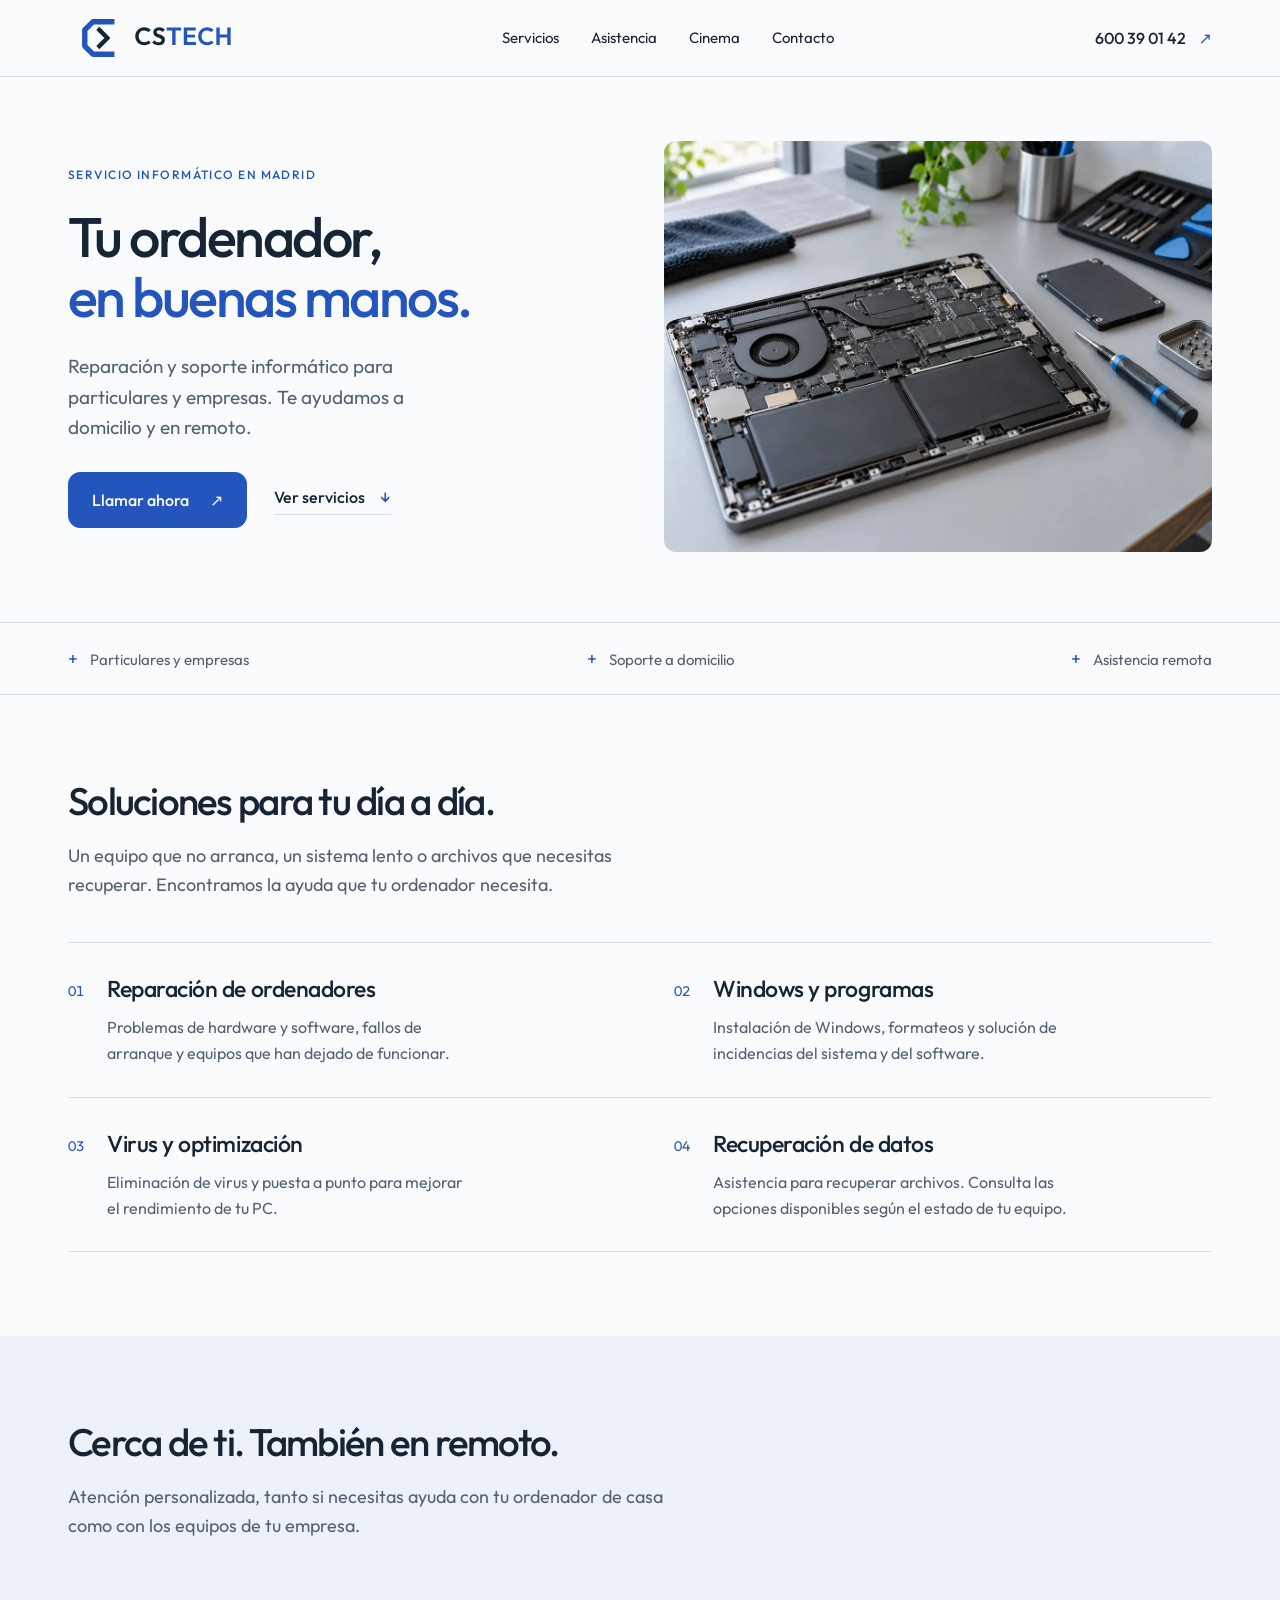
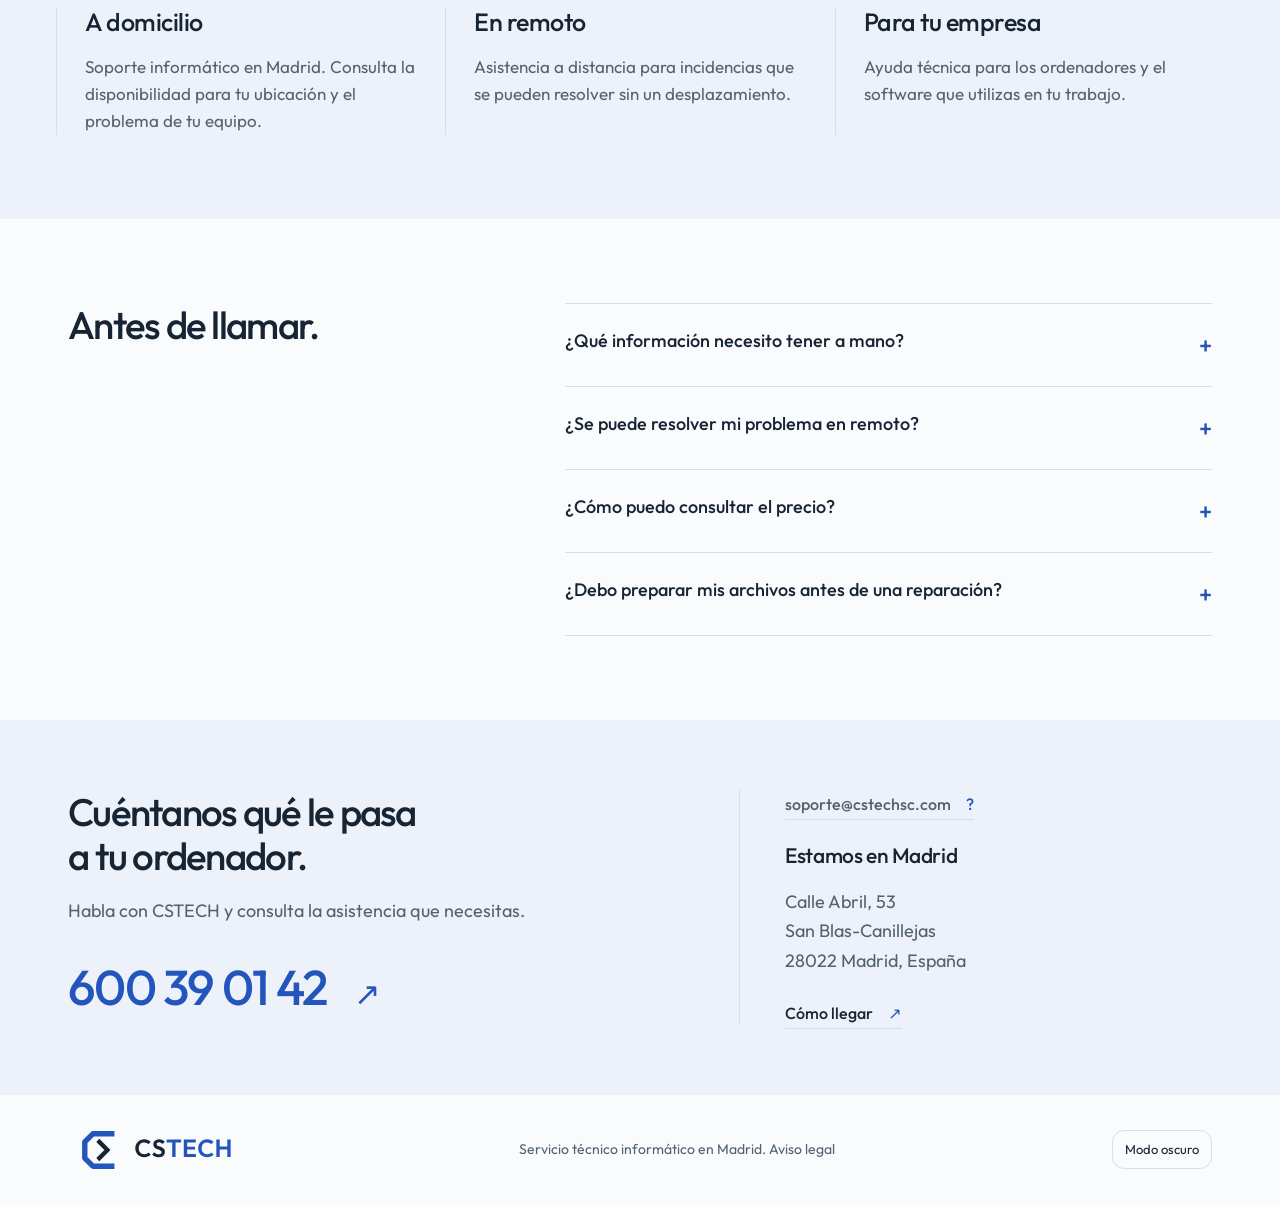
<file: index.html>
<!doctype html>
<html lang="es">
<head>
  <meta charset="UTF-8">
  <meta name="viewport" content="width=device-width, initial-scale=1">
  <title>CSTECH | Reparación de ordenadores y soporte informático en Madrid</title>
  <meta name="description" content="Servicio técnico informático en Madrid. Reparación de ordenadores, asistencia a domicilio y remota, instalación de Windows y recuperación de datos. Llama al 600 39 01 42.">
  <meta name="theme-color" content="#2355bc">
  <link rel="canonical" href="https://cstechsc.com/">
  <meta property="og:title" content="CSTECH | Tu ordenador, en buenas manos">
  <meta property="og:description" content="Reparación de ordenadores y soporte informático en Madrid. A domicilio y en remoto, para particulares y empresas.">
  <meta property="og:type" content="website">
  <meta property="og:url" content="https://cstechsc.com/">
  <meta property="og:image" content="https://cstechsc.com/images/reparacion.webp">
  <link rel="preload" as="image" href="/images/reparacion.webp" fetchpriority="high">
  <script type="application/ld+json">{"@context":"https://schema.org","@type":"LocalBusiness","name":"CSTECH","logo":"https://cstechsc.com/marca/logo-principal.png","url":"https://cstechsc.com/","telephone":"+34600390142","address":{"@type":"PostalAddress","streetAddress":"Calle Abril, 53","addressLocality":"Madrid","addressRegion":"Madrid","postalCode":"28022","addressCountry":"ES"},"areaServed":"Madrid","hasMap":"https://www.google.com/maps?cid=15562600973157201004","description":"Servicio técnico informático: reparación de ordenadores, soporte a domicilio y asistencia remota para particulares y empresas."}</script>
<link rel="icon" href="/favicon.svg" type="image/svg+xml"><link rel="apple-touch-icon" href="/apple-touch-icon.png">  <script type="module" crossorigin src="/assets/main-BhO9W3ni.js"></script>
  <link rel="stylesheet" crossorigin href="/assets/main-9bM_xtZb.css">
</head>
<body>
  <a class="skip-link" href="#contenido">Ir al contenido</a>
  <header class="site-header">
    <nav class="container nav-shell" aria-label="Navegación principal">
      <a class="wordmark" href="#" aria-label="CSTECH, inicio"><img class="brand-logo brand-logo-light" src="/marca/logo-principal.svg" alt="CSTECH" width="174" height="54"><img class="brand-logo brand-logo-dark" src="/marca/logo-inverso.svg" alt="CSTECH" width="174" height="54"></a>
      <button class="menu-toggle" type="button" aria-expanded="false" aria-controls="nav-links">Menú</button>
      <div id="nav-links" class="nav-links">
        <a href="#servicios">Servicios</a><a href="#asistencia">Asistencia</a><a href="/cinema/">Cinema</a><a href="#contacto">Contacto</a>
      </div>
      <a class="nav-phone" href="tel:+34600390142" aria-label="Llamar al 600 39 01 42">600 39 01 42 <span aria-hidden="true">↗</span></a>
    </nav>
  </header>
  <main id="contenido">
    <section class="hero container">
      <div class="row align-items-center g-5">
        <div class="col-md-6 hero-copy">
          <p class="eyebrow">Servicio informático en Madrid</p>
          <h1>Tu ordenador,<br><span>en buenas manos.</span></h1>
          <p class="hero-description">Reparación y soporte informático para particulares y empresas. Te ayudamos a domicilio y en remoto.</p>
          <div class="hero-actions"><a class="btn btn-primary" href="tel:+34600390142">Llamar ahora <span aria-hidden="true">↗</span></a><a class="text-link" href="#servicios">Ver servicios <span aria-hidden="true">↓</span></a></div>
        </div>
        <div class="col-md-6"><img class="hero-image" src="/images/reparacion.webp" alt="Imagen ilustrativa de un ordenador abierto sobre una mesa de reparación" width="1200" height="900" fetchpriority="high"></div>
      </div>
    </section>
    <div class="service-strip"><div class="container strip-content"><span>Particulares y empresas</span><span>Soporte a domicilio</span><span>Asistencia remota</span></div></div>
    <section id="servicios" class="section container">
      <h2>Soluciones para tu día a día.</h2>
      <p class="section-intro">Un equipo que no arranca, un sistema lento o archivos que necesitas recuperar. Encontramos la ayuda que tu ordenador necesita.</p>
      <div class="row g-0 services-grid">
        <article class="col-md-6 service-item"><span class="service-number" aria-hidden="true">01</span><div><h3>Reparación de ordenadores</h3><p>Problemas de hardware y software, fallos de arranque y equipos que han dejado de funcionar.</p></div></article>
        <article class="col-md-6 service-item"><span class="service-number" aria-hidden="true">02</span><div><h3>Windows y programas</h3><p>Instalación de Windows, formateos y solución de incidencias del sistema y del software.</p></div></article>
        <article class="col-md-6 service-item"><span class="service-number" aria-hidden="true">03</span><div><h3>Virus y optimización</h3><p>Eliminación de virus y puesta a punto para mejorar el rendimiento de tu PC.</p></div></article>
        <article class="col-md-6 service-item"><span class="service-number" aria-hidden="true">04</span><div><h3>Recuperación de datos</h3><p>Asistencia para recuperar archivos. Consulta las opciones disponibles según el estado de tu equipo.</p></div></article>
      </div>
    </section>
    <section id="asistencia" class="section assistance-section">
      <div class="container">
        <h2>Cerca de ti. También en remoto.</h2>
        <p class="section-intro">Atención personalizada, tanto si necesitas ayuda con tu ordenador de casa como con los equipos de tu empresa.</p>
        <div class="row g-4 assistance-options">
          <article class="col-md-4"><h3>A domicilio</h3><p>Soporte informático en Madrid. Consulta la disponibilidad para tu ubicación y el problema de tu equipo.</p></article>
          <article class="col-md-4"><h3>En remoto</h3><p>Asistencia a distancia para incidencias que se pueden resolver sin un desplazamiento.</p></article>
          <article class="col-md-4"><h3>Para tu empresa</h3><p>Ayuda técnica para los ordenadores y el software que utilizas en tu trabajo.</p></article>
        </div>
      </div>
    </section>
    <section class="section container faq-section">
      <h2>Antes de llamar.</h2>
      <div class="faq-list">
        <details><summary>¿Qué información necesito tener a mano?</summary><p>El modelo de tu ordenador y una descripción del fallo: qué ocurre, desde cuándo y si aparece algún mensaje de error.</p></details>
        <details><summary>¿Se puede resolver mi problema en remoto?</summary><p>Depende de la incidencia y de que el equipo pueda conectarse a Internet. Llámanos para consultar la modalidad de asistencia adecuada.</p></details>
        <details><summary>¿Cómo puedo consultar el precio?</summary><p>Contacta por teléfono y explica lo que necesitas. Consulta el precio y el alcance del servicio antes de solicitar la intervención.</p></details>
        <details><summary>¿Debo preparar mis archivos antes de una reparación?</summary><p>Si puedes acceder al equipo, guarda una copia de los archivos importantes. Si no puedes, indícalo al contactar y evita realizar cambios que puedan sobrescribirlos.</p></details>
      </div>
    </section>
    <section id="contacto" class="contact-section">
      <div class="container row-wrapper">
        <div class="row g-5 align-items-center">
          <div class="col-md-7"><h2>Cuéntanos qué le pasa<br>a tu ordenador.</h2><p>Habla con CSTECH y consulta la asistencia que necesitas.</p><a class="contact-number" href="tel:+34600390142" aria-label="Llamar al 600 39 01 42">600 39 01 42 <span aria-hidden="true">↗</span></a></div>
          <div class="col-md-5 contact-address"><p><a class="text-link" href="mailto:soporte@cstechsc.com">soporte@cstechsc.com <span aria-hidden="true">?</span></a></p><h3>Estamos en Madrid</h3><address>Calle Abril, 53<br>San Blas-Canillejas<br>28022 Madrid, España</address><a class="text-link" href="https://www.google.com/maps?cid=15562600973157201004" target="_blank" rel="noopener noreferrer">Cómo llegar <span aria-hidden="true">↗</span></a></div>
        </div>
      </div>
    </section>
  </main>
  <footer class="container site-footer"><a class="wordmark" href="#"><img class="brand-logo brand-logo-light" src="/marca/logo-principal.svg" alt="CSTECH" width="174" height="54"><img class="brand-logo brand-logo-dark" src="/marca/logo-inverso.svg" alt="CSTECH" width="174" height="54"></a><p>Servicio técnico informático en Madrid. <a href="/aviso-legal.html">Aviso legal</a></p><button id="theme-toggle" type="button" aria-pressed="false">Modo oscuro</button></footer>
</body>
</html>
</file>
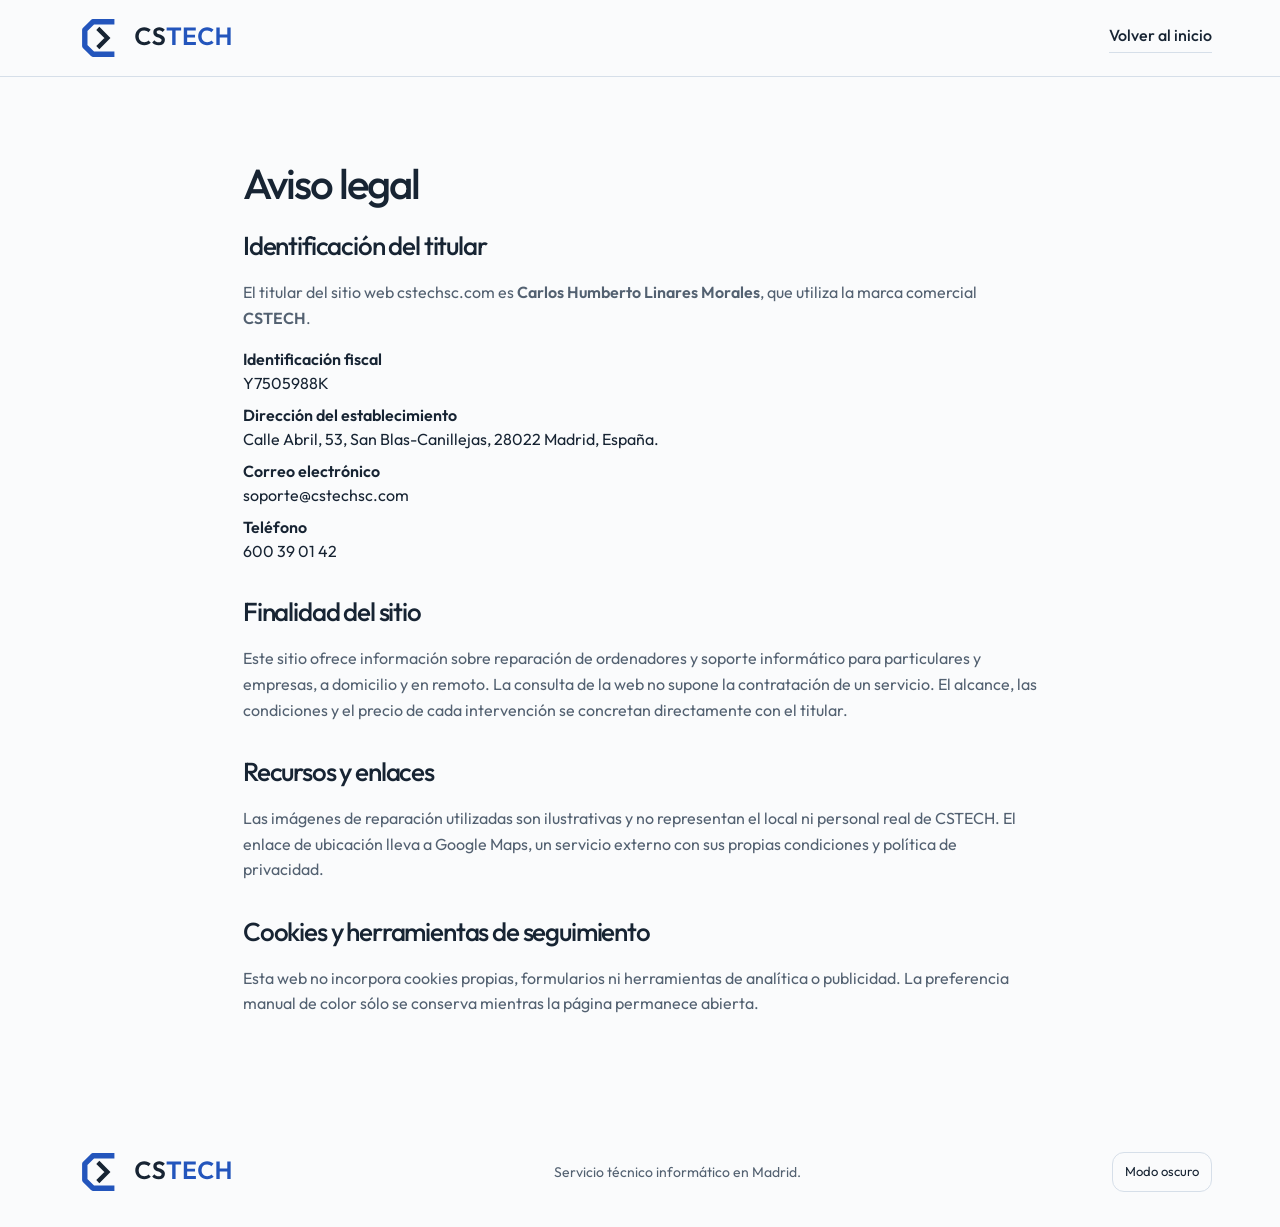
<file: aviso-legal.html>
<!doctype html>
<html lang="es"><head><meta charset="UTF-8"><meta name="viewport" content="width=device-width, initial-scale=1"><title>Aviso legal | CSTECH</title><meta name="robots" content="noindex,follow"><link rel="canonical" href="https://cstechsc.com/aviso-legal.html"><link rel="icon" href="/favicon.svg" type="image/svg+xml"><link rel="apple-touch-icon" href="/apple-touch-icon.png">  <script type="module" crossorigin src="/assets/main-BhO9W3ni.js"></script>
  <link rel="stylesheet" crossorigin href="/assets/main-9bM_xtZb.css">
</head>
<body><a class="skip-link" href="#contenido">Ir al contenido</a><header class="site-header"><nav class="container nav-shell" aria-label="Navegación principal"><a class="wordmark" href="/" aria-label="CSTECH, inicio"><img class="brand-logo brand-logo-light" src="/marca/logo-principal.svg" alt="CSTECH" width="174" height="54"><img class="brand-logo brand-logo-dark" src="/marca/logo-inverso.svg" alt="CSTECH" width="174" height="54"></a><a class="text-link" href="/">Volver al inicio</a></nav></header>
<main id="contenido" class="container section" style="max-width:850px"><h1 style="font-size:42px">Aviso legal</h1><h2 style="font-size:26px">Identificación del titular</h2><p>El titular del sitio web cstechsc.com es <strong>Carlos Humberto Linares Morales</strong>, que utiliza la marca comercial <strong>CSTECH</strong>.</p><dl><dt>Identificación fiscal</dt><dd>Y7505988K</dd><dt>Dirección del establecimiento</dt><dd>Calle Abril, 53, San Blas-Canillejas, 28022 Madrid, España.</dd><dt>Correo electrónico</dt><dd><a href="mailto:soporte@cstechsc.com">soporte@cstechsc.com</a></dd><dt>Teléfono</dt><dd><a href="tel:+34600390142">600 39 01 42</a></dd></dl>
<h2 style="font-size:26px;margin-top:34px">Finalidad del sitio</h2><p>Este sitio ofrece información sobre reparación de ordenadores y soporte informático para particulares y empresas, a domicilio y en remoto. La consulta de la web no supone la contratación de un servicio. El alcance, las condiciones y el precio de cada intervención se concretan directamente con el titular.</p><h2 style="font-size:26px;margin-top:34px">Recursos y enlaces</h2><p>Las imágenes de reparación utilizadas son ilustrativas y no representan el local ni personal real de CSTECH. El enlace de ubicación lleva a Google Maps, un servicio externo con sus propias condiciones y política de privacidad.</p><h2 style="font-size:26px;margin-top:34px">Cookies y herramientas de seguimiento</h2><p>Esta web no incorpora cookies propias, formularios ni herramientas de analítica o publicidad. La preferencia manual de color sólo se conserva mientras la página permanece abierta.</p></main>
<footer class="container site-footer"><a class="wordmark" href="/"><img class="brand-logo brand-logo-light" src="/marca/logo-principal.svg" alt="CSTECH" width="174" height="54"><img class="brand-logo brand-logo-dark" src="/marca/logo-inverso.svg" alt="CSTECH" width="174" height="54"></a><p>Servicio técnico informático en Madrid.</p><button id="theme-toggle" type="button" aria-pressed="false">Modo oscuro</button></footer></body></html>
</file>
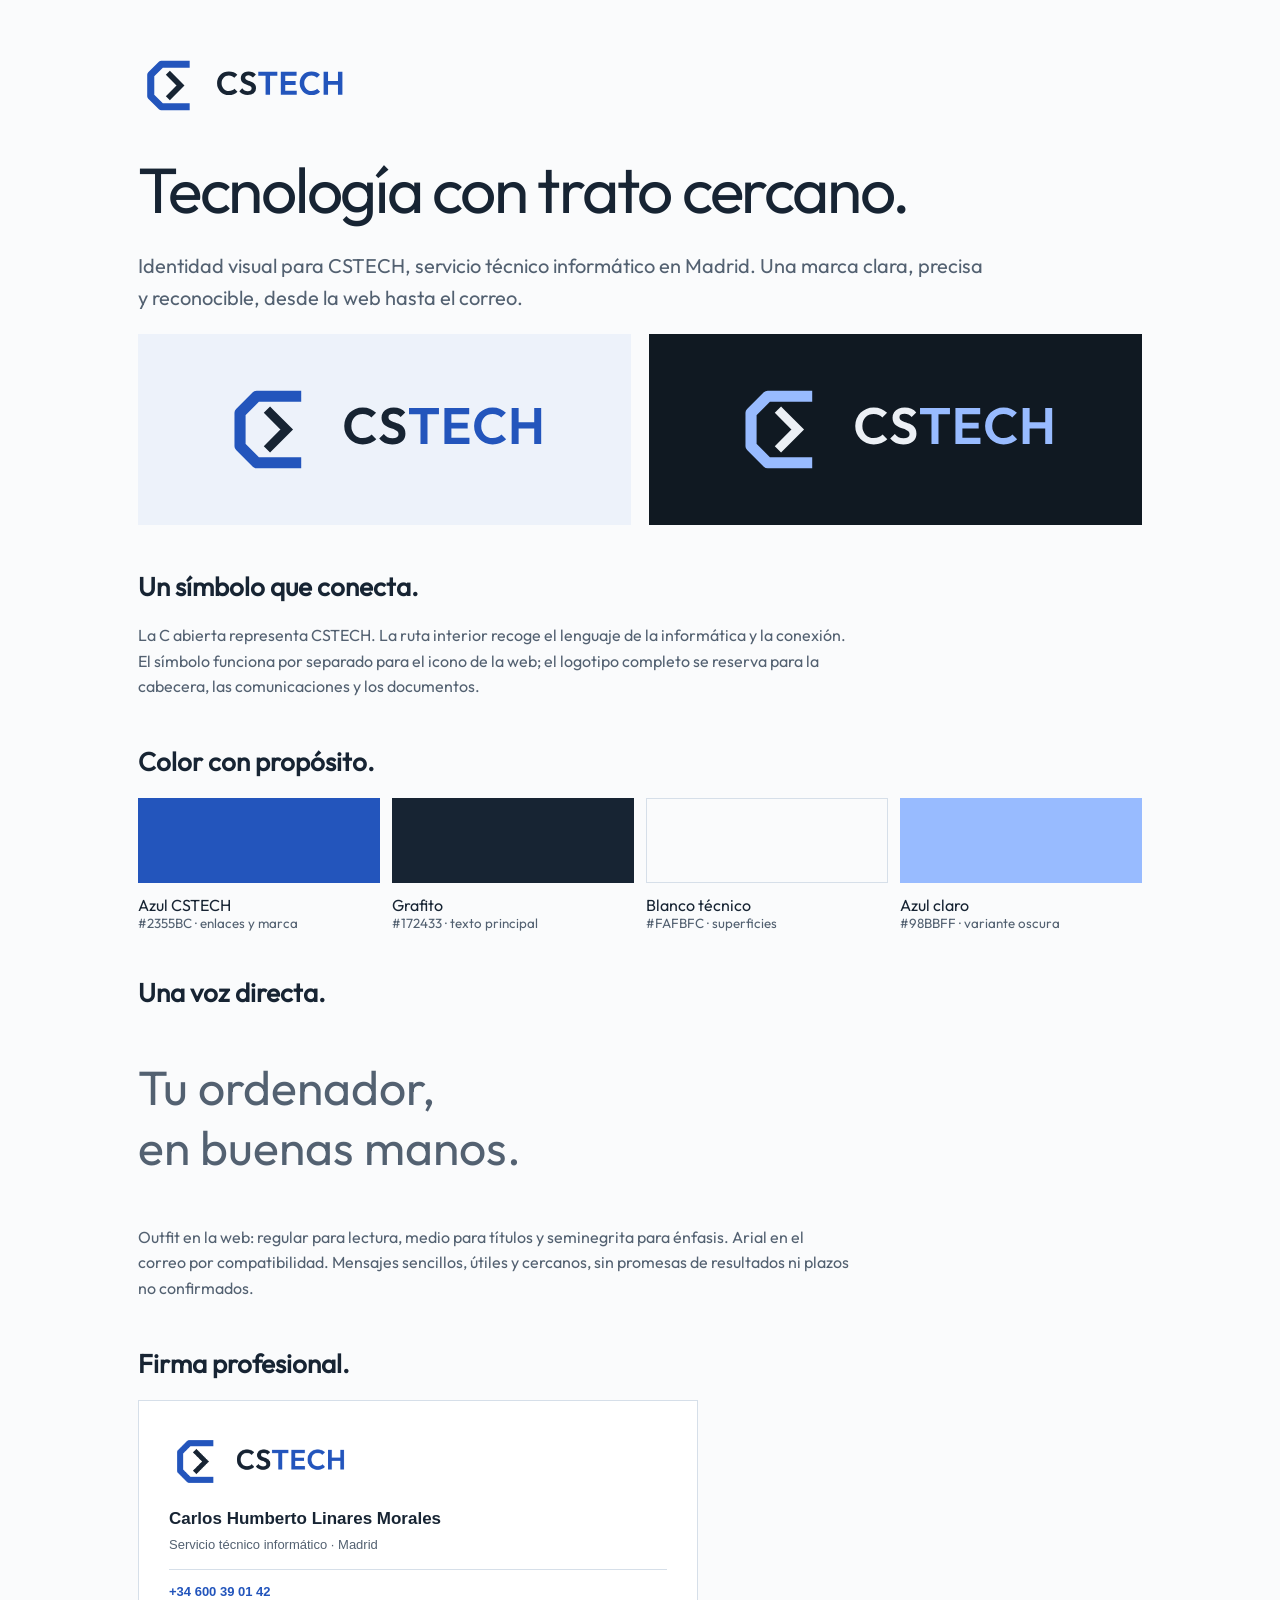
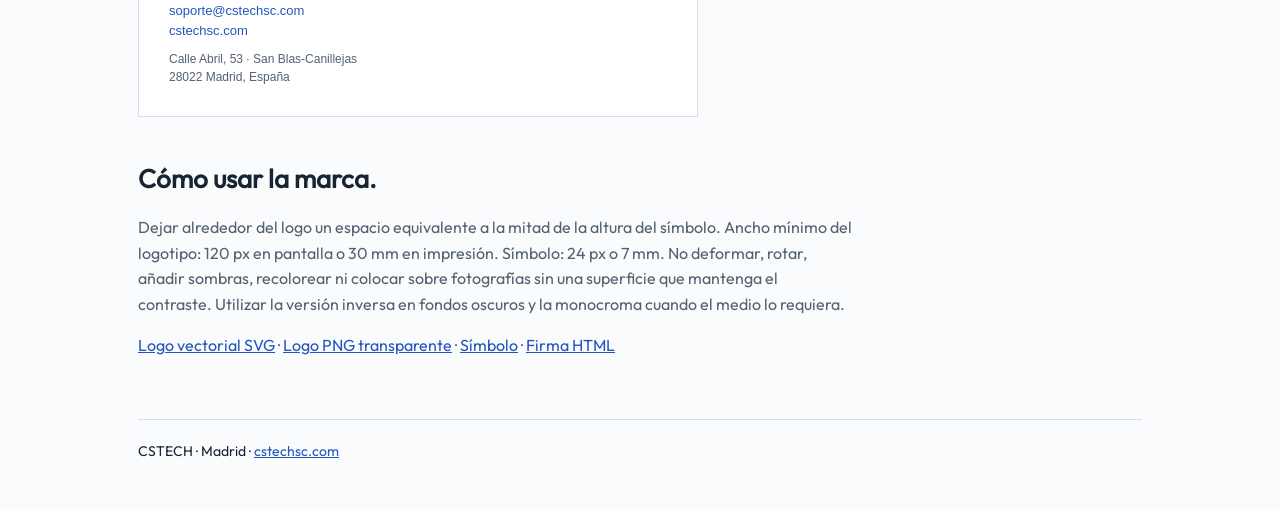
<file: marca/guia.html>
<!doctype html><html lang="es"><head><meta charset="utf-8"><meta name="viewport" content="width=device-width,initial-scale=1"><title>Identidad visual · CSTECH</title><style>@font-face{font-family:Outfit;src:url('outfit-regular.woff2')}*{box-sizing:border-box}body{margin:0;background:#fafbfc;color:#172433;font-family:Outfit,Arial,sans-serif}main{max-width:1060px;margin:auto;padding:50px 28px}h1{font-size:clamp(36px,6vw,64px);font-weight:500;letter-spacing:-.035em;margin:24px 0 14px}h2{font-size:26px;margin:45px 0 20px}p{color:#536171;line-height:1.6;max-width:65ch}a{color:#2355bc}.lead{font-size:20px}.logos{display:grid;grid-template-columns:1fr 1fr;gap:18px}.logo-box{padding:40px 24px;min-height:190px;display:flex;align-items:center;justify-content:center;background:#edf2fa}.logo-box.dark{background:#101922}.logo-box img{width:85%;max-width:330px}.palette{display:grid;grid-template-columns:repeat(4,1fr);gap:12px}.swatch{height:85px;margin-bottom:12px}.palette small{display:block;color:#536171}.specimen{font-size:clamp(26px,5vw,48px);line-height:1.25}.signature{background:#fff;padding:30px;max-width:560px;border:1px solid #d6dfe9}.footer{margin-top:60px;border-top:1px solid #d6dfe9;padding-top:22px;font-size:14px}@media(max-width:600px){main{padding:28px 20px}.logos{grid-template-columns:1fr}.palette{grid-template-columns:1fr 1fr}.signature{padding:20px}}</style></head><body><main><img src="logo-principal.svg" alt="CSTECH" width="210"><h1>Tecnología con trato cercano.</h1><p class="lead">Identidad visual para CSTECH, servicio técnico informático en Madrid. Una marca clara, precisa y reconocible, desde la web hasta el correo.</p><div class="logos"><div class="logo-box"><img src="logo-principal.svg" alt="Logotipo principal"></div><div class="logo-box dark"><img src="logo-inverso.svg" alt="Logotipo sobre fondo oscuro"></div></div><h2>Un símbolo que conecta.</h2><p>La C abierta representa CSTECH. La ruta interior recoge el lenguaje de la informática y la conexión. El símbolo funciona por separado para el icono de la web; el logotipo completo se reserva para la cabecera, las comunicaciones y los documentos.</p><h2>Color con propósito.</h2><div class="palette"><div><div class="swatch" style="background:#2355bc"></div>Azul CSTECH<small>#2355BC · enlaces y marca</small></div><div><div class="swatch" style="background:#172433"></div>Grafito<small>#172433 · texto principal</small></div><div><div class="swatch" style="background:#fafbfc;border:1px solid #d6dfe9"></div>Blanco técnico<small>#FAFBFC · superficies</small></div><div><div class="swatch" style="background:#98bbff"></div>Azul claro<small>#98BBFF · variante oscura</small></div></div><h2>Una voz directa.</h2><p class="specimen">Tu ordenador,<br>en buenas manos.</p><p>Outfit en la web: regular para lectura, medio para títulos y seminegrita para énfasis. Arial en el correo por compatibilidad. Mensajes sencillos, útiles y cercanos, sin promesas de resultados ni plazos no confirmados.</p><h2>Firma profesional.</h2><div class="signature"><table role="presentation" cellpadding="0" cellspacing="0" border="0" style="width:100%;max-width:500px;font-family:Arial,Helvetica,sans-serif;color:#172433;font-size:13px;line-height:1.5"><tr><td style="padding:0 0 14px"><a href="https://cstechsc.com" style="text-decoration:none"><img src="logo-correo.png" width="180" height="61" alt="CSTECH" style="display:block;width:180px;height:61px;border:0"></a></td></tr><tr><td style="padding:0 0 4px;font-size:17px;font-weight:bold;color:#172433">Carlos Humberto Linares Morales</td></tr><tr><td style="padding:0 0 14px;color:#536171;font-size:13px">Servicio técnico informático · Madrid</td></tr><tr><td style="border-top:1px solid #d6dfe9;padding:12px 0 0"><a href="tel:+34600390142" style="color:#2355bc;text-decoration:none;font-weight:bold">+34 600 39 01 42</a><br><a href="mailto:soporte@cstechsc.com" style="color:#2355bc;text-decoration:none">soporte@cstechsc.com</a><br><a href="https://cstechsc.com" style="color:#2355bc;text-decoration:none">cstechsc.com</a></td></tr><tr><td style="padding-top:10px;color:#536171;font-size:12px">Calle Abril, 53 · San Blas-Canillejas<br>28022 Madrid, España</td></tr></table></div><h2>Cómo usar la marca.</h2><p>Dejar alrededor del logo un espacio equivalente a la mitad de la altura del símbolo. Ancho mínimo del logotipo: 120 px en pantalla o 30 mm en impresión. Símbolo: 24 px o 7 mm. No deformar, rotar, añadir sombras, recolorear ni colocar sobre fotografías sin una superficie que mantenga el contraste. Utilizar la versión inversa en fondos oscuros y la monocroma cuando el medio lo requiera.</p><p><a href="logo-principal.svg" download>Logo vectorial SVG</a> · <a href="logo-principal.png" download>Logo PNG transparente</a> · <a href="simbolo-principal.png" download>Símbolo</a> · <a href="firma-correo.html" download>Firma HTML</a></p><div class="footer">CSTECH · Madrid · <a href="https://cstechsc.com">cstechsc.com</a></div></main></body></html>
</file>
<file: assets/main-9bM_xtZb.css>
@charset "UTF-8";:root,[data-bs-theme=light]{--bs-blue:#0d6efd;--bs-indigo:#6610f2;--bs-purple:#6f42c1;--bs-pink:#d63384;--bs-red:#dc3545;--bs-orange:#fd7e14;--bs-yellow:#ffc107;--bs-green:#198754;--bs-teal:#20c997;--bs-cyan:#0dcaf0;--bs-black:#000;--bs-white:#fff;--bs-gray:#6c757d;--bs-gray-dark:#343a40;--bs-gray-100:#f8f9fa;--bs-gray-200:#e9ecef;--bs-gray-300:#dee2e6;--bs-gray-400:#ced4da;--bs-gray-500:#adb5bd;--bs-gray-600:#6c757d;--bs-gray-700:#495057;--bs-gray-800:#343a40;--bs-gray-900:#212529;--bs-primary:#0d6efd;--bs-secondary:#6c757d;--bs-success:#198754;--bs-info:#0dcaf0;--bs-warning:#ffc107;--bs-danger:#dc3545;--bs-light:#f8f9fa;--bs-dark:#212529;--bs-primary-rgb:13,110,253;--bs-secondary-rgb:108,117,125;--bs-success-rgb:25,135,84;--bs-info-rgb:13,202,240;--bs-warning-rgb:255,193,7;--bs-danger-rgb:220,53,69;--bs-light-rgb:248,249,250;--bs-dark-rgb:33,37,41;--bs-primary-text-emphasis:#052c65;--bs-secondary-text-emphasis:#2b2f32;--bs-success-text-emphasis:#0a3622;--bs-info-text-emphasis:#055160;--bs-warning-text-emphasis:#664d03;--bs-danger-text-emphasis:#58151c;--bs-light-text-emphasis:#495057;--bs-dark-text-emphasis:#495057;--bs-primary-bg-subtle:#cfe2ff;--bs-secondary-bg-subtle:#e2e3e5;--bs-success-bg-subtle:#d1e7dd;--bs-info-bg-subtle:#cff4fc;--bs-warning-bg-subtle:#fff3cd;--bs-danger-bg-subtle:#f8d7da;--bs-light-bg-subtle:#fcfcfd;--bs-dark-bg-subtle:#ced4da;--bs-primary-border-subtle:#9ec5fe;--bs-secondary-border-subtle:#c4c8cb;--bs-success-border-subtle:#a3cfbb;--bs-info-border-subtle:#9eeaf9;--bs-warning-border-subtle:#ffe69c;--bs-danger-border-subtle:#f1aeb5;--bs-light-border-subtle:#e9ecef;--bs-dark-border-subtle:#adb5bd;--bs-white-rgb:255,255,255;--bs-black-rgb:0,0,0;--bs-font-sans-serif:system-ui,-apple-system,"Segoe UI",Roboto,"Helvetica Neue","Noto Sans","Liberation Sans",Arial,sans-serif,"Apple Color Emoji","Segoe UI Emoji","Segoe UI Symbol","Noto Color Emoji";--bs-font-monospace:SFMono-Regular,Menlo,Monaco,Consolas,"Liberation Mono","Courier New",monospace;--bs-gradient:linear-gradient(180deg, rgba(255, 255, 255, .15), rgba(255, 255, 255, 0));--bs-body-font-family:var(--bs-font-sans-serif);--bs-body-font-size:1rem;--bs-body-font-weight:400;--bs-body-line-height:1.5;--bs-body-color:#212529;--bs-body-color-rgb:33,37,41;--bs-body-bg:#fff;--bs-body-bg-rgb:255,255,255;--bs-emphasis-color:#000;--bs-emphasis-color-rgb:0,0,0;--bs-secondary-color:rgba(33, 37, 41, .75);--bs-secondary-color-rgb:33,37,41;--bs-secondary-bg:#e9ecef;--bs-secondary-bg-rgb:233,236,239;--bs-tertiary-color:rgba(33, 37, 41, .5);--bs-tertiary-color-rgb:33,37,41;--bs-tertiary-bg:#f8f9fa;--bs-tertiary-bg-rgb:248,249,250;--bs-heading-color:inherit;--bs-link-color:#0d6efd;--bs-link-color-rgb:13,110,253;--bs-link-decoration:underline;--bs-link-hover-color:#0a58ca;--bs-link-hover-color-rgb:10,88,202;--bs-code-color:#d63384;--bs-highlight-color:#212529;--bs-highlight-bg:#fff3cd;--bs-border-width:1px;--bs-border-style:solid;--bs-border-color:#dee2e6;--bs-border-color-translucent:rgba(0, 0, 0, .175);--bs-border-radius:.375rem;--bs-border-radius-sm:.25rem;--bs-border-radius-lg:.5rem;--bs-border-radius-xl:1rem;--bs-border-radius-xxl:2rem;--bs-border-radius-2xl:var(--bs-border-radius-xxl);--bs-border-radius-pill:50rem;--bs-box-shadow:0 .5rem 1rem rgba(0, 0, 0, .15);--bs-box-shadow-sm:0 .125rem .25rem rgba(0, 0, 0, .075);--bs-box-shadow-lg:0 1rem 3rem rgba(0, 0, 0, .175);--bs-box-shadow-inset:inset 0 1px 2px rgba(0, 0, 0, .075);--bs-focus-ring-width:.25rem;--bs-focus-ring-opacity:.25;--bs-focus-ring-color:rgba(13, 110, 253, .25);--bs-form-valid-color:#198754;--bs-form-valid-border-color:#198754;--bs-form-invalid-color:#dc3545;--bs-form-invalid-border-color:#dc3545}[data-bs-theme=dark]{color-scheme:dark;--bs-body-color:#dee2e6;--bs-body-color-rgb:222,226,230;--bs-body-bg:#212529;--bs-body-bg-rgb:33,37,41;--bs-emphasis-color:#fff;--bs-emphasis-color-rgb:255,255,255;--bs-secondary-color:rgba(222, 226, 230, .75);--bs-secondary-color-rgb:222,226,230;--bs-secondary-bg:#343a40;--bs-secondary-bg-rgb:52,58,64;--bs-tertiary-color:rgba(222, 226, 230, .5);--bs-tertiary-color-rgb:222,226,230;--bs-tertiary-bg:#2b3035;--bs-tertiary-bg-rgb:43,48,53;--bs-primary-text-emphasis:#6ea8fe;--bs-secondary-text-emphasis:#a7acb1;--bs-success-text-emphasis:#75b798;--bs-info-text-emphasis:#6edff6;--bs-warning-text-emphasis:#ffda6a;--bs-danger-text-emphasis:#ea868f;--bs-light-text-emphasis:#f8f9fa;--bs-dark-text-emphasis:#dee2e6;--bs-primary-bg-subtle:#031633;--bs-secondary-bg-subtle:#161719;--bs-success-bg-subtle:#051b11;--bs-info-bg-subtle:#032830;--bs-warning-bg-subtle:#332701;--bs-danger-bg-subtle:#2c0b0e;--bs-light-bg-subtle:#343a40;--bs-dark-bg-subtle:#1a1d20;--bs-primary-border-subtle:#084298;--bs-secondary-border-subtle:#41464b;--bs-success-border-subtle:#0f5132;--bs-info-border-subtle:#087990;--bs-warning-border-subtle:#997404;--bs-danger-border-subtle:#842029;--bs-light-border-subtle:#495057;--bs-dark-border-subtle:#343a40;--bs-heading-color:inherit;--bs-link-color:#6ea8fe;--bs-link-hover-color:#8bb9fe;--bs-link-color-rgb:110,168,254;--bs-link-hover-color-rgb:139,185,254;--bs-code-color:#e685b5;--bs-highlight-color:#dee2e6;--bs-highlight-bg:#664d03;--bs-border-color:#495057;--bs-border-color-translucent:rgba(255, 255, 255, .15);--bs-form-valid-color:#75b798;--bs-form-valid-border-color:#75b798;--bs-form-invalid-color:#ea868f;--bs-form-invalid-border-color:#ea868f}*,:after,:before{box-sizing:border-box}@media(prefers-reduced-motion:no-preference){:root{scroll-behavior:smooth}}body{margin:0;font-family:var(--bs-body-font-family);font-size:var(--bs-body-font-size);font-weight:var(--bs-body-font-weight);line-height:var(--bs-body-line-height);color:var(--bs-body-color);text-align:var(--bs-body-text-align);background-color:var(--bs-body-bg);-webkit-text-size-adjust:100%;-webkit-tap-highlight-color:transparent}hr{margin:1rem 0;color:inherit;border:0;border-top:var(--bs-border-width) solid;opacity:.25}.h1,.h2,.h3,.h4,.h5,.h6,h1,h2,h3,h4,h5,h6{margin-top:0;margin-bottom:.5rem;font-weight:500;line-height:1.2;color:var(--bs-heading-color)}.h1,h1{font-size:calc(1.375rem + 1.5vw)}@media(min-width:1200px){.h1,h1{font-size:2.5rem}}.h2,h2{font-size:calc(1.325rem + .9vw)}@media(min-width:1200px){.h2,h2{font-size:2rem}}.h3,h3{font-size:calc(1.3rem + .6vw)}@media(min-width:1200px){.h3,h3{font-size:1.75rem}}.h4,h4{font-size:calc(1.275rem + .3vw)}@media(min-width:1200px){.h4,h4{font-size:1.5rem}}.h5,h5{font-size:1.25rem}.h6,h6{font-size:1rem}p{margin-top:0;margin-bottom:1rem}abbr[title]{-webkit-text-decoration:underline dotted;text-decoration:underline dotted;cursor:help;-webkit-text-decoration-skip-ink:none;text-decoration-skip-ink:none}address{margin-bottom:1rem;font-style:normal;line-height:inherit}ol,ul{padding-left:2rem}dl,ol,ul{margin-top:0;margin-bottom:1rem}ol ol,ol ul,ul ol,ul ul{margin-bottom:0}dt{font-weight:700}dd{margin-bottom:.5rem;margin-left:0}blockquote{margin:0 0 1rem}b,strong{font-weight:bolder}.small,small{font-size:.875em}.mark,mark{padding:.1875em;color:var(--bs-highlight-color);background-color:var(--bs-highlight-bg)}sub,sup{position:relative;font-size:.75em;line-height:0;vertical-align:baseline}sub{bottom:-.25em}sup{top:-.5em}a{color:rgba(var(--bs-link-color-rgb),var(--bs-link-opacity,1));text-decoration:underline}a:hover{--bs-link-color-rgb:var(--bs-link-hover-color-rgb)}a:not([href]):not([class]),a:not([href]):not([class]):hover{color:inherit;text-decoration:none}code,kbd,pre,samp{font-family:var(--bs-font-monospace);font-size:1em}pre{display:block;margin-top:0;margin-bottom:1rem;overflow:auto;font-size:.875em}pre code{font-size:inherit;color:inherit;word-break:normal}code{font-size:.875em;color:var(--bs-code-color);word-wrap:break-word}a>code{color:inherit}kbd{padding:.1875rem .375rem;font-size:.875em;color:var(--bs-body-bg);background-color:var(--bs-body-color);border-radius:.25rem}kbd kbd{padding:0;font-size:1em}figure{margin:0 0 1rem}img,svg{vertical-align:middle}table{caption-side:bottom;border-collapse:collapse}caption{padding-top:.5rem;padding-bottom:.5rem;color:var(--bs-secondary-color);text-align:left}th{text-align:inherit;text-align:-webkit-match-parent}tbody,td,tfoot,th,thead,tr{border-color:inherit;border-style:solid;border-width:0}label{display:inline-block}button{border-radius:0}button:focus:not(:focus-visible){outline:0}button,input,optgroup,select,textarea{margin:0;font-family:inherit;font-size:inherit;line-height:inherit}button,select{text-transform:none}[role=button]{cursor:pointer}select{word-wrap:normal}select:disabled{opacity:1}[list]:not([type=date]):not([type=datetime-local]):not([type=month]):not([type=week]):not([type=time])::-webkit-calendar-picker-indicator{display:none!important}[type=button],[type=reset],[type=submit],button{-webkit-appearance:button}[type=button]:not(:disabled),[type=reset]:not(:disabled),[type=submit]:not(:disabled),button:not(:disabled){cursor:pointer}::-moz-focus-inner{padding:0;border-style:none}textarea{resize:vertical}fieldset{min-width:0;padding:0;margin:0;border:0}legend{float:left;width:100%;padding:0;margin-bottom:.5rem;line-height:inherit;font-size:calc(1.275rem + .3vw)}@media(min-width:1200px){legend{font-size:1.5rem}}legend+*{clear:left}::-webkit-datetime-edit-day-field,::-webkit-datetime-edit-fields-wrapper,::-webkit-datetime-edit-hour-field,::-webkit-datetime-edit-minute,::-webkit-datetime-edit-month-field,::-webkit-datetime-edit-text,::-webkit-datetime-edit-year-field{padding:0}::-webkit-inner-spin-button{height:auto}[type=search]{-webkit-appearance:textfield;outline-offset:-2px}[type=search]::-webkit-search-cancel-button{cursor:pointer;filter:grayscale(1)}::-webkit-search-decoration{-webkit-appearance:none}::-webkit-color-swatch-wrapper{padding:0}::-webkit-file-upload-button{font:inherit;-webkit-appearance:button}::file-selector-button{font:inherit;-webkit-appearance:button}output{display:inline-block}iframe{border:0}summary{display:list-item;cursor:pointer}progress{vertical-align:baseline}[hidden]{display:none!important}.lead{font-size:1.25rem;font-weight:300}.display-1{font-weight:300;line-height:1.2;font-size:calc(1.625rem + 4.5vw)}@media(min-width:1200px){.display-1{font-size:5rem}}.display-2{font-weight:300;line-height:1.2;font-size:calc(1.575rem + 3.9vw)}@media(min-width:1200px){.display-2{font-size:4.5rem}}.display-3{font-weight:300;line-height:1.2;font-size:calc(1.525rem + 3.3vw)}@media(min-width:1200px){.display-3{font-size:4rem}}.display-4{font-weight:300;line-height:1.2;font-size:calc(1.475rem + 2.7vw)}@media(min-width:1200px){.display-4{font-size:3.5rem}}.display-5{font-weight:300;line-height:1.2;font-size:calc(1.425rem + 2.1vw)}@media(min-width:1200px){.display-5{font-size:3rem}}.display-6{font-weight:300;line-height:1.2;font-size:calc(1.375rem + 1.5vw)}@media(min-width:1200px){.display-6{font-size:2.5rem}}.list-unstyled,.list-inline{padding-left:0;list-style:none}.list-inline-item{display:inline-block}.list-inline-item:not(:last-child){margin-right:.5rem}.initialism{font-size:.875em;text-transform:uppercase}.blockquote{margin-bottom:1rem;font-size:1.25rem}.blockquote>:last-child{margin-bottom:0}.blockquote-footer{margin-top:-1rem;margin-bottom:1rem;font-size:.875em;color:#6c757d}.blockquote-footer:before{content:"— "}.img-fluid{max-width:100%;height:auto}.img-thumbnail{padding:.25rem;background-color:var(--bs-body-bg);border:var(--bs-border-width) solid var(--bs-border-color);border-radius:var(--bs-border-radius);max-width:100%;height:auto}.figure{display:inline-block}.figure-img{margin-bottom:.5rem;line-height:1}.figure-caption{font-size:.875em;color:var(--bs-secondary-color)}.container,.container-fluid,.container-lg,.container-md,.container-sm,.container-xl,.container-xxl{--bs-gutter-x:1.5rem;--bs-gutter-y:0;width:100%;padding-right:calc(var(--bs-gutter-x) * .5);padding-left:calc(var(--bs-gutter-x) * .5);margin-right:auto;margin-left:auto}@media(min-width:576px){.container,.container-sm{max-width:540px}}@media(min-width:768px){.container,.container-md,.container-sm{max-width:720px}}@media(min-width:992px){.container,.container-lg,.container-md,.container-sm{max-width:960px}}@media(min-width:1200px){.container,.container-lg,.container-md,.container-sm,.container-xl{max-width:1140px}}@media(min-width:1400px){.container,.container-lg,.container-md,.container-sm,.container-xl,.container-xxl{max-width:1320px}}:root{--bs-breakpoint-xs:0;--bs-breakpoint-sm:576px;--bs-breakpoint-md:768px;--bs-breakpoint-lg:992px;--bs-breakpoint-xl:1200px;--bs-breakpoint-xxl:1400px}.row{--bs-gutter-x:1.5rem;--bs-gutter-y:0;display:flex;flex-wrap:wrap;margin-top:calc(-1 * var(--bs-gutter-y));margin-right:calc(-.5 * var(--bs-gutter-x));margin-left:calc(-.5 * var(--bs-gutter-x))}.row>*{flex-shrink:0;width:100%;max-width:100%;padding-right:calc(var(--bs-gutter-x) * .5);padding-left:calc(var(--bs-gutter-x) * .5);margin-top:var(--bs-gutter-y)}.col{flex:1 0 0}.row-cols-auto>*{flex:0 0 auto;width:auto}.row-cols-1>*{flex:0 0 auto;width:100%}.row-cols-2>*{flex:0 0 auto;width:50%}.row-cols-3>*{flex:0 0 auto;width:33.33333333%}.row-cols-4>*{flex:0 0 auto;width:25%}.row-cols-5>*{flex:0 0 auto;width:20%}.row-cols-6>*{flex:0 0 auto;width:16.66666667%}.col-auto{flex:0 0 auto;width:auto}.col-1{flex:0 0 auto;width:8.33333333%}.col-2{flex:0 0 auto;width:16.66666667%}.col-3{flex:0 0 auto;width:25%}.col-4{flex:0 0 auto;width:33.33333333%}.col-5{flex:0 0 auto;width:41.66666667%}.col-6{flex:0 0 auto;width:50%}.col-7{flex:0 0 auto;width:58.33333333%}.col-8{flex:0 0 auto;width:66.66666667%}.col-9{flex:0 0 auto;width:75%}.col-10{flex:0 0 auto;width:83.33333333%}.col-11{flex:0 0 auto;width:91.66666667%}.col-12{flex:0 0 auto;width:100%}.offset-1{margin-left:8.33333333%}.offset-2{margin-left:16.66666667%}.offset-3{margin-left:25%}.offset-4{margin-left:33.33333333%}.offset-5{margin-left:41.66666667%}.offset-6{margin-left:50%}.offset-7{margin-left:58.33333333%}.offset-8{margin-left:66.66666667%}.offset-9{margin-left:75%}.offset-10{margin-left:83.33333333%}.offset-11{margin-left:91.66666667%}.g-0,.gx-0{--bs-gutter-x:0}.g-0,.gy-0{--bs-gutter-y:0}.g-1,.gx-1{--bs-gutter-x:.25rem}.g-1,.gy-1{--bs-gutter-y:.25rem}.g-2,.gx-2{--bs-gutter-x:.5rem}.g-2,.gy-2{--bs-gutter-y:.5rem}.g-3,.gx-3{--bs-gutter-x:1rem}.g-3,.gy-3{--bs-gutter-y:1rem}.g-4,.gx-4{--bs-gutter-x:1.5rem}.g-4,.gy-4{--bs-gutter-y:1.5rem}.g-5,.gx-5{--bs-gutter-x:3rem}.g-5,.gy-5{--bs-gutter-y:3rem}@media(min-width:576px){.col-sm{flex:1 0 0}.row-cols-sm-auto>*{flex:0 0 auto;width:auto}.row-cols-sm-1>*{flex:0 0 auto;width:100%}.row-cols-sm-2>*{flex:0 0 auto;width:50%}.row-cols-sm-3>*{flex:0 0 auto;width:33.33333333%}.row-cols-sm-4>*{flex:0 0 auto;width:25%}.row-cols-sm-5>*{flex:0 0 auto;width:20%}.row-cols-sm-6>*{flex:0 0 auto;width:16.66666667%}.col-sm-auto{flex:0 0 auto;width:auto}.col-sm-1{flex:0 0 auto;width:8.33333333%}.col-sm-2{flex:0 0 auto;width:16.66666667%}.col-sm-3{flex:0 0 auto;width:25%}.col-sm-4{flex:0 0 auto;width:33.33333333%}.col-sm-5{flex:0 0 auto;width:41.66666667%}.col-sm-6{flex:0 0 auto;width:50%}.col-sm-7{flex:0 0 auto;width:58.33333333%}.col-sm-8{flex:0 0 auto;width:66.66666667%}.col-sm-9{flex:0 0 auto;width:75%}.col-sm-10{flex:0 0 auto;width:83.33333333%}.col-sm-11{flex:0 0 auto;width:91.66666667%}.col-sm-12{flex:0 0 auto;width:100%}.offset-sm-0{margin-left:0}.offset-sm-1{margin-left:8.33333333%}.offset-sm-2{margin-left:16.66666667%}.offset-sm-3{margin-left:25%}.offset-sm-4{margin-left:33.33333333%}.offset-sm-5{margin-left:41.66666667%}.offset-sm-6{margin-left:50%}.offset-sm-7{margin-left:58.33333333%}.offset-sm-8{margin-left:66.66666667%}.offset-sm-9{margin-left:75%}.offset-sm-10{margin-left:83.33333333%}.offset-sm-11{margin-left:91.66666667%}.g-sm-0,.gx-sm-0{--bs-gutter-x:0}.g-sm-0,.gy-sm-0{--bs-gutter-y:0}.g-sm-1,.gx-sm-1{--bs-gutter-x:.25rem}.g-sm-1,.gy-sm-1{--bs-gutter-y:.25rem}.g-sm-2,.gx-sm-2{--bs-gutter-x:.5rem}.g-sm-2,.gy-sm-2{--bs-gutter-y:.5rem}.g-sm-3,.gx-sm-3{--bs-gutter-x:1rem}.g-sm-3,.gy-sm-3{--bs-gutter-y:1rem}.g-sm-4,.gx-sm-4{--bs-gutter-x:1.5rem}.g-sm-4,.gy-sm-4{--bs-gutter-y:1.5rem}.g-sm-5,.gx-sm-5{--bs-gutter-x:3rem}.g-sm-5,.gy-sm-5{--bs-gutter-y:3rem}}@media(min-width:768px){.col-md{flex:1 0 0}.row-cols-md-auto>*{flex:0 0 auto;width:auto}.row-cols-md-1>*{flex:0 0 auto;width:100%}.row-cols-md-2>*{flex:0 0 auto;width:50%}.row-cols-md-3>*{flex:0 0 auto;width:33.33333333%}.row-cols-md-4>*{flex:0 0 auto;width:25%}.row-cols-md-5>*{flex:0 0 auto;width:20%}.row-cols-md-6>*{flex:0 0 auto;width:16.66666667%}.col-md-auto{flex:0 0 auto;width:auto}.col-md-1{flex:0 0 auto;width:8.33333333%}.col-md-2{flex:0 0 auto;width:16.66666667%}.col-md-3{flex:0 0 auto;width:25%}.col-md-4{flex:0 0 auto;width:33.33333333%}.col-md-5{flex:0 0 auto;width:41.66666667%}.col-md-6{flex:0 0 auto;width:50%}.col-md-7{flex:0 0 auto;width:58.33333333%}.col-md-8{flex:0 0 auto;width:66.66666667%}.col-md-9{flex:0 0 auto;width:75%}.col-md-10{flex:0 0 auto;width:83.33333333%}.col-md-11{flex:0 0 auto;width:91.66666667%}.col-md-12{flex:0 0 auto;width:100%}.offset-md-0{margin-left:0}.offset-md-1{margin-left:8.33333333%}.offset-md-2{margin-left:16.66666667%}.offset-md-3{margin-left:25%}.offset-md-4{margin-left:33.33333333%}.offset-md-5{margin-left:41.66666667%}.offset-md-6{margin-left:50%}.offset-md-7{margin-left:58.33333333%}.offset-md-8{margin-left:66.66666667%}.offset-md-9{margin-left:75%}.offset-md-10{margin-left:83.33333333%}.offset-md-11{margin-left:91.66666667%}.g-md-0,.gx-md-0{--bs-gutter-x:0}.g-md-0,.gy-md-0{--bs-gutter-y:0}.g-md-1,.gx-md-1{--bs-gutter-x:.25rem}.g-md-1,.gy-md-1{--bs-gutter-y:.25rem}.g-md-2,.gx-md-2{--bs-gutter-x:.5rem}.g-md-2,.gy-md-2{--bs-gutter-y:.5rem}.g-md-3,.gx-md-3{--bs-gutter-x:1rem}.g-md-3,.gy-md-3{--bs-gutter-y:1rem}.g-md-4,.gx-md-4{--bs-gutter-x:1.5rem}.g-md-4,.gy-md-4{--bs-gutter-y:1.5rem}.g-md-5,.gx-md-5{--bs-gutter-x:3rem}.g-md-5,.gy-md-5{--bs-gutter-y:3rem}}@media(min-width:992px){.col-lg{flex:1 0 0}.row-cols-lg-auto>*{flex:0 0 auto;width:auto}.row-cols-lg-1>*{flex:0 0 auto;width:100%}.row-cols-lg-2>*{flex:0 0 auto;width:50%}.row-cols-lg-3>*{flex:0 0 auto;width:33.33333333%}.row-cols-lg-4>*{flex:0 0 auto;width:25%}.row-cols-lg-5>*{flex:0 0 auto;width:20%}.row-cols-lg-6>*{flex:0 0 auto;width:16.66666667%}.col-lg-auto{flex:0 0 auto;width:auto}.col-lg-1{flex:0 0 auto;width:8.33333333%}.col-lg-2{flex:0 0 auto;width:16.66666667%}.col-lg-3{flex:0 0 auto;width:25%}.col-lg-4{flex:0 0 auto;width:33.33333333%}.col-lg-5{flex:0 0 auto;width:41.66666667%}.col-lg-6{flex:0 0 auto;width:50%}.col-lg-7{flex:0 0 auto;width:58.33333333%}.col-lg-8{flex:0 0 auto;width:66.66666667%}.col-lg-9{flex:0 0 auto;width:75%}.col-lg-10{flex:0 0 auto;width:83.33333333%}.col-lg-11{flex:0 0 auto;width:91.66666667%}.col-lg-12{flex:0 0 auto;width:100%}.offset-lg-0{margin-left:0}.offset-lg-1{margin-left:8.33333333%}.offset-lg-2{margin-left:16.66666667%}.offset-lg-3{margin-left:25%}.offset-lg-4{margin-left:33.33333333%}.offset-lg-5{margin-left:41.66666667%}.offset-lg-6{margin-left:50%}.offset-lg-7{margin-left:58.33333333%}.offset-lg-8{margin-left:66.66666667%}.offset-lg-9{margin-left:75%}.offset-lg-10{margin-left:83.33333333%}.offset-lg-11{margin-left:91.66666667%}.g-lg-0,.gx-lg-0{--bs-gutter-x:0}.g-lg-0,.gy-lg-0{--bs-gutter-y:0}.g-lg-1,.gx-lg-1{--bs-gutter-x:.25rem}.g-lg-1,.gy-lg-1{--bs-gutter-y:.25rem}.g-lg-2,.gx-lg-2{--bs-gutter-x:.5rem}.g-lg-2,.gy-lg-2{--bs-gutter-y:.5rem}.g-lg-3,.gx-lg-3{--bs-gutter-x:1rem}.g-lg-3,.gy-lg-3{--bs-gutter-y:1rem}.g-lg-4,.gx-lg-4{--bs-gutter-x:1.5rem}.g-lg-4,.gy-lg-4{--bs-gutter-y:1.5rem}.g-lg-5,.gx-lg-5{--bs-gutter-x:3rem}.g-lg-5,.gy-lg-5{--bs-gutter-y:3rem}}@media(min-width:1200px){.col-xl{flex:1 0 0}.row-cols-xl-auto>*{flex:0 0 auto;width:auto}.row-cols-xl-1>*{flex:0 0 auto;width:100%}.row-cols-xl-2>*{flex:0 0 auto;width:50%}.row-cols-xl-3>*{flex:0 0 auto;width:33.33333333%}.row-cols-xl-4>*{flex:0 0 auto;width:25%}.row-cols-xl-5>*{flex:0 0 auto;width:20%}.row-cols-xl-6>*{flex:0 0 auto;width:16.66666667%}.col-xl-auto{flex:0 0 auto;width:auto}.col-xl-1{flex:0 0 auto;width:8.33333333%}.col-xl-2{flex:0 0 auto;width:16.66666667%}.col-xl-3{flex:0 0 auto;width:25%}.col-xl-4{flex:0 0 auto;width:33.33333333%}.col-xl-5{flex:0 0 auto;width:41.66666667%}.col-xl-6{flex:0 0 auto;width:50%}.col-xl-7{flex:0 0 auto;width:58.33333333%}.col-xl-8{flex:0 0 auto;width:66.66666667%}.col-xl-9{flex:0 0 auto;width:75%}.col-xl-10{flex:0 0 auto;width:83.33333333%}.col-xl-11{flex:0 0 auto;width:91.66666667%}.col-xl-12{flex:0 0 auto;width:100%}.offset-xl-0{margin-left:0}.offset-xl-1{margin-left:8.33333333%}.offset-xl-2{margin-left:16.66666667%}.offset-xl-3{margin-left:25%}.offset-xl-4{margin-left:33.33333333%}.offset-xl-5{margin-left:41.66666667%}.offset-xl-6{margin-left:50%}.offset-xl-7{margin-left:58.33333333%}.offset-xl-8{margin-left:66.66666667%}.offset-xl-9{margin-left:75%}.offset-xl-10{margin-left:83.33333333%}.offset-xl-11{margin-left:91.66666667%}.g-xl-0,.gx-xl-0{--bs-gutter-x:0}.g-xl-0,.gy-xl-0{--bs-gutter-y:0}.g-xl-1,.gx-xl-1{--bs-gutter-x:.25rem}.g-xl-1,.gy-xl-1{--bs-gutter-y:.25rem}.g-xl-2,.gx-xl-2{--bs-gutter-x:.5rem}.g-xl-2,.gy-xl-2{--bs-gutter-y:.5rem}.g-xl-3,.gx-xl-3{--bs-gutter-x:1rem}.g-xl-3,.gy-xl-3{--bs-gutter-y:1rem}.g-xl-4,.gx-xl-4{--bs-gutter-x:1.5rem}.g-xl-4,.gy-xl-4{--bs-gutter-y:1.5rem}.g-xl-5,.gx-xl-5{--bs-gutter-x:3rem}.g-xl-5,.gy-xl-5{--bs-gutter-y:3rem}}@media(min-width:1400px){.col-xxl{flex:1 0 0}.row-cols-xxl-auto>*{flex:0 0 auto;width:auto}.row-cols-xxl-1>*{flex:0 0 auto;width:100%}.row-cols-xxl-2>*{flex:0 0 auto;width:50%}.row-cols-xxl-3>*{flex:0 0 auto;width:33.33333333%}.row-cols-xxl-4>*{flex:0 0 auto;width:25%}.row-cols-xxl-5>*{flex:0 0 auto;width:20%}.row-cols-xxl-6>*{flex:0 0 auto;width:16.66666667%}.col-xxl-auto{flex:0 0 auto;width:auto}.col-xxl-1{flex:0 0 auto;width:8.33333333%}.col-xxl-2{flex:0 0 auto;width:16.66666667%}.col-xxl-3{flex:0 0 auto;width:25%}.col-xxl-4{flex:0 0 auto;width:33.33333333%}.col-xxl-5{flex:0 0 auto;width:41.66666667%}.col-xxl-6{flex:0 0 auto;width:50%}.col-xxl-7{flex:0 0 auto;width:58.33333333%}.col-xxl-8{flex:0 0 auto;width:66.66666667%}.col-xxl-9{flex:0 0 auto;width:75%}.col-xxl-10{flex:0 0 auto;width:83.33333333%}.col-xxl-11{flex:0 0 auto;width:91.66666667%}.col-xxl-12{flex:0 0 auto;width:100%}.offset-xxl-0{margin-left:0}.offset-xxl-1{margin-left:8.33333333%}.offset-xxl-2{margin-left:16.66666667%}.offset-xxl-3{margin-left:25%}.offset-xxl-4{margin-left:33.33333333%}.offset-xxl-5{margin-left:41.66666667%}.offset-xxl-6{margin-left:50%}.offset-xxl-7{margin-left:58.33333333%}.offset-xxl-8{margin-left:66.66666667%}.offset-xxl-9{margin-left:75%}.offset-xxl-10{margin-left:83.33333333%}.offset-xxl-11{margin-left:91.66666667%}.g-xxl-0,.gx-xxl-0{--bs-gutter-x:0}.g-xxl-0,.gy-xxl-0{--bs-gutter-y:0}.g-xxl-1,.gx-xxl-1{--bs-gutter-x:.25rem}.g-xxl-1,.gy-xxl-1{--bs-gutter-y:.25rem}.g-xxl-2,.gx-xxl-2{--bs-gutter-x:.5rem}.g-xxl-2,.gy-xxl-2{--bs-gutter-y:.5rem}.g-xxl-3,.gx-xxl-3{--bs-gutter-x:1rem}.g-xxl-3,.gy-xxl-3{--bs-gutter-y:1rem}.g-xxl-4,.gx-xxl-4{--bs-gutter-x:1.5rem}.g-xxl-4,.gy-xxl-4{--bs-gutter-y:1.5rem}.g-xxl-5,.gx-xxl-5{--bs-gutter-x:3rem}.g-xxl-5,.gy-xxl-5{--bs-gutter-y:3rem}}.table{--bs-table-color-type:initial;--bs-table-bg-type:initial;--bs-table-color-state:initial;--bs-table-bg-state:initial;--bs-table-color:var(--bs-emphasis-color);--bs-table-bg:var(--bs-body-bg);--bs-table-border-color:var(--bs-border-color);--bs-table-accent-bg:transparent;--bs-table-striped-color:var(--bs-emphasis-color);--bs-table-striped-bg:rgba(var(--bs-emphasis-color-rgb), .05);--bs-table-active-color:var(--bs-emphasis-color);--bs-table-active-bg:rgba(var(--bs-emphasis-color-rgb), .1);--bs-table-hover-color:var(--bs-emphasis-color);--bs-table-hover-bg:rgba(var(--bs-emphasis-color-rgb), .075);width:100%;margin-bottom:1rem;vertical-align:top;border-color:var(--bs-table-border-color)}.table>:not(caption)>*>*{padding:.5rem;color:var(--bs-table-color-state,var(--bs-table-color-type,var(--bs-table-color)));background-color:var(--bs-table-bg);border-bottom-width:var(--bs-border-width);box-shadow:inset 0 0 0 9999px var(--bs-table-bg-state,var(--bs-table-bg-type,var(--bs-table-accent-bg)))}.table>tbody{vertical-align:inherit}.table>thead{vertical-align:bottom}.table-group-divider{border-top:calc(var(--bs-border-width) * 2) solid currentcolor}.caption-top{caption-side:top}.table-sm>:not(caption)>*>*{padding:.25rem}.table-bordered>:not(caption)>*{border-width:var(--bs-border-width) 0}.table-bordered>:not(caption)>*>*{border-width:0 var(--bs-border-width)}.table-borderless>:not(caption)>*>*{border-bottom-width:0}.table-borderless>:not(:first-child){border-top-width:0}.table-striped>tbody>tr:nth-of-type(odd)>*{--bs-table-color-type:var(--bs-table-striped-color);--bs-table-bg-type:var(--bs-table-striped-bg)}.table-striped-columns>:not(caption)>tr>:nth-child(2n){--bs-table-color-type:var(--bs-table-striped-color);--bs-table-bg-type:var(--bs-table-striped-bg)}.table-active{--bs-table-color-state:var(--bs-table-active-color);--bs-table-bg-state:var(--bs-table-active-bg)}.table-hover>tbody>tr:hover>*{--bs-table-color-state:var(--bs-table-hover-color);--bs-table-bg-state:var(--bs-table-hover-bg)}.table-primary{--bs-table-color:#000;--bs-table-bg:#cfe2ff;--bs-table-border-color:#a6b5cc;--bs-table-striped-bg:#c5d7f2;--bs-table-striped-color:#000;--bs-table-active-bg:#bacbe6;--bs-table-active-color:#000;--bs-table-hover-bg:#bfd1ec;--bs-table-hover-color:#000;color:var(--bs-table-color);border-color:var(--bs-table-border-color)}.table-secondary{--bs-table-color:#000;--bs-table-bg:#e2e3e5;--bs-table-border-color:#b5b6b7;--bs-table-striped-bg:#d7d8da;--bs-table-striped-color:#000;--bs-table-active-bg:#cbccce;--bs-table-active-color:#000;--bs-table-hover-bg:#d1d2d4;--bs-table-hover-color:#000;color:var(--bs-table-color);border-color:var(--bs-table-border-color)}.table-success{--bs-table-color:#000;--bs-table-bg:#d1e7dd;--bs-table-border-color:#a7b9b1;--bs-table-striped-bg:#c7dbd2;--bs-table-striped-color:#000;--bs-table-active-bg:#bcd0c7;--bs-table-active-color:#000;--bs-table-hover-bg:#c1d6cc;--bs-table-hover-color:#000;color:var(--bs-table-color);border-color:var(--bs-table-border-color)}.table-info{--bs-table-color:#000;--bs-table-bg:#cff4fc;--bs-table-border-color:#a6c3ca;--bs-table-striped-bg:#c5e8ef;--bs-table-striped-color:#000;--bs-table-active-bg:#badce3;--bs-table-active-color:#000;--bs-table-hover-bg:#bfe2e9;--bs-table-hover-color:#000;color:var(--bs-table-color);border-color:var(--bs-table-border-color)}.table-warning{--bs-table-color:#000;--bs-table-bg:#fff3cd;--bs-table-border-color:#ccc2a4;--bs-table-striped-bg:#f2e7c3;--bs-table-striped-color:#000;--bs-table-active-bg:#e6dbb9;--bs-table-active-color:#000;--bs-table-hover-bg:#ece1be;--bs-table-hover-color:#000;color:var(--bs-table-color);border-color:var(--bs-table-border-color)}.table-danger{--bs-table-color:#000;--bs-table-bg:#f8d7da;--bs-table-border-color:#c6acae;--bs-table-striped-bg:#eccccf;--bs-table-striped-color:#000;--bs-table-active-bg:#dfc2c4;--bs-table-active-color:#000;--bs-table-hover-bg:#e5c7ca;--bs-table-hover-color:#000;color:var(--bs-table-color);border-color:var(--bs-table-border-color)}.table-light{--bs-table-color:#000;--bs-table-bg:#f8f9fa;--bs-table-border-color:#c6c7c8;--bs-table-striped-bg:#ecedee;--bs-table-striped-color:#000;--bs-table-active-bg:#dfe0e1;--bs-table-active-color:#000;--bs-table-hover-bg:#e5e6e7;--bs-table-hover-color:#000;color:var(--bs-table-color);border-color:var(--bs-table-border-color)}.table-dark{--bs-table-color:#fff;--bs-table-bg:#212529;--bs-table-border-color:#4d5154;--bs-table-striped-bg:#2c3034;--bs-table-striped-color:#fff;--bs-table-active-bg:#373b3e;--bs-table-active-color:#fff;--bs-table-hover-bg:#323539;--bs-table-hover-color:#fff;color:var(--bs-table-color);border-color:var(--bs-table-border-color)}.table-responsive{overflow-x:auto;-webkit-overflow-scrolling:touch}@media(max-width:575.98px){.table-responsive-sm{overflow-x:auto;-webkit-overflow-scrolling:touch}}@media(max-width:767.98px){.table-responsive-md{overflow-x:auto;-webkit-overflow-scrolling:touch}}@media(max-width:991.98px){.table-responsive-lg{overflow-x:auto;-webkit-overflow-scrolling:touch}}@media(max-width:1199.98px){.table-responsive-xl{overflow-x:auto;-webkit-overflow-scrolling:touch}}@media(max-width:1399.98px){.table-responsive-xxl{overflow-x:auto;-webkit-overflow-scrolling:touch}}.form-label{margin-bottom:.5rem}.col-form-label{padding-top:calc(.375rem + var(--bs-border-width));padding-bottom:calc(.375rem + var(--bs-border-width));margin-bottom:0;font-size:inherit;line-height:1.5}.col-form-label-lg{padding-top:calc(.5rem + var(--bs-border-width));padding-bottom:calc(.5rem + var(--bs-border-width));font-size:1.25rem}.col-form-label-sm{padding-top:calc(.25rem + var(--bs-border-width));padding-bottom:calc(.25rem + var(--bs-border-width));font-size:.875rem}.form-text{margin-top:.25rem;font-size:.875em;color:var(--bs-secondary-color)}.form-control{display:block;width:100%;padding:.375rem .75rem;font-size:1rem;font-weight:400;line-height:1.5;color:var(--bs-body-color);-webkit-appearance:none;-moz-appearance:none;appearance:none;background-color:var(--bs-body-bg);background-clip:padding-box;border:var(--bs-border-width) solid var(--bs-border-color);border-radius:var(--bs-border-radius);transition:border-color .15s ease-in-out,box-shadow .15s ease-in-out}@media(prefers-reduced-motion:reduce){.form-control{transition:none}}.form-control[type=file]{overflow:hidden}.form-control[type=file]:not(:disabled):not([readonly]){cursor:pointer}.form-control:focus{color:var(--bs-body-color);background-color:var(--bs-body-bg);border-color:#86b7fe;outline:0;box-shadow:0 0 0 .25rem #0d6efd40}.form-control::-webkit-date-and-time-value{min-width:85px;height:1.5em;margin:0}.form-control::-webkit-datetime-edit{display:block;padding:0}.form-control::placeholder{color:var(--bs-secondary-color);opacity:1}.form-control:disabled{background-color:var(--bs-secondary-bg);opacity:1}.form-control::-webkit-file-upload-button{padding:.375rem .75rem;margin:-.375rem -.75rem;-webkit-margin-end:.75rem;margin-inline-end:.75rem;color:var(--bs-body-color);background-color:var(--bs-tertiary-bg);pointer-events:none;border-color:inherit;border-style:solid;border-width:0;border-inline-end-width:var(--bs-border-width);border-radius:0;-webkit-transition:color .15s ease-in-out,background-color .15s ease-in-out,border-color .15s ease-in-out,box-shadow .15s ease-in-out;transition:color .15s ease-in-out,background-color .15s ease-in-out,border-color .15s ease-in-out,box-shadow .15s ease-in-out}.form-control::file-selector-button{padding:.375rem .75rem;margin:-.375rem -.75rem;-webkit-margin-end:.75rem;margin-inline-end:.75rem;color:var(--bs-body-color);background-color:var(--bs-tertiary-bg);pointer-events:none;border-color:inherit;border-style:solid;border-width:0;border-inline-end-width:var(--bs-border-width);border-radius:0;transition:color .15s ease-in-out,background-color .15s ease-in-out,border-color .15s ease-in-out,box-shadow .15s ease-in-out}@media(prefers-reduced-motion:reduce){.form-control::-webkit-file-upload-button{-webkit-transition:none;transition:none}.form-control::file-selector-button{transition:none}}.form-control:hover:not(:disabled):not([readonly])::-webkit-file-upload-button{background-color:var(--bs-secondary-bg)}.form-control:hover:not(:disabled):not([readonly])::file-selector-button{background-color:var(--bs-secondary-bg)}.form-control-plaintext{display:block;width:100%;padding:.375rem 0;margin-bottom:0;line-height:1.5;color:var(--bs-body-color);background-color:transparent;border:solid transparent;border-width:var(--bs-border-width) 0}.form-control-plaintext:focus{outline:0}.form-control-plaintext.form-control-lg,.form-control-plaintext.form-control-sm{padding-right:0;padding-left:0}.form-control-sm{min-height:calc(1.5em + .5rem + calc(var(--bs-border-width) * 2));padding:.25rem .5rem;font-size:.875rem;border-radius:var(--bs-border-radius-sm)}.form-control-sm::-webkit-file-upload-button{padding:.25rem .5rem;margin:-.25rem -.5rem;-webkit-margin-end:.5rem;margin-inline-end:.5rem}.form-control-sm::file-selector-button{padding:.25rem .5rem;margin:-.25rem -.5rem;-webkit-margin-end:.5rem;margin-inline-end:.5rem}.form-control-lg{min-height:calc(1.5em + 1rem + calc(var(--bs-border-width) * 2));padding:.5rem 1rem;font-size:1.25rem;border-radius:var(--bs-border-radius-lg)}.form-control-lg::-webkit-file-upload-button{padding:.5rem 1rem;margin:-.5rem -1rem;-webkit-margin-end:1rem;margin-inline-end:1rem}.form-control-lg::file-selector-button{padding:.5rem 1rem;margin:-.5rem -1rem;-webkit-margin-end:1rem;margin-inline-end:1rem}textarea.form-control{min-height:calc(1.5em + .75rem + calc(var(--bs-border-width) * 2))}textarea.form-control-sm{min-height:calc(1.5em + .5rem + calc(var(--bs-border-width) * 2))}textarea.form-control-lg{min-height:calc(1.5em + 1rem + calc(var(--bs-border-width) * 2))}.form-control-color{width:3rem;height:calc(1.5em + .75rem + calc(var(--bs-border-width) * 2));padding:.375rem}.form-control-color:not(:disabled):not([readonly]){cursor:pointer}.form-control-color::-moz-color-swatch{border:0!important;border-radius:var(--bs-border-radius)}.form-control-color::-webkit-color-swatch{border:0!important;border-radius:var(--bs-border-radius)}.form-control-color.form-control-sm{height:calc(1.5em + .5rem + calc(var(--bs-border-width) * 2))}.form-control-color.form-control-lg{height:calc(1.5em + 1rem + calc(var(--bs-border-width) * 2))}.form-select{--bs-form-select-bg-img:url("data:image/svg+xml,%3csvg xmlns='http://www.w3.org/2000/svg' viewBox='0 0 16 16'%3e%3cpath fill='none' stroke='%23343a40' stroke-linecap='round' stroke-linejoin='round' stroke-width='2' d='m2 5 6 6 6-6'/%3e%3c/svg%3e");display:block;width:100%;padding:.375rem 2.25rem .375rem .75rem;font-size:1rem;font-weight:400;line-height:1.5;color:var(--bs-body-color);-webkit-appearance:none;-moz-appearance:none;appearance:none;background-color:var(--bs-body-bg);background-image:var(--bs-form-select-bg-img),var(--bs-form-select-bg-icon,none);background-repeat:no-repeat;background-position:right .75rem center;background-size:16px 12px;border:var(--bs-border-width) solid var(--bs-border-color);border-radius:var(--bs-border-radius);transition:border-color .15s ease-in-out,box-shadow .15s ease-in-out}@media(prefers-reduced-motion:reduce){.form-select{transition:none}}.form-select:focus{border-color:#86b7fe;outline:0;box-shadow:0 0 0 .25rem #0d6efd40}.form-select[multiple],.form-select[size]:not([size="1"]){padding-right:.75rem;background-image:none}.form-select:disabled{background-color:var(--bs-secondary-bg)}.form-select:-moz-focusring{color:transparent;text-shadow:0 0 0 var(--bs-body-color)}.form-select-sm{padding-top:.25rem;padding-bottom:.25rem;padding-left:.5rem;font-size:.875rem;border-radius:var(--bs-border-radius-sm)}.form-select-lg{padding-top:.5rem;padding-bottom:.5rem;padding-left:1rem;font-size:1.25rem;border-radius:var(--bs-border-radius-lg)}[data-bs-theme=dark] .form-select{--bs-form-select-bg-img:url("data:image/svg+xml,%3csvg xmlns='http://www.w3.org/2000/svg' viewBox='0 0 16 16'%3e%3cpath fill='none' stroke='%23dee2e6' stroke-linecap='round' stroke-linejoin='round' stroke-width='2' d='m2 5 6 6 6-6'/%3e%3c/svg%3e")}.form-check{display:block;min-height:1.5rem;padding-left:1.5em;margin-bottom:.125rem}.form-check .form-check-input{float:left;margin-left:-1.5em}.form-check-reverse{padding-right:1.5em;padding-left:0;text-align:right}.form-check-reverse .form-check-input{float:right;margin-right:-1.5em;margin-left:0}.form-check-input{--bs-form-check-bg:var(--bs-body-bg);flex-shrink:0;width:1em;height:1em;margin-top:.25em;vertical-align:top;-webkit-appearance:none;-moz-appearance:none;appearance:none;background-color:var(--bs-form-check-bg);background-image:var(--bs-form-check-bg-image);background-repeat:no-repeat;background-position:center;background-size:contain;border:var(--bs-border-width) solid var(--bs-border-color);-webkit-print-color-adjust:exact;color-adjust:exact;print-color-adjust:exact}.form-check-input[type=checkbox]{border-radius:.25em}.form-check-input[type=radio]{border-radius:50%}.form-check-input:active{filter:brightness(90%)}.form-check-input:focus{border-color:#86b7fe;outline:0;box-shadow:0 0 0 .25rem #0d6efd40}.form-check-input:checked{background-color:#0d6efd;border-color:#0d6efd}.form-check-input:checked[type=checkbox]{--bs-form-check-bg-image:url("data:image/svg+xml,%3csvg xmlns='http://www.w3.org/2000/svg' viewBox='0 0 20 20'%3e%3cpath fill='none' stroke='%23fff' stroke-linecap='round' stroke-linejoin='round' stroke-width='3' d='m6 10 3 3 6-6'/%3e%3c/svg%3e")}.form-check-input:checked[type=radio]{--bs-form-check-bg-image:url("data:image/svg+xml,%3csvg xmlns='http://www.w3.org/2000/svg' viewBox='-4 -4 8 8'%3e%3ccircle r='2' fill='%23fff'/%3e%3c/svg%3e")}.form-check-input[type=checkbox]:indeterminate{background-color:#0d6efd;border-color:#0d6efd;--bs-form-check-bg-image:url("data:image/svg+xml,%3csvg xmlns='http://www.w3.org/2000/svg' viewBox='0 0 20 20'%3e%3cpath fill='none' stroke='%23fff' stroke-linecap='round' stroke-linejoin='round' stroke-width='3' d='M6 10h8'/%3e%3c/svg%3e")}.form-check-input:disabled{pointer-events:none;filter:none;opacity:.5}.form-check-input:disabled~.form-check-label,.form-check-input[disabled]~.form-check-label{cursor:default;opacity:.5}.form-switch{padding-left:2.5em}.form-switch .form-check-input{--bs-form-switch-bg:url("data:image/svg+xml,%3csvg xmlns='http://www.w3.org/2000/svg' viewBox='-4 -4 8 8'%3e%3ccircle r='3' fill='rgba%280, 0, 0, 0.25%29'/%3e%3c/svg%3e");width:2em;margin-left:-2.5em;background-image:var(--bs-form-switch-bg);background-position:left center;border-radius:2em;transition:background-position .15s ease-in-out}@media(prefers-reduced-motion:reduce){.form-switch .form-check-input{transition:none}}.form-switch .form-check-input:focus{--bs-form-switch-bg:url("data:image/svg+xml,%3csvg xmlns='http://www.w3.org/2000/svg' viewBox='-4 -4 8 8'%3e%3ccircle r='3' fill='%2386b7fe'/%3e%3c/svg%3e")}.form-switch .form-check-input:checked{background-position:right center;--bs-form-switch-bg:url("data:image/svg+xml,%3csvg xmlns='http://www.w3.org/2000/svg' viewBox='-4 -4 8 8'%3e%3ccircle r='3' fill='%23fff'/%3e%3c/svg%3e")}.form-switch.form-check-reverse{padding-right:2.5em;padding-left:0}.form-switch.form-check-reverse .form-check-input{margin-right:-2.5em;margin-left:0}.form-check-inline{display:inline-block;margin-right:1rem}.btn-check{position:absolute;clip:rect(0,0,0,0);pointer-events:none}.btn-check:disabled+.btn,.btn-check[disabled]+.btn{pointer-events:none;filter:none;opacity:.65}[data-bs-theme=dark] .form-switch .form-check-input:not(:checked):not(:focus){--bs-form-switch-bg:url("data:image/svg+xml,%3csvg xmlns='http://www.w3.org/2000/svg' viewBox='-4 -4 8 8'%3e%3ccircle r='3' fill='rgba%28255, 255, 255, 0.25%29'/%3e%3c/svg%3e")}.form-range{width:100%;height:1.5rem;padding:0;-webkit-appearance:none;-moz-appearance:none;appearance:none;background-color:transparent}.form-range:focus{outline:0}.form-range:focus::-webkit-slider-thumb{box-shadow:0 0 0 1px #fff,0 0 0 .25rem #0d6efd40}.form-range:focus::-moz-range-thumb{box-shadow:0 0 0 1px #fff,0 0 0 .25rem #0d6efd40}.form-range::-moz-focus-outer{border:0}.form-range::-webkit-slider-thumb{width:1rem;height:1rem;margin-top:-.25rem;-webkit-appearance:none;appearance:none;background-color:#0d6efd;border:0;border-radius:1rem;-webkit-transition:background-color .15s ease-in-out,border-color .15s ease-in-out,box-shadow .15s ease-in-out;transition:background-color .15s ease-in-out,border-color .15s ease-in-out,box-shadow .15s ease-in-out}@media(prefers-reduced-motion:reduce){.form-range::-webkit-slider-thumb{-webkit-transition:none;transition:none}}.form-range::-webkit-slider-thumb:active{background-color:#b6d4fe}.form-range::-webkit-slider-runnable-track{width:100%;height:.5rem;color:transparent;cursor:pointer;background-color:var(--bs-secondary-bg);border-color:transparent;border-radius:1rem}.form-range::-moz-range-thumb{width:1rem;height:1rem;-moz-appearance:none;appearance:none;background-color:#0d6efd;border:0;border-radius:1rem;-moz-transition:background-color .15s ease-in-out,border-color .15s ease-in-out,box-shadow .15s ease-in-out;transition:background-color .15s ease-in-out,border-color .15s ease-in-out,box-shadow .15s ease-in-out}@media(prefers-reduced-motion:reduce){.form-range::-moz-range-thumb{-moz-transition:none;transition:none}}.form-range::-moz-range-thumb:active{background-color:#b6d4fe}.form-range::-moz-range-track{width:100%;height:.5rem;color:transparent;cursor:pointer;background-color:var(--bs-secondary-bg);border-color:transparent;border-radius:1rem}.form-range:disabled{pointer-events:none}.form-range:disabled::-webkit-slider-thumb{background-color:var(--bs-secondary-color)}.form-range:disabled::-moz-range-thumb{background-color:var(--bs-secondary-color)}.form-floating{position:relative}.form-floating>.form-control,.form-floating>.form-control-plaintext,.form-floating>.form-select{height:calc(3.5rem + calc(var(--bs-border-width) * 2));min-height:calc(3.5rem + calc(var(--bs-border-width) * 2));line-height:1.25}.form-floating>label{position:absolute;top:0;left:0;z-index:2;max-width:100%;height:100%;padding:1rem .75rem;overflow:hidden;color:rgba(var(--bs-body-color-rgb),.65);text-align:start;text-overflow:ellipsis;white-space:nowrap;pointer-events:none;border:var(--bs-border-width) solid transparent;transform-origin:0 0;transition:opacity .1s ease-in-out,transform .1s ease-in-out}@media(prefers-reduced-motion:reduce){.form-floating>label{transition:none}}.form-floating>.form-control,.form-floating>.form-control-plaintext{padding:1rem .75rem}.form-floating>.form-control-plaintext::placeholder,.form-floating>.form-control::placeholder{color:transparent}.form-floating>.form-control-plaintext:focus,.form-floating>.form-control-plaintext:not(:placeholder-shown),.form-floating>.form-control:focus,.form-floating>.form-control:not(:placeholder-shown){padding-top:1.625rem;padding-bottom:.625rem}.form-floating>.form-control-plaintext:-webkit-autofill,.form-floating>.form-control:-webkit-autofill{padding-top:1.625rem;padding-bottom:.625rem}.form-floating>.form-select{padding-top:1.625rem;padding-bottom:.625rem;padding-left:.75rem}.form-floating>.form-control-plaintext~label,.form-floating>.form-control:focus~label,.form-floating>.form-control:not(:placeholder-shown)~label,.form-floating>.form-select~label{transform:scale(.85) translateY(-.5rem) translate(.15rem)}.form-floating>.form-control:-webkit-autofill~label{transform:scale(.85) translateY(-.5rem) translate(.15rem)}.form-floating>textarea:focus~label:after,.form-floating>textarea:not(:placeholder-shown)~label:after{position:absolute;inset:1rem .375rem;z-index:-1;height:1.5em;content:"";background-color:var(--bs-body-bg);border-radius:var(--bs-border-radius)}.form-floating>textarea:disabled~label:after{background-color:var(--bs-secondary-bg)}.form-floating>.form-control-plaintext~label{border-width:var(--bs-border-width) 0}.form-floating>.form-control:disabled~label,.form-floating>:disabled~label{color:#6c757d}.input-group{position:relative;display:flex;flex-wrap:wrap;align-items:stretch;width:100%}.input-group>.form-control,.input-group>.form-floating,.input-group>.form-select{position:relative;flex:1 1 auto;width:1%;min-width:0}.input-group>.form-control:focus,.input-group>.form-floating:focus-within,.input-group>.form-select:focus{z-index:5}.input-group .btn{position:relative;z-index:2}.input-group .btn:focus{z-index:5}.input-group-text{display:flex;align-items:center;padding:.375rem .75rem;font-size:1rem;font-weight:400;line-height:1.5;color:var(--bs-body-color);text-align:center;white-space:nowrap;background-color:var(--bs-tertiary-bg);border:var(--bs-border-width) solid var(--bs-border-color);border-radius:var(--bs-border-radius)}.input-group-lg>.btn,.input-group-lg>.form-control,.input-group-lg>.form-select,.input-group-lg>.input-group-text{padding:.5rem 1rem;font-size:1.25rem;border-radius:var(--bs-border-radius-lg)}.input-group-sm>.btn,.input-group-sm>.form-control,.input-group-sm>.form-select,.input-group-sm>.input-group-text{padding:.25rem .5rem;font-size:.875rem;border-radius:var(--bs-border-radius-sm)}.input-group-lg>.form-select,.input-group-sm>.form-select{padding-right:3rem}.input-group:not(.has-validation)>.dropdown-toggle:nth-last-child(n+3),.input-group:not(.has-validation)>.form-floating:not(:last-child)>.form-control,.input-group:not(.has-validation)>.form-floating:not(:last-child)>.form-select,.input-group:not(.has-validation)>:not(:last-child):not(.dropdown-toggle):not(.dropdown-menu):not(.form-floating){border-top-right-radius:0;border-bottom-right-radius:0}.input-group.has-validation>.dropdown-toggle:nth-last-child(n+4),.input-group.has-validation>.form-floating:nth-last-child(n+3)>.form-control,.input-group.has-validation>.form-floating:nth-last-child(n+3)>.form-select,.input-group.has-validation>:nth-last-child(n+3):not(.dropdown-toggle):not(.dropdown-menu):not(.form-floating){border-top-right-radius:0;border-bottom-right-radius:0}.input-group>:not(:first-child):not(.dropdown-menu):not(.valid-tooltip):not(.valid-feedback):not(.invalid-tooltip):not(.invalid-feedback){margin-left:calc(-1 * var(--bs-border-width));border-top-left-radius:0;border-bottom-left-radius:0}.input-group>.form-floating:not(:first-child)>.form-control,.input-group>.form-floating:not(:first-child)>.form-select{border-top-left-radius:0;border-bottom-left-radius:0}.valid-feedback{display:none;width:100%;margin-top:.25rem;font-size:.875em;color:var(--bs-form-valid-color)}.valid-tooltip{position:absolute;top:100%;z-index:5;display:none;max-width:100%;padding:.25rem .5rem;margin-top:.1rem;font-size:.875rem;color:#fff;background-color:var(--bs-success);border-radius:var(--bs-border-radius)}.is-valid~.valid-feedback,.is-valid~.valid-tooltip,.was-validated :valid~.valid-feedback,.was-validated :valid~.valid-tooltip{display:block}.form-control.is-valid,.was-validated .form-control:valid{border-color:var(--bs-form-valid-border-color);padding-right:calc(1.5em + .75rem);background-image:url("data:image/svg+xml,%3csvg xmlns='http://www.w3.org/2000/svg' viewBox='0 0 8 8'%3e%3cpath fill='%23198754' d='M2.3 6.73.6 4.53c-.4-1.04.46-1.4 1.1-.8l1.1 1.4 3.4-3.8c.6-.63 1.6-.27 1.2.7l-4 4.6c-.43.5-.8.4-1.1.1'/%3e%3c/svg%3e");background-repeat:no-repeat;background-position:right calc(.375em + .1875rem) center;background-size:calc(.75em + .375rem) calc(.75em + .375rem)}.form-control.is-valid:focus,.was-validated .form-control:valid:focus{border-color:var(--bs-form-valid-border-color);box-shadow:0 0 0 .25rem rgba(var(--bs-success-rgb),.25)}.was-validated textarea.form-control:valid,textarea.form-control.is-valid{padding-right:calc(1.5em + .75rem);background-position:top calc(.375em + .1875rem) right calc(.375em + .1875rem)}.form-select.is-valid,.was-validated .form-select:valid{border-color:var(--bs-form-valid-border-color)}.form-select.is-valid:not([multiple]):not([size]),.form-select.is-valid:not([multiple])[size="1"],.was-validated .form-select:valid:not([multiple]):not([size]),.was-validated .form-select:valid:not([multiple])[size="1"]{--bs-form-select-bg-icon:url("data:image/svg+xml,%3csvg xmlns='http://www.w3.org/2000/svg' viewBox='0 0 8 8'%3e%3cpath fill='%23198754' d='M2.3 6.73.6 4.53c-.4-1.04.46-1.4 1.1-.8l1.1 1.4 3.4-3.8c.6-.63 1.6-.27 1.2.7l-4 4.6c-.43.5-.8.4-1.1.1'/%3e%3c/svg%3e");padding-right:4.125rem;background-position:right .75rem center,center right 2.25rem;background-size:16px 12px,calc(.75em + .375rem) calc(.75em + .375rem)}.form-select.is-valid:focus,.was-validated .form-select:valid:focus{border-color:var(--bs-form-valid-border-color);box-shadow:0 0 0 .25rem rgba(var(--bs-success-rgb),.25)}.form-control-color.is-valid,.was-validated .form-control-color:valid{width:calc(3.75rem + 1.5em)}.form-check-input.is-valid,.was-validated .form-check-input:valid{border-color:var(--bs-form-valid-border-color)}.form-check-input.is-valid:checked,.was-validated .form-check-input:valid:checked{background-color:var(--bs-form-valid-color)}.form-check-input.is-valid:focus,.was-validated .form-check-input:valid:focus{box-shadow:0 0 0 .25rem rgba(var(--bs-success-rgb),.25)}.form-check-input.is-valid~.form-check-label,.was-validated .form-check-input:valid~.form-check-label{color:var(--bs-form-valid-color)}.form-check-inline .form-check-input~.valid-feedback{margin-left:.5em}.input-group>.form-control:not(:focus).is-valid,.input-group>.form-floating:not(:focus-within).is-valid,.input-group>.form-select:not(:focus).is-valid,.was-validated .input-group>.form-control:not(:focus):valid,.was-validated .input-group>.form-floating:not(:focus-within):valid,.was-validated .input-group>.form-select:not(:focus):valid{z-index:3}.invalid-feedback{display:none;width:100%;margin-top:.25rem;font-size:.875em;color:var(--bs-form-invalid-color)}.invalid-tooltip{position:absolute;top:100%;z-index:5;display:none;max-width:100%;padding:.25rem .5rem;margin-top:.1rem;font-size:.875rem;color:#fff;background-color:var(--bs-danger);border-radius:var(--bs-border-radius)}.is-invalid~.invalid-feedback,.is-invalid~.invalid-tooltip,.was-validated :invalid~.invalid-feedback,.was-validated :invalid~.invalid-tooltip{display:block}.form-control.is-invalid,.was-validated .form-control:invalid{border-color:var(--bs-form-invalid-border-color);padding-right:calc(1.5em + .75rem);background-image:url("data:image/svg+xml,%3csvg xmlns='http://www.w3.org/2000/svg' viewBox='0 0 12 12' width='12' height='12' fill='none' stroke='%23dc3545'%3e%3ccircle cx='6' cy='6' r='4.5'/%3e%3cpath stroke-linejoin='round' d='M5.8 3.6h.4L6 6.5z'/%3e%3ccircle cx='6' cy='8.2' r='.6' fill='%23dc3545' stroke='none'/%3e%3c/svg%3e");background-repeat:no-repeat;background-position:right calc(.375em + .1875rem) center;background-size:calc(.75em + .375rem) calc(.75em + .375rem)}.form-control.is-invalid:focus,.was-validated .form-control:invalid:focus{border-color:var(--bs-form-invalid-border-color);box-shadow:0 0 0 .25rem rgba(var(--bs-danger-rgb),.25)}.was-validated textarea.form-control:invalid,textarea.form-control.is-invalid{padding-right:calc(1.5em + .75rem);background-position:top calc(.375em + .1875rem) right calc(.375em + .1875rem)}.form-select.is-invalid,.was-validated .form-select:invalid{border-color:var(--bs-form-invalid-border-color)}.form-select.is-invalid:not([multiple]):not([size]),.form-select.is-invalid:not([multiple])[size="1"],.was-validated .form-select:invalid:not([multiple]):not([size]),.was-validated .form-select:invalid:not([multiple])[size="1"]{--bs-form-select-bg-icon:url("data:image/svg+xml,%3csvg xmlns='http://www.w3.org/2000/svg' viewBox='0 0 12 12' width='12' height='12' fill='none' stroke='%23dc3545'%3e%3ccircle cx='6' cy='6' r='4.5'/%3e%3cpath stroke-linejoin='round' d='M5.8 3.6h.4L6 6.5z'/%3e%3ccircle cx='6' cy='8.2' r='.6' fill='%23dc3545' stroke='none'/%3e%3c/svg%3e");padding-right:4.125rem;background-position:right .75rem center,center right 2.25rem;background-size:16px 12px,calc(.75em + .375rem) calc(.75em + .375rem)}.form-select.is-invalid:focus,.was-validated .form-select:invalid:focus{border-color:var(--bs-form-invalid-border-color);box-shadow:0 0 0 .25rem rgba(var(--bs-danger-rgb),.25)}.form-control-color.is-invalid,.was-validated .form-control-color:invalid{width:calc(3.75rem + 1.5em)}.form-check-input.is-invalid,.was-validated .form-check-input:invalid{border-color:var(--bs-form-invalid-border-color)}.form-check-input.is-invalid:checked,.was-validated .form-check-input:invalid:checked{background-color:var(--bs-form-invalid-color)}.form-check-input.is-invalid:focus,.was-validated .form-check-input:invalid:focus{box-shadow:0 0 0 .25rem rgba(var(--bs-danger-rgb),.25)}.form-check-input.is-invalid~.form-check-label,.was-validated .form-check-input:invalid~.form-check-label{color:var(--bs-form-invalid-color)}.form-check-inline .form-check-input~.invalid-feedback{margin-left:.5em}.input-group>.form-control:not(:focus).is-invalid,.input-group>.form-floating:not(:focus-within).is-invalid,.input-group>.form-select:not(:focus).is-invalid,.was-validated .input-group>.form-control:not(:focus):invalid,.was-validated .input-group>.form-floating:not(:focus-within):invalid,.was-validated .input-group>.form-select:not(:focus):invalid{z-index:4}.btn{--bs-btn-padding-x:.75rem;--bs-btn-padding-y:.375rem;--bs-btn-font-family: ;--bs-btn-font-size:1rem;--bs-btn-font-weight:400;--bs-btn-line-height:1.5;--bs-btn-color:var(--bs-body-color);--bs-btn-bg:transparent;--bs-btn-border-width:var(--bs-border-width);--bs-btn-border-color:transparent;--bs-btn-border-radius:var(--bs-border-radius);--bs-btn-hover-border-color:transparent;--bs-btn-box-shadow:inset 0 1px 0 rgba(255, 255, 255, .15),0 1px 1px rgba(0, 0, 0, .075);--bs-btn-disabled-opacity:.65;--bs-btn-focus-box-shadow:0 0 0 .25rem rgba(var(--bs-btn-focus-shadow-rgb), .5);display:inline-block;padding:var(--bs-btn-padding-y) var(--bs-btn-padding-x);font-family:var(--bs-btn-font-family);font-size:var(--bs-btn-font-size);font-weight:var(--bs-btn-font-weight);line-height:var(--bs-btn-line-height);color:var(--bs-btn-color);text-align:center;text-decoration:none;vertical-align:middle;cursor:pointer;-webkit-user-select:none;-moz-user-select:none;user-select:none;border:var(--bs-btn-border-width) solid var(--bs-btn-border-color);border-radius:var(--bs-btn-border-radius);background-color:var(--bs-btn-bg);transition:color .15s ease-in-out,background-color .15s ease-in-out,border-color .15s ease-in-out,box-shadow .15s ease-in-out}@media(prefers-reduced-motion:reduce){.btn{transition:none}}.btn:hover{color:var(--bs-btn-hover-color);background-color:var(--bs-btn-hover-bg);border-color:var(--bs-btn-hover-border-color)}.btn-check+.btn:hover{color:var(--bs-btn-color);background-color:var(--bs-btn-bg);border-color:var(--bs-btn-border-color)}.btn:focus-visible{color:var(--bs-btn-hover-color);background-color:var(--bs-btn-hover-bg);border-color:var(--bs-btn-hover-border-color);outline:0;box-shadow:var(--bs-btn-focus-box-shadow)}.btn-check:focus-visible+.btn{border-color:var(--bs-btn-hover-border-color);outline:0;box-shadow:var(--bs-btn-focus-box-shadow)}.btn-check:checked+.btn,.btn.active,.btn.show,.btn:first-child:active,:not(.btn-check)+.btn:active{color:var(--bs-btn-active-color);background-color:var(--bs-btn-active-bg);border-color:var(--bs-btn-active-border-color)}.btn-check:checked+.btn:focus-visible,.btn.active:focus-visible,.btn.show:focus-visible,.btn:first-child:active:focus-visible,:not(.btn-check)+.btn:active:focus-visible{box-shadow:var(--bs-btn-focus-box-shadow)}.btn-check:checked:focus-visible+.btn{box-shadow:var(--bs-btn-focus-box-shadow)}.btn.disabled,.btn:disabled,fieldset:disabled .btn{color:var(--bs-btn-disabled-color);pointer-events:none;background-color:var(--bs-btn-disabled-bg);border-color:var(--bs-btn-disabled-border-color);opacity:var(--bs-btn-disabled-opacity)}.btn-primary{--bs-btn-color:#fff;--bs-btn-bg:#0d6efd;--bs-btn-border-color:#0d6efd;--bs-btn-hover-color:#fff;--bs-btn-hover-bg:#0b5ed7;--bs-btn-hover-border-color:#0a58ca;--bs-btn-focus-shadow-rgb:49,132,253;--bs-btn-active-color:#fff;--bs-btn-active-bg:#0a58ca;--bs-btn-active-border-color:#0a53be;--bs-btn-active-shadow:inset 0 3px 5px rgba(0, 0, 0, .125);--bs-btn-disabled-color:#fff;--bs-btn-disabled-bg:#0d6efd;--bs-btn-disabled-border-color:#0d6efd}.btn-secondary{--bs-btn-color:#fff;--bs-btn-bg:#6c757d;--bs-btn-border-color:#6c757d;--bs-btn-hover-color:#fff;--bs-btn-hover-bg:#5c636a;--bs-btn-hover-border-color:#565e64;--bs-btn-focus-shadow-rgb:130,138,145;--bs-btn-active-color:#fff;--bs-btn-active-bg:#565e64;--bs-btn-active-border-color:#51585e;--bs-btn-active-shadow:inset 0 3px 5px rgba(0, 0, 0, .125);--bs-btn-disabled-color:#fff;--bs-btn-disabled-bg:#6c757d;--bs-btn-disabled-border-color:#6c757d}.btn-success{--bs-btn-color:#fff;--bs-btn-bg:#198754;--bs-btn-border-color:#198754;--bs-btn-hover-color:#fff;--bs-btn-hover-bg:#157347;--bs-btn-hover-border-color:#146c43;--bs-btn-focus-shadow-rgb:60,153,110;--bs-btn-active-color:#fff;--bs-btn-active-bg:#146c43;--bs-btn-active-border-color:#13653f;--bs-btn-active-shadow:inset 0 3px 5px rgba(0, 0, 0, .125);--bs-btn-disabled-color:#fff;--bs-btn-disabled-bg:#198754;--bs-btn-disabled-border-color:#198754}.btn-info{--bs-btn-color:#000;--bs-btn-bg:#0dcaf0;--bs-btn-border-color:#0dcaf0;--bs-btn-hover-color:#000;--bs-btn-hover-bg:#31d2f2;--bs-btn-hover-border-color:#25cff2;--bs-btn-focus-shadow-rgb:11,172,204;--bs-btn-active-color:#000;--bs-btn-active-bg:#3dd5f3;--bs-btn-active-border-color:#25cff2;--bs-btn-active-shadow:inset 0 3px 5px rgba(0, 0, 0, .125);--bs-btn-disabled-color:#000;--bs-btn-disabled-bg:#0dcaf0;--bs-btn-disabled-border-color:#0dcaf0}.btn-warning{--bs-btn-color:#000;--bs-btn-bg:#ffc107;--bs-btn-border-color:#ffc107;--bs-btn-hover-color:#000;--bs-btn-hover-bg:#ffca2c;--bs-btn-hover-border-color:#ffc720;--bs-btn-focus-shadow-rgb:217,164,6;--bs-btn-active-color:#000;--bs-btn-active-bg:#ffcd39;--bs-btn-active-border-color:#ffc720;--bs-btn-active-shadow:inset 0 3px 5px rgba(0, 0, 0, .125);--bs-btn-disabled-color:#000;--bs-btn-disabled-bg:#ffc107;--bs-btn-disabled-border-color:#ffc107}.btn-danger{--bs-btn-color:#fff;--bs-btn-bg:#dc3545;--bs-btn-border-color:#dc3545;--bs-btn-hover-color:#fff;--bs-btn-hover-bg:#bb2d3b;--bs-btn-hover-border-color:#b02a37;--bs-btn-focus-shadow-rgb:225,83,97;--bs-btn-active-color:#fff;--bs-btn-active-bg:#b02a37;--bs-btn-active-border-color:#a52834;--bs-btn-active-shadow:inset 0 3px 5px rgba(0, 0, 0, .125);--bs-btn-disabled-color:#fff;--bs-btn-disabled-bg:#dc3545;--bs-btn-disabled-border-color:#dc3545}.btn-light{--bs-btn-color:#000;--bs-btn-bg:#f8f9fa;--bs-btn-border-color:#f8f9fa;--bs-btn-hover-color:#000;--bs-btn-hover-bg:#d3d4d5;--bs-btn-hover-border-color:#c6c7c8;--bs-btn-focus-shadow-rgb:211,212,213;--bs-btn-active-color:#000;--bs-btn-active-bg:#c6c7c8;--bs-btn-active-border-color:#babbbc;--bs-btn-active-shadow:inset 0 3px 5px rgba(0, 0, 0, .125);--bs-btn-disabled-color:#000;--bs-btn-disabled-bg:#f8f9fa;--bs-btn-disabled-border-color:#f8f9fa}.btn-dark{--bs-btn-color:#fff;--bs-btn-bg:#212529;--bs-btn-border-color:#212529;--bs-btn-hover-color:#fff;--bs-btn-hover-bg:#424649;--bs-btn-hover-border-color:#373b3e;--bs-btn-focus-shadow-rgb:66,70,73;--bs-btn-active-color:#fff;--bs-btn-active-bg:#4d5154;--bs-btn-active-border-color:#373b3e;--bs-btn-active-shadow:inset 0 3px 5px rgba(0, 0, 0, .125);--bs-btn-disabled-color:#fff;--bs-btn-disabled-bg:#212529;--bs-btn-disabled-border-color:#212529}.btn-outline-primary{--bs-btn-color:#0d6efd;--bs-btn-border-color:#0d6efd;--bs-btn-hover-color:#fff;--bs-btn-hover-bg:#0d6efd;--bs-btn-hover-border-color:#0d6efd;--bs-btn-focus-shadow-rgb:13,110,253;--bs-btn-active-color:#fff;--bs-btn-active-bg:#0d6efd;--bs-btn-active-border-color:#0d6efd;--bs-btn-active-shadow:inset 0 3px 5px rgba(0, 0, 0, .125);--bs-btn-disabled-color:#0d6efd;--bs-btn-disabled-bg:transparent;--bs-btn-disabled-border-color:#0d6efd;--bs-gradient:none}.btn-outline-secondary{--bs-btn-color:#6c757d;--bs-btn-border-color:#6c757d;--bs-btn-hover-color:#fff;--bs-btn-hover-bg:#6c757d;--bs-btn-hover-border-color:#6c757d;--bs-btn-focus-shadow-rgb:108,117,125;--bs-btn-active-color:#fff;--bs-btn-active-bg:#6c757d;--bs-btn-active-border-color:#6c757d;--bs-btn-active-shadow:inset 0 3px 5px rgba(0, 0, 0, .125);--bs-btn-disabled-color:#6c757d;--bs-btn-disabled-bg:transparent;--bs-btn-disabled-border-color:#6c757d;--bs-gradient:none}.btn-outline-success{--bs-btn-color:#198754;--bs-btn-border-color:#198754;--bs-btn-hover-color:#fff;--bs-btn-hover-bg:#198754;--bs-btn-hover-border-color:#198754;--bs-btn-focus-shadow-rgb:25,135,84;--bs-btn-active-color:#fff;--bs-btn-active-bg:#198754;--bs-btn-active-border-color:#198754;--bs-btn-active-shadow:inset 0 3px 5px rgba(0, 0, 0, .125);--bs-btn-disabled-color:#198754;--bs-btn-disabled-bg:transparent;--bs-btn-disabled-border-color:#198754;--bs-gradient:none}.btn-outline-info{--bs-btn-color:#0dcaf0;--bs-btn-border-color:#0dcaf0;--bs-btn-hover-color:#000;--bs-btn-hover-bg:#0dcaf0;--bs-btn-hover-border-color:#0dcaf0;--bs-btn-focus-shadow-rgb:13,202,240;--bs-btn-active-color:#000;--bs-btn-active-bg:#0dcaf0;--bs-btn-active-border-color:#0dcaf0;--bs-btn-active-shadow:inset 0 3px 5px rgba(0, 0, 0, .125);--bs-btn-disabled-color:#0dcaf0;--bs-btn-disabled-bg:transparent;--bs-btn-disabled-border-color:#0dcaf0;--bs-gradient:none}.btn-outline-warning{--bs-btn-color:#ffc107;--bs-btn-border-color:#ffc107;--bs-btn-hover-color:#000;--bs-btn-hover-bg:#ffc107;--bs-btn-hover-border-color:#ffc107;--bs-btn-focus-shadow-rgb:255,193,7;--bs-btn-active-color:#000;--bs-btn-active-bg:#ffc107;--bs-btn-active-border-color:#ffc107;--bs-btn-active-shadow:inset 0 3px 5px rgba(0, 0, 0, .125);--bs-btn-disabled-color:#ffc107;--bs-btn-disabled-bg:transparent;--bs-btn-disabled-border-color:#ffc107;--bs-gradient:none}.btn-outline-danger{--bs-btn-color:#dc3545;--bs-btn-border-color:#dc3545;--bs-btn-hover-color:#fff;--bs-btn-hover-bg:#dc3545;--bs-btn-hover-border-color:#dc3545;--bs-btn-focus-shadow-rgb:220,53,69;--bs-btn-active-color:#fff;--bs-btn-active-bg:#dc3545;--bs-btn-active-border-color:#dc3545;--bs-btn-active-shadow:inset 0 3px 5px rgba(0, 0, 0, .125);--bs-btn-disabled-color:#dc3545;--bs-btn-disabled-bg:transparent;--bs-btn-disabled-border-color:#dc3545;--bs-gradient:none}.btn-outline-light{--bs-btn-color:#f8f9fa;--bs-btn-border-color:#f8f9fa;--bs-btn-hover-color:#000;--bs-btn-hover-bg:#f8f9fa;--bs-btn-hover-border-color:#f8f9fa;--bs-btn-focus-shadow-rgb:248,249,250;--bs-btn-active-color:#000;--bs-btn-active-bg:#f8f9fa;--bs-btn-active-border-color:#f8f9fa;--bs-btn-active-shadow:inset 0 3px 5px rgba(0, 0, 0, .125);--bs-btn-disabled-color:#f8f9fa;--bs-btn-disabled-bg:transparent;--bs-btn-disabled-border-color:#f8f9fa;--bs-gradient:none}.btn-outline-dark{--bs-btn-color:#212529;--bs-btn-border-color:#212529;--bs-btn-hover-color:#fff;--bs-btn-hover-bg:#212529;--bs-btn-hover-border-color:#212529;--bs-btn-focus-shadow-rgb:33,37,41;--bs-btn-active-color:#fff;--bs-btn-active-bg:#212529;--bs-btn-active-border-color:#212529;--bs-btn-active-shadow:inset 0 3px 5px rgba(0, 0, 0, .125);--bs-btn-disabled-color:#212529;--bs-btn-disabled-bg:transparent;--bs-btn-disabled-border-color:#212529;--bs-gradient:none}.btn-link{--bs-btn-font-weight:400;--bs-btn-color:var(--bs-link-color);--bs-btn-bg:transparent;--bs-btn-border-color:transparent;--bs-btn-hover-color:var(--bs-link-hover-color);--bs-btn-hover-border-color:transparent;--bs-btn-active-color:var(--bs-link-hover-color);--bs-btn-active-border-color:transparent;--bs-btn-disabled-color:#6c757d;--bs-btn-disabled-border-color:transparent;--bs-btn-box-shadow:0 0 0 #000;--bs-btn-focus-shadow-rgb:49,132,253;text-decoration:underline}.btn-link:focus-visible{color:var(--bs-btn-color)}.btn-link:hover{color:var(--bs-btn-hover-color)}.btn-group-lg>.btn,.btn-lg{--bs-btn-padding-y:.5rem;--bs-btn-padding-x:1rem;--bs-btn-font-size:1.25rem;--bs-btn-border-radius:var(--bs-border-radius-lg)}.btn-group-sm>.btn,.btn-sm{--bs-btn-padding-y:.25rem;--bs-btn-padding-x:.5rem;--bs-btn-font-size:.875rem;--bs-btn-border-radius:var(--bs-border-radius-sm)}.fade{transition:opacity .15s linear}@media(prefers-reduced-motion:reduce){.fade{transition:none}}.fade:not(.show){opacity:0}.collapse:not(.show){display:none}.collapsing{height:0;overflow:hidden;transition:height .35s ease}@media(prefers-reduced-motion:reduce){.collapsing{transition:none}}.collapsing.collapse-horizontal{width:0;height:auto;transition:width .35s ease}@media(prefers-reduced-motion:reduce){.collapsing.collapse-horizontal{transition:none}}.dropdown,.dropdown-center,.dropend,.dropstart,.dropup,.dropup-center{position:relative}.dropdown-toggle{white-space:nowrap}.dropdown-toggle:after{display:inline-block;margin-left:.255em;vertical-align:.255em;content:"";border-top:.3em solid;border-right:.3em solid transparent;border-bottom:0;border-left:.3em solid transparent}.dropdown-toggle:empty:after{margin-left:0}.dropdown-menu{--bs-dropdown-zindex:1000;--bs-dropdown-min-width:10rem;--bs-dropdown-padding-x:0;--bs-dropdown-padding-y:.5rem;--bs-dropdown-spacer:.125rem;--bs-dropdown-font-size:1rem;--bs-dropdown-color:var(--bs-body-color);--bs-dropdown-bg:var(--bs-body-bg);--bs-dropdown-border-color:var(--bs-border-color-translucent);--bs-dropdown-border-radius:var(--bs-border-radius);--bs-dropdown-border-width:var(--bs-border-width);--bs-dropdown-inner-border-radius:calc(var(--bs-border-radius) - var(--bs-border-width));--bs-dropdown-divider-bg:var(--bs-border-color-translucent);--bs-dropdown-divider-margin-y:.5rem;--bs-dropdown-box-shadow:var(--bs-box-shadow);--bs-dropdown-link-color:var(--bs-body-color);--bs-dropdown-link-hover-color:var(--bs-body-color);--bs-dropdown-link-hover-bg:var(--bs-tertiary-bg);--bs-dropdown-link-active-color:#fff;--bs-dropdown-link-active-bg:#0d6efd;--bs-dropdown-link-disabled-color:var(--bs-tertiary-color);--bs-dropdown-item-padding-x:1rem;--bs-dropdown-item-padding-y:.25rem;--bs-dropdown-header-color:#6c757d;--bs-dropdown-header-padding-x:1rem;--bs-dropdown-header-padding-y:.5rem;position:absolute;z-index:var(--bs-dropdown-zindex);display:none;min-width:var(--bs-dropdown-min-width);padding:var(--bs-dropdown-padding-y) var(--bs-dropdown-padding-x);margin:0;font-size:var(--bs-dropdown-font-size);color:var(--bs-dropdown-color);text-align:left;list-style:none;background-color:var(--bs-dropdown-bg);background-clip:padding-box;border:var(--bs-dropdown-border-width) solid var(--bs-dropdown-border-color);border-radius:var(--bs-dropdown-border-radius)}.dropdown-menu[data-bs-popper]{top:100%;left:0;margin-top:var(--bs-dropdown-spacer)}.dropdown-menu-start{--bs-position:start}.dropdown-menu-start[data-bs-popper]{right:auto;left:0}.dropdown-menu-end{--bs-position:end}.dropdown-menu-end[data-bs-popper]{right:0;left:auto}@media(min-width:576px){.dropdown-menu-sm-start{--bs-position:start}.dropdown-menu-sm-start[data-bs-popper]{right:auto;left:0}.dropdown-menu-sm-end{--bs-position:end}.dropdown-menu-sm-end[data-bs-popper]{right:0;left:auto}}@media(min-width:768px){.dropdown-menu-md-start{--bs-position:start}.dropdown-menu-md-start[data-bs-popper]{right:auto;left:0}.dropdown-menu-md-end{--bs-position:end}.dropdown-menu-md-end[data-bs-popper]{right:0;left:auto}}@media(min-width:992px){.dropdown-menu-lg-start{--bs-position:start}.dropdown-menu-lg-start[data-bs-popper]{right:auto;left:0}.dropdown-menu-lg-end{--bs-position:end}.dropdown-menu-lg-end[data-bs-popper]{right:0;left:auto}}@media(min-width:1200px){.dropdown-menu-xl-start{--bs-position:start}.dropdown-menu-xl-start[data-bs-popper]{right:auto;left:0}.dropdown-menu-xl-end{--bs-position:end}.dropdown-menu-xl-end[data-bs-popper]{right:0;left:auto}}@media(min-width:1400px){.dropdown-menu-xxl-start{--bs-position:start}.dropdown-menu-xxl-start[data-bs-popper]{right:auto;left:0}.dropdown-menu-xxl-end{--bs-position:end}.dropdown-menu-xxl-end[data-bs-popper]{right:0;left:auto}}.dropup .dropdown-menu[data-bs-popper]{top:auto;bottom:100%;margin-top:0;margin-bottom:var(--bs-dropdown-spacer)}.dropup .dropdown-toggle:after{display:inline-block;margin-left:.255em;vertical-align:.255em;content:"";border-top:0;border-right:.3em solid transparent;border-bottom:.3em solid;border-left:.3em solid transparent}.dropup .dropdown-toggle:empty:after{margin-left:0}.dropend .dropdown-menu[data-bs-popper]{top:0;right:auto;left:100%;margin-top:0;margin-left:var(--bs-dropdown-spacer)}.dropend .dropdown-toggle:after{display:inline-block;margin-left:.255em;vertical-align:.255em;content:"";border-top:.3em solid transparent;border-right:0;border-bottom:.3em solid transparent;border-left:.3em solid}.dropend .dropdown-toggle:empty:after{margin-left:0}.dropend .dropdown-toggle:after{vertical-align:0}.dropstart .dropdown-menu[data-bs-popper]{top:0;right:100%;left:auto;margin-top:0;margin-right:var(--bs-dropdown-spacer)}.dropstart .dropdown-toggle:after{display:inline-block;margin-left:.255em;vertical-align:.255em;content:""}.dropstart .dropdown-toggle:after{display:none}.dropstart .dropdown-toggle:before{display:inline-block;margin-right:.255em;vertical-align:.255em;content:"";border-top:.3em solid transparent;border-right:.3em solid;border-bottom:.3em solid transparent}.dropstart .dropdown-toggle:empty:after{margin-left:0}.dropstart .dropdown-toggle:before{vertical-align:0}.dropdown-divider{height:0;margin:var(--bs-dropdown-divider-margin-y) 0;overflow:hidden;border-top:1px solid var(--bs-dropdown-divider-bg);opacity:1}.dropdown-item{display:block;width:100%;padding:var(--bs-dropdown-item-padding-y) var(--bs-dropdown-item-padding-x);clear:both;font-weight:400;color:var(--bs-dropdown-link-color);text-align:inherit;text-decoration:none;white-space:nowrap;background-color:transparent;border:0;border-radius:var(--bs-dropdown-item-border-radius,0)}.dropdown-item:focus,.dropdown-item:hover{color:var(--bs-dropdown-link-hover-color);background-color:var(--bs-dropdown-link-hover-bg)}.dropdown-item.active,.dropdown-item:active{color:var(--bs-dropdown-link-active-color);text-decoration:none;background-color:var(--bs-dropdown-link-active-bg)}.dropdown-item.disabled,.dropdown-item:disabled{color:var(--bs-dropdown-link-disabled-color);pointer-events:none;background-color:transparent}.dropdown-menu.show{display:block}.dropdown-header{display:block;padding:var(--bs-dropdown-header-padding-y) var(--bs-dropdown-header-padding-x);margin-bottom:0;font-size:.875rem;color:var(--bs-dropdown-header-color);white-space:nowrap}.dropdown-item-text{display:block;padding:var(--bs-dropdown-item-padding-y) var(--bs-dropdown-item-padding-x);color:var(--bs-dropdown-link-color)}.dropdown-menu-dark{--bs-dropdown-color:#dee2e6;--bs-dropdown-bg:#343a40;--bs-dropdown-border-color:var(--bs-border-color-translucent);--bs-dropdown-box-shadow: ;--bs-dropdown-link-color:#dee2e6;--bs-dropdown-link-hover-color:#fff;--bs-dropdown-divider-bg:var(--bs-border-color-translucent);--bs-dropdown-link-hover-bg:rgba(255, 255, 255, .15);--bs-dropdown-link-active-color:#fff;--bs-dropdown-link-active-bg:#0d6efd;--bs-dropdown-link-disabled-color:#adb5bd;--bs-dropdown-header-color:#adb5bd}.btn-group,.btn-group-vertical{position:relative;display:inline-flex;vertical-align:middle}.btn-group-vertical>.btn,.btn-group>.btn{position:relative;flex:1 1 auto}.btn-group-vertical>.btn-check:checked+.btn,.btn-group-vertical>.btn-check:focus+.btn,.btn-group-vertical>.btn.active,.btn-group-vertical>.btn:active,.btn-group-vertical>.btn:focus,.btn-group-vertical>.btn:hover,.btn-group>.btn-check:checked+.btn,.btn-group>.btn-check:focus+.btn,.btn-group>.btn.active,.btn-group>.btn:active,.btn-group>.btn:focus,.btn-group>.btn:hover{z-index:1}.btn-toolbar{display:flex;flex-wrap:wrap;justify-content:flex-start}.btn-toolbar .input-group{width:auto}.btn-group{border-radius:var(--bs-border-radius)}.btn-group>.btn-group:not(:first-child),.btn-group>:not(.btn-check:first-child)+.btn{margin-left:calc(-1 * var(--bs-border-width))}.btn-group>.btn-group:not(:last-child)>.btn,.btn-group>.btn.dropdown-toggle-split:first-child,.btn-group>.btn:not(:last-child):not(.dropdown-toggle){border-top-right-radius:0;border-bottom-right-radius:0}.btn-group>.btn-group:not(:first-child)>.btn,.btn-group>.btn:nth-child(n+3),.btn-group>:not(.btn-check)+.btn{border-top-left-radius:0;border-bottom-left-radius:0}.dropdown-toggle-split{padding-right:.5625rem;padding-left:.5625rem}.dropdown-toggle-split:after,.dropend .dropdown-toggle-split:after,.dropup .dropdown-toggle-split:after{margin-left:0}.dropstart .dropdown-toggle-split:before{margin-right:0}.btn-group-sm>.btn+.dropdown-toggle-split,.btn-sm+.dropdown-toggle-split{padding-right:.375rem;padding-left:.375rem}.btn-group-lg>.btn+.dropdown-toggle-split,.btn-lg+.dropdown-toggle-split{padding-right:.75rem;padding-left:.75rem}.btn-group-vertical{flex-direction:column;align-items:flex-start;justify-content:center}.btn-group-vertical>.btn,.btn-group-vertical>.btn-group{width:100%}.btn-group-vertical>.btn-group:not(:first-child),.btn-group-vertical>.btn:not(:first-child){margin-top:calc(-1 * var(--bs-border-width))}.btn-group-vertical>.btn-group:not(:last-child)>.btn,.btn-group-vertical>.btn:not(:last-child):not(.dropdown-toggle){border-bottom-right-radius:0;border-bottom-left-radius:0}.btn-group-vertical>.btn-group:not(:first-child)>.btn,.btn-group-vertical>.btn:nth-child(n+3),.btn-group-vertical>:not(.btn-check)+.btn{border-top-left-radius:0;border-top-right-radius:0}.nav{--bs-nav-link-padding-x:1rem;--bs-nav-link-padding-y:.5rem;--bs-nav-link-font-weight: ;--bs-nav-link-color:var(--bs-link-color);--bs-nav-link-hover-color:var(--bs-link-hover-color);--bs-nav-link-disabled-color:var(--bs-secondary-color);display:flex;flex-wrap:wrap;padding-left:0;margin-bottom:0;list-style:none}.nav-link{display:block;padding:var(--bs-nav-link-padding-y) var(--bs-nav-link-padding-x);font-size:var(--bs-nav-link-font-size);font-weight:var(--bs-nav-link-font-weight);color:var(--bs-nav-link-color);text-decoration:none;background:0 0;border:0;transition:color .15s ease-in-out,background-color .15s ease-in-out,border-color .15s ease-in-out}@media(prefers-reduced-motion:reduce){.nav-link{transition:none}}.nav-link:focus,.nav-link:hover{color:var(--bs-nav-link-hover-color)}.nav-link:focus-visible{outline:0;box-shadow:0 0 0 .25rem #0d6efd40}.nav-link.disabled,.nav-link:disabled{color:var(--bs-nav-link-disabled-color);pointer-events:none;cursor:default}.nav-tabs{--bs-nav-tabs-border-width:var(--bs-border-width);--bs-nav-tabs-border-color:var(--bs-border-color);--bs-nav-tabs-border-radius:var(--bs-border-radius);--bs-nav-tabs-link-hover-border-color:var(--bs-secondary-bg) var(--bs-secondary-bg) var(--bs-border-color);--bs-nav-tabs-link-active-color:var(--bs-emphasis-color);--bs-nav-tabs-link-active-bg:var(--bs-body-bg);--bs-nav-tabs-link-active-border-color:var(--bs-border-color) var(--bs-border-color) var(--bs-body-bg);border-bottom:var(--bs-nav-tabs-border-width) solid var(--bs-nav-tabs-border-color)}.nav-tabs .nav-link{margin-bottom:calc(-1 * var(--bs-nav-tabs-border-width));border:var(--bs-nav-tabs-border-width) solid transparent;border-top-left-radius:var(--bs-nav-tabs-border-radius);border-top-right-radius:var(--bs-nav-tabs-border-radius)}.nav-tabs .nav-link:focus,.nav-tabs .nav-link:hover{isolation:isolate;border-color:var(--bs-nav-tabs-link-hover-border-color)}.nav-tabs .nav-item.show .nav-link,.nav-tabs .nav-link.active{color:var(--bs-nav-tabs-link-active-color);background-color:var(--bs-nav-tabs-link-active-bg);border-color:var(--bs-nav-tabs-link-active-border-color)}.nav-tabs .dropdown-menu{margin-top:calc(-1 * var(--bs-nav-tabs-border-width));border-top-left-radius:0;border-top-right-radius:0}.nav-pills{--bs-nav-pills-border-radius:var(--bs-border-radius);--bs-nav-pills-link-active-color:#fff;--bs-nav-pills-link-active-bg:#0d6efd}.nav-pills .nav-link{border-radius:var(--bs-nav-pills-border-radius)}.nav-pills .nav-link.active,.nav-pills .show>.nav-link{color:var(--bs-nav-pills-link-active-color);background-color:var(--bs-nav-pills-link-active-bg)}.nav-underline{--bs-nav-underline-gap:1rem;--bs-nav-underline-border-width:.125rem;--bs-nav-underline-link-active-color:var(--bs-emphasis-color);gap:var(--bs-nav-underline-gap)}.nav-underline .nav-link{padding-right:0;padding-left:0;border-bottom:var(--bs-nav-underline-border-width) solid transparent}.nav-underline .nav-link:focus,.nav-underline .nav-link:hover{border-bottom-color:currentcolor}.nav-underline .nav-link.active,.nav-underline .show>.nav-link{font-weight:700;color:var(--bs-nav-underline-link-active-color);border-bottom-color:currentcolor}.nav-fill .nav-item,.nav-fill>.nav-link{flex:1 1 auto;text-align:center}.nav-justified .nav-item,.nav-justified>.nav-link{flex-grow:1;flex-basis:0;text-align:center}.nav-fill .nav-item .nav-link,.nav-justified .nav-item .nav-link{width:100%}.tab-content>.tab-pane{display:none}.tab-content>.active{display:block}.navbar{--bs-navbar-padding-x:0;--bs-navbar-padding-y:.5rem;--bs-navbar-color:rgba(var(--bs-emphasis-color-rgb), .65);--bs-navbar-hover-color:rgba(var(--bs-emphasis-color-rgb), .8);--bs-navbar-disabled-color:rgba(var(--bs-emphasis-color-rgb), .3);--bs-navbar-active-color:rgba(var(--bs-emphasis-color-rgb), 1);--bs-navbar-brand-padding-y:.3125rem;--bs-navbar-brand-margin-end:1rem;--bs-navbar-brand-font-size:1.25rem;--bs-navbar-brand-color:rgba(var(--bs-emphasis-color-rgb), 1);--bs-navbar-brand-hover-color:rgba(var(--bs-emphasis-color-rgb), 1);--bs-navbar-nav-link-padding-x:.5rem;--bs-navbar-toggler-padding-y:.25rem;--bs-navbar-toggler-padding-x:.75rem;--bs-navbar-toggler-font-size:1.25rem;--bs-navbar-toggler-icon-bg:url("data:image/svg+xml,%3csvg xmlns='http://www.w3.org/2000/svg' viewBox='0 0 30 30'%3e%3cpath stroke='rgba%2833, 37, 41, 0.75%29' stroke-linecap='round' stroke-miterlimit='10' stroke-width='2' d='M4 7h22M4 15h22M4 23h22'/%3e%3c/svg%3e");--bs-navbar-toggler-border-color:rgba(var(--bs-emphasis-color-rgb), .15);--bs-navbar-toggler-border-radius:var(--bs-border-radius);--bs-navbar-toggler-focus-width:.25rem;--bs-navbar-toggler-transition:box-shadow .15s ease-in-out;position:relative;display:flex;flex-wrap:wrap;align-items:center;justify-content:space-between;padding:var(--bs-navbar-padding-y) var(--bs-navbar-padding-x)}.navbar>.container,.navbar>.container-fluid,.navbar>.container-lg,.navbar>.container-md,.navbar>.container-sm,.navbar>.container-xl,.navbar>.container-xxl{display:flex;flex-wrap:inherit;align-items:center;justify-content:space-between}.navbar-brand{padding-top:var(--bs-navbar-brand-padding-y);padding-bottom:var(--bs-navbar-brand-padding-y);margin-right:var(--bs-navbar-brand-margin-end);font-size:var(--bs-navbar-brand-font-size);color:var(--bs-navbar-brand-color);text-decoration:none;white-space:nowrap}.navbar-brand:focus,.navbar-brand:hover{color:var(--bs-navbar-brand-hover-color)}.navbar-nav{--bs-nav-link-padding-x:0;--bs-nav-link-padding-y:.5rem;--bs-nav-link-font-weight: ;--bs-nav-link-color:var(--bs-navbar-color);--bs-nav-link-hover-color:var(--bs-navbar-hover-color);--bs-nav-link-disabled-color:var(--bs-navbar-disabled-color);display:flex;flex-direction:column;padding-left:0;margin-bottom:0;list-style:none}.navbar-nav .nav-link.active,.navbar-nav .nav-link.show{color:var(--bs-navbar-active-color)}.navbar-nav .dropdown-menu{position:static}.navbar-text{padding-top:.5rem;padding-bottom:.5rem;color:var(--bs-navbar-color)}.navbar-text a,.navbar-text a:focus,.navbar-text a:hover{color:var(--bs-navbar-active-color)}.navbar-collapse{flex-grow:1;flex-basis:100%;align-items:center}.navbar-toggler{padding:var(--bs-navbar-toggler-padding-y) var(--bs-navbar-toggler-padding-x);font-size:var(--bs-navbar-toggler-font-size);line-height:1;color:var(--bs-navbar-color);background-color:transparent;border:var(--bs-border-width) solid var(--bs-navbar-toggler-border-color);border-radius:var(--bs-navbar-toggler-border-radius);transition:var(--bs-navbar-toggler-transition)}@media(prefers-reduced-motion:reduce){.navbar-toggler{transition:none}}.navbar-toggler:hover{text-decoration:none}.navbar-toggler:focus{text-decoration:none;outline:0;box-shadow:0 0 0 var(--bs-navbar-toggler-focus-width)}.navbar-toggler-icon{display:inline-block;width:1.5em;height:1.5em;vertical-align:middle;background-image:var(--bs-navbar-toggler-icon-bg);background-repeat:no-repeat;background-position:center;background-size:100%}.navbar-nav-scroll{max-height:var(--bs-scroll-height,75vh);overflow-y:auto}@media(min-width:576px){.navbar-expand-sm{flex-wrap:nowrap;justify-content:flex-start}.navbar-expand-sm .navbar-nav{flex-direction:row}.navbar-expand-sm .navbar-nav .dropdown-menu{position:absolute}.navbar-expand-sm .navbar-nav .nav-link{padding-right:var(--bs-navbar-nav-link-padding-x);padding-left:var(--bs-navbar-nav-link-padding-x)}.navbar-expand-sm .navbar-nav-scroll{overflow:visible}.navbar-expand-sm .navbar-collapse{display:flex!important;flex-basis:auto}.navbar-expand-sm .navbar-toggler{display:none}.navbar-expand-sm .offcanvas{position:static;z-index:auto;flex-grow:1;width:auto!important;height:auto!important;visibility:visible!important;background-color:transparent!important;border:0!important;transform:none!important;transition:none}.navbar-expand-sm .offcanvas .offcanvas-header{display:none}.navbar-expand-sm .offcanvas .offcanvas-body{display:flex;flex-grow:0;padding:0;overflow-y:visible}}@media(min-width:768px){.navbar-expand-md{flex-wrap:nowrap;justify-content:flex-start}.navbar-expand-md .navbar-nav{flex-direction:row}.navbar-expand-md .navbar-nav .dropdown-menu{position:absolute}.navbar-expand-md .navbar-nav .nav-link{padding-right:var(--bs-navbar-nav-link-padding-x);padding-left:var(--bs-navbar-nav-link-padding-x)}.navbar-expand-md .navbar-nav-scroll{overflow:visible}.navbar-expand-md .navbar-collapse{display:flex!important;flex-basis:auto}.navbar-expand-md .navbar-toggler{display:none}.navbar-expand-md .offcanvas{position:static;z-index:auto;flex-grow:1;width:auto!important;height:auto!important;visibility:visible!important;background-color:transparent!important;border:0!important;transform:none!important;transition:none}.navbar-expand-md .offcanvas .offcanvas-header{display:none}.navbar-expand-md .offcanvas .offcanvas-body{display:flex;flex-grow:0;padding:0;overflow-y:visible}}@media(min-width:992px){.navbar-expand-lg{flex-wrap:nowrap;justify-content:flex-start}.navbar-expand-lg .navbar-nav{flex-direction:row}.navbar-expand-lg .navbar-nav .dropdown-menu{position:absolute}.navbar-expand-lg .navbar-nav .nav-link{padding-right:var(--bs-navbar-nav-link-padding-x);padding-left:var(--bs-navbar-nav-link-padding-x)}.navbar-expand-lg .navbar-nav-scroll{overflow:visible}.navbar-expand-lg .navbar-collapse{display:flex!important;flex-basis:auto}.navbar-expand-lg .navbar-toggler{display:none}.navbar-expand-lg .offcanvas{position:static;z-index:auto;flex-grow:1;width:auto!important;height:auto!important;visibility:visible!important;background-color:transparent!important;border:0!important;transform:none!important;transition:none}.navbar-expand-lg .offcanvas .offcanvas-header{display:none}.navbar-expand-lg .offcanvas .offcanvas-body{display:flex;flex-grow:0;padding:0;overflow-y:visible}}@media(min-width:1200px){.navbar-expand-xl{flex-wrap:nowrap;justify-content:flex-start}.navbar-expand-xl .navbar-nav{flex-direction:row}.navbar-expand-xl .navbar-nav .dropdown-menu{position:absolute}.navbar-expand-xl .navbar-nav .nav-link{padding-right:var(--bs-navbar-nav-link-padding-x);padding-left:var(--bs-navbar-nav-link-padding-x)}.navbar-expand-xl .navbar-nav-scroll{overflow:visible}.navbar-expand-xl .navbar-collapse{display:flex!important;flex-basis:auto}.navbar-expand-xl .navbar-toggler{display:none}.navbar-expand-xl .offcanvas{position:static;z-index:auto;flex-grow:1;width:auto!important;height:auto!important;visibility:visible!important;background-color:transparent!important;border:0!important;transform:none!important;transition:none}.navbar-expand-xl .offcanvas .offcanvas-header{display:none}.navbar-expand-xl .offcanvas .offcanvas-body{display:flex;flex-grow:0;padding:0;overflow-y:visible}}@media(min-width:1400px){.navbar-expand-xxl{flex-wrap:nowrap;justify-content:flex-start}.navbar-expand-xxl .navbar-nav{flex-direction:row}.navbar-expand-xxl .navbar-nav .dropdown-menu{position:absolute}.navbar-expand-xxl .navbar-nav .nav-link{padding-right:var(--bs-navbar-nav-link-padding-x);padding-left:var(--bs-navbar-nav-link-padding-x)}.navbar-expand-xxl .navbar-nav-scroll{overflow:visible}.navbar-expand-xxl .navbar-collapse{display:flex!important;flex-basis:auto}.navbar-expand-xxl .navbar-toggler{display:none}.navbar-expand-xxl .offcanvas{position:static;z-index:auto;flex-grow:1;width:auto!important;height:auto!important;visibility:visible!important;background-color:transparent!important;border:0!important;transform:none!important;transition:none}.navbar-expand-xxl .offcanvas .offcanvas-header{display:none}.navbar-expand-xxl .offcanvas .offcanvas-body{display:flex;flex-grow:0;padding:0;overflow-y:visible}}.navbar-expand{flex-wrap:nowrap;justify-content:flex-start}.navbar-expand .navbar-nav{flex-direction:row}.navbar-expand .navbar-nav .dropdown-menu{position:absolute}.navbar-expand .navbar-nav .nav-link{padding-right:var(--bs-navbar-nav-link-padding-x);padding-left:var(--bs-navbar-nav-link-padding-x)}.navbar-expand .navbar-nav-scroll{overflow:visible}.navbar-expand .navbar-collapse{display:flex!important;flex-basis:auto}.navbar-expand .navbar-toggler{display:none}.navbar-expand .offcanvas{position:static;z-index:auto;flex-grow:1;width:auto!important;height:auto!important;visibility:visible!important;background-color:transparent!important;border:0!important;transform:none!important;transition:none}.navbar-expand .offcanvas .offcanvas-header{display:none}.navbar-expand .offcanvas .offcanvas-body{display:flex;flex-grow:0;padding:0;overflow-y:visible}.navbar-dark,.navbar[data-bs-theme=dark]{--bs-navbar-color:rgba(255, 255, 255, .55);--bs-navbar-hover-color:rgba(255, 255, 255, .75);--bs-navbar-disabled-color:rgba(255, 255, 255, .25);--bs-navbar-active-color:#fff;--bs-navbar-brand-color:#fff;--bs-navbar-brand-hover-color:#fff;--bs-navbar-toggler-border-color:rgba(255, 255, 255, .1);--bs-navbar-toggler-icon-bg:url("data:image/svg+xml,%3csvg xmlns='http://www.w3.org/2000/svg' viewBox='0 0 30 30'%3e%3cpath stroke='rgba%28255, 255, 255, 0.55%29' stroke-linecap='round' stroke-miterlimit='10' stroke-width='2' d='M4 7h22M4 15h22M4 23h22'/%3e%3c/svg%3e")}[data-bs-theme=dark] .navbar-toggler-icon{--bs-navbar-toggler-icon-bg:url("data:image/svg+xml,%3csvg xmlns='http://www.w3.org/2000/svg' viewBox='0 0 30 30'%3e%3cpath stroke='rgba%28255, 255, 255, 0.55%29' stroke-linecap='round' stroke-miterlimit='10' stroke-width='2' d='M4 7h22M4 15h22M4 23h22'/%3e%3c/svg%3e")}.card{--bs-card-spacer-y:1rem;--bs-card-spacer-x:1rem;--bs-card-title-spacer-y:.5rem;--bs-card-title-color: ;--bs-card-subtitle-color: ;--bs-card-border-width:var(--bs-border-width);--bs-card-border-color:var(--bs-border-color-translucent);--bs-card-border-radius:var(--bs-border-radius);--bs-card-box-shadow: ;--bs-card-inner-border-radius:calc(var(--bs-border-radius) - (var(--bs-border-width)));--bs-card-cap-padding-y:.5rem;--bs-card-cap-padding-x:1rem;--bs-card-cap-bg:rgba(var(--bs-body-color-rgb), .03);--bs-card-cap-color: ;--bs-card-height: ;--bs-card-color: ;--bs-card-bg:var(--bs-body-bg);--bs-card-img-overlay-padding:1rem;--bs-card-group-margin:.75rem;position:relative;display:flex;flex-direction:column;min-width:0;height:var(--bs-card-height);color:var(--bs-body-color);word-wrap:break-word;background-color:var(--bs-card-bg);background-clip:border-box;border:var(--bs-card-border-width) solid var(--bs-card-border-color);border-radius:var(--bs-card-border-radius)}.card>hr{margin-right:0;margin-left:0}.card>.list-group{border-top:inherit;border-bottom:inherit}.card>.list-group:first-child{border-top-width:0;border-top-left-radius:var(--bs-card-inner-border-radius);border-top-right-radius:var(--bs-card-inner-border-radius)}.card>.list-group:last-child{border-bottom-width:0;border-bottom-right-radius:var(--bs-card-inner-border-radius);border-bottom-left-radius:var(--bs-card-inner-border-radius)}.card>.card-header+.list-group,.card>.list-group+.card-footer{border-top:0}.card-body{flex:1 1 auto;padding:var(--bs-card-spacer-y) var(--bs-card-spacer-x);color:var(--bs-card-color)}.card-title{margin-bottom:var(--bs-card-title-spacer-y);color:var(--bs-card-title-color)}.card-subtitle{margin-top:calc(-.5 * var(--bs-card-title-spacer-y));margin-bottom:0;color:var(--bs-card-subtitle-color)}.card-text:last-child{margin-bottom:0}.card-link+.card-link{margin-left:var(--bs-card-spacer-x)}.card-header{padding:var(--bs-card-cap-padding-y) var(--bs-card-cap-padding-x);margin-bottom:0;color:var(--bs-card-cap-color);background-color:var(--bs-card-cap-bg);border-bottom:var(--bs-card-border-width) solid var(--bs-card-border-color)}.card-header:first-child{border-radius:var(--bs-card-inner-border-radius) var(--bs-card-inner-border-radius) 0 0}.card-footer{padding:var(--bs-card-cap-padding-y) var(--bs-card-cap-padding-x);color:var(--bs-card-cap-color);background-color:var(--bs-card-cap-bg);border-top:var(--bs-card-border-width) solid var(--bs-card-border-color)}.card-footer:last-child{border-radius:0 0 var(--bs-card-inner-border-radius) var(--bs-card-inner-border-radius)}.card-header-tabs{margin-right:calc(-.5 * var(--bs-card-cap-padding-x));margin-bottom:calc(-1 * var(--bs-card-cap-padding-y));margin-left:calc(-.5 * var(--bs-card-cap-padding-x));border-bottom:0}.card-header-tabs .nav-link.active{background-color:var(--bs-card-bg);border-bottom-color:var(--bs-card-bg)}.card-header-pills{margin-right:calc(-.5 * var(--bs-card-cap-padding-x));margin-left:calc(-.5 * var(--bs-card-cap-padding-x))}.card-img-overlay{position:absolute;inset:0;padding:var(--bs-card-img-overlay-padding);border-radius:var(--bs-card-inner-border-radius)}.card-img,.card-img-bottom,.card-img-top{width:100%}.card-img,.card-img-top{border-top-left-radius:var(--bs-card-inner-border-radius);border-top-right-radius:var(--bs-card-inner-border-radius)}.card-img,.card-img-bottom{border-bottom-right-radius:var(--bs-card-inner-border-radius);border-bottom-left-radius:var(--bs-card-inner-border-radius)}.card-group>.card{margin-bottom:var(--bs-card-group-margin)}@media(min-width:576px){.card-group{display:flex;flex-flow:row wrap}.card-group>.card{flex:1 0 0;margin-bottom:0}.card-group>.card+.card{margin-left:0;border-left:0}.card-group>.card:not(:last-child){border-top-right-radius:0;border-bottom-right-radius:0}.card-group>.card:not(:last-child)>.card-header,.card-group>.card:not(:last-child)>.card-img-top{border-top-right-radius:0}.card-group>.card:not(:last-child)>.card-footer,.card-group>.card:not(:last-child)>.card-img-bottom{border-bottom-right-radius:0}.card-group>.card:not(:first-child){border-top-left-radius:0;border-bottom-left-radius:0}.card-group>.card:not(:first-child)>.card-header,.card-group>.card:not(:first-child)>.card-img-top{border-top-left-radius:0}.card-group>.card:not(:first-child)>.card-footer,.card-group>.card:not(:first-child)>.card-img-bottom{border-bottom-left-radius:0}}.accordion{--bs-accordion-color:var(--bs-body-color);--bs-accordion-bg:var(--bs-body-bg);--bs-accordion-transition:color .15s ease-in-out,background-color .15s ease-in-out,border-color .15s ease-in-out,box-shadow .15s ease-in-out,border-radius .15s ease;--bs-accordion-border-color:var(--bs-border-color);--bs-accordion-border-width:var(--bs-border-width);--bs-accordion-border-radius:var(--bs-border-radius);--bs-accordion-inner-border-radius:calc(var(--bs-border-radius) - (var(--bs-border-width)));--bs-accordion-btn-padding-x:1.25rem;--bs-accordion-btn-padding-y:1rem;--bs-accordion-btn-color:var(--bs-body-color);--bs-accordion-btn-bg:var(--bs-accordion-bg);--bs-accordion-btn-icon:url("data:image/svg+xml,%3csvg xmlns='http://www.w3.org/2000/svg' viewBox='0 0 16 16' fill='none' stroke='%23212529' stroke-linecap='round' stroke-linejoin='round'%3e%3cpath d='m2 5 6 6 6-6'/%3e%3c/svg%3e");--bs-accordion-btn-icon-width:1.25rem;--bs-accordion-btn-icon-transform:rotate(-180deg);--bs-accordion-btn-icon-transition:transform .2s ease-in-out;--bs-accordion-btn-active-icon:url("data:image/svg+xml,%3csvg xmlns='http://www.w3.org/2000/svg' viewBox='0 0 16 16' fill='none' stroke='%23052c65' stroke-linecap='round' stroke-linejoin='round'%3e%3cpath d='m2 5 6 6 6-6'/%3e%3c/svg%3e");--bs-accordion-btn-focus-box-shadow:0 0 0 .25rem rgba(13, 110, 253, .25);--bs-accordion-body-padding-x:1.25rem;--bs-accordion-body-padding-y:1rem;--bs-accordion-active-color:var(--bs-primary-text-emphasis);--bs-accordion-active-bg:var(--bs-primary-bg-subtle)}.accordion-button{position:relative;display:flex;align-items:center;width:100%;padding:var(--bs-accordion-btn-padding-y) var(--bs-accordion-btn-padding-x);font-size:1rem;color:var(--bs-accordion-btn-color);text-align:left;background-color:var(--bs-accordion-btn-bg);border:0;border-radius:0;overflow-anchor:none;transition:var(--bs-accordion-transition)}@media(prefers-reduced-motion:reduce){.accordion-button{transition:none}}.accordion-button:not(.collapsed){color:var(--bs-accordion-active-color);background-color:var(--bs-accordion-active-bg);box-shadow:inset 0 calc(-1 * var(--bs-accordion-border-width)) 0 var(--bs-accordion-border-color)}.accordion-button:not(.collapsed):after{background-image:var(--bs-accordion-btn-active-icon);transform:var(--bs-accordion-btn-icon-transform)}.accordion-button:after{flex-shrink:0;width:var(--bs-accordion-btn-icon-width);height:var(--bs-accordion-btn-icon-width);margin-left:auto;content:"";background-image:var(--bs-accordion-btn-icon);background-repeat:no-repeat;background-size:var(--bs-accordion-btn-icon-width);transition:var(--bs-accordion-btn-icon-transition)}@media(prefers-reduced-motion:reduce){.accordion-button:after{transition:none}}.accordion-button:hover{z-index:2}.accordion-button:focus{z-index:3;outline:0;box-shadow:var(--bs-accordion-btn-focus-box-shadow)}.accordion-header{margin-bottom:0}.accordion-item{color:var(--bs-accordion-color);background-color:var(--bs-accordion-bg);border:var(--bs-accordion-border-width) solid var(--bs-accordion-border-color)}.accordion-item:first-of-type{border-top-left-radius:var(--bs-accordion-border-radius);border-top-right-radius:var(--bs-accordion-border-radius)}.accordion-item:first-of-type>.accordion-header .accordion-button{border-top-left-radius:var(--bs-accordion-inner-border-radius);border-top-right-radius:var(--bs-accordion-inner-border-radius)}.accordion-item:not(:first-of-type){border-top:0}.accordion-item:last-of-type{border-bottom-right-radius:var(--bs-accordion-border-radius);border-bottom-left-radius:var(--bs-accordion-border-radius)}.accordion-item:last-of-type>.accordion-header .accordion-button.collapsed{border-bottom-right-radius:var(--bs-accordion-inner-border-radius);border-bottom-left-radius:var(--bs-accordion-inner-border-radius)}.accordion-item:last-of-type>.accordion-collapse{border-bottom-right-radius:var(--bs-accordion-border-radius);border-bottom-left-radius:var(--bs-accordion-border-radius)}.accordion-body{padding:var(--bs-accordion-body-padding-y) var(--bs-accordion-body-padding-x)}.accordion-flush>.accordion-item{border-right:0;border-left:0;border-radius:0}.accordion-flush>.accordion-item:first-child{border-top:0}.accordion-flush>.accordion-item:last-child{border-bottom:0}.accordion-flush>.accordion-item>.accordion-collapse,.accordion-flush>.accordion-item>.accordion-header .accordion-button,.accordion-flush>.accordion-item>.accordion-header .accordion-button.collapsed{border-radius:0}[data-bs-theme=dark] .accordion-button:after{--bs-accordion-btn-icon:url("data:image/svg+xml,%3csvg xmlns='http://www.w3.org/2000/svg' viewBox='0 0 16 16' fill='%236ea8fe'%3e%3cpath fill-rule='evenodd' d='M1.646 4.646a.5.5 0 0 1 .708 0L8 10.293l5.646-5.647a.5.5 0 0 1 .708.708l-6 6a.5.5 0 0 1-.708 0l-6-6a.5.5 0 0 1 0-.708'/%3e%3c/svg%3e");--bs-accordion-btn-active-icon:url("data:image/svg+xml,%3csvg xmlns='http://www.w3.org/2000/svg' viewBox='0 0 16 16' fill='%236ea8fe'%3e%3cpath fill-rule='evenodd' d='M1.646 4.646a.5.5 0 0 1 .708 0L8 10.293l5.646-5.647a.5.5 0 0 1 .708.708l-6 6a.5.5 0 0 1-.708 0l-6-6a.5.5 0 0 1 0-.708'/%3e%3c/svg%3e")}.breadcrumb{--bs-breadcrumb-padding-x:0;--bs-breadcrumb-padding-y:0;--bs-breadcrumb-margin-bottom:1rem;--bs-breadcrumb-bg: ;--bs-breadcrumb-border-radius: ;--bs-breadcrumb-divider-color:var(--bs-secondary-color);--bs-breadcrumb-item-padding-x:.5rem;--bs-breadcrumb-item-active-color:var(--bs-secondary-color);display:flex;flex-wrap:wrap;padding:var(--bs-breadcrumb-padding-y) var(--bs-breadcrumb-padding-x);margin-bottom:var(--bs-breadcrumb-margin-bottom);font-size:var(--bs-breadcrumb-font-size);list-style:none;background-color:var(--bs-breadcrumb-bg);border-radius:var(--bs-breadcrumb-border-radius)}.breadcrumb-item+.breadcrumb-item{padding-left:var(--bs-breadcrumb-item-padding-x)}.breadcrumb-item+.breadcrumb-item:before{float:left;padding-right:var(--bs-breadcrumb-item-padding-x);color:var(--bs-breadcrumb-divider-color);content:var(--bs-breadcrumb-divider, "/")}.breadcrumb-item.active{color:var(--bs-breadcrumb-item-active-color)}.pagination{--bs-pagination-padding-x:.75rem;--bs-pagination-padding-y:.375rem;--bs-pagination-font-size:1rem;--bs-pagination-color:var(--bs-link-color);--bs-pagination-bg:var(--bs-body-bg);--bs-pagination-border-width:var(--bs-border-width);--bs-pagination-border-color:var(--bs-border-color);--bs-pagination-border-radius:var(--bs-border-radius);--bs-pagination-hover-color:var(--bs-link-hover-color);--bs-pagination-hover-bg:var(--bs-tertiary-bg);--bs-pagination-hover-border-color:var(--bs-border-color);--bs-pagination-focus-color:var(--bs-link-hover-color);--bs-pagination-focus-bg:var(--bs-secondary-bg);--bs-pagination-focus-box-shadow:0 0 0 .25rem rgba(13, 110, 253, .25);--bs-pagination-active-color:#fff;--bs-pagination-active-bg:#0d6efd;--bs-pagination-active-border-color:#0d6efd;--bs-pagination-disabled-color:var(--bs-secondary-color);--bs-pagination-disabled-bg:var(--bs-secondary-bg);--bs-pagination-disabled-border-color:var(--bs-border-color);display:flex;padding-left:0;list-style:none}.page-link{position:relative;display:block;padding:var(--bs-pagination-padding-y) var(--bs-pagination-padding-x);font-size:var(--bs-pagination-font-size);color:var(--bs-pagination-color);text-decoration:none;background-color:var(--bs-pagination-bg);border:var(--bs-pagination-border-width) solid var(--bs-pagination-border-color);transition:color .15s ease-in-out,background-color .15s ease-in-out,border-color .15s ease-in-out,box-shadow .15s ease-in-out}@media(prefers-reduced-motion:reduce){.page-link{transition:none}}.page-link:hover{z-index:2;color:var(--bs-pagination-hover-color);background-color:var(--bs-pagination-hover-bg);border-color:var(--bs-pagination-hover-border-color)}.page-link:focus{z-index:3;color:var(--bs-pagination-focus-color);background-color:var(--bs-pagination-focus-bg);outline:0;box-shadow:var(--bs-pagination-focus-box-shadow)}.active>.page-link,.page-link.active{z-index:3;color:var(--bs-pagination-active-color);background-color:var(--bs-pagination-active-bg);border-color:var(--bs-pagination-active-border-color)}.disabled>.page-link,.page-link.disabled{color:var(--bs-pagination-disabled-color);pointer-events:none;background-color:var(--bs-pagination-disabled-bg);border-color:var(--bs-pagination-disabled-border-color)}.page-item:not(:first-child) .page-link{margin-left:calc(-1 * var(--bs-border-width))}.page-item:first-child .page-link{border-top-left-radius:var(--bs-pagination-border-radius);border-bottom-left-radius:var(--bs-pagination-border-radius)}.page-item:last-child .page-link{border-top-right-radius:var(--bs-pagination-border-radius);border-bottom-right-radius:var(--bs-pagination-border-radius)}.pagination-lg{--bs-pagination-padding-x:1.5rem;--bs-pagination-padding-y:.75rem;--bs-pagination-font-size:1.25rem;--bs-pagination-border-radius:var(--bs-border-radius-lg)}.pagination-sm{--bs-pagination-padding-x:.5rem;--bs-pagination-padding-y:.25rem;--bs-pagination-font-size:.875rem;--bs-pagination-border-radius:var(--bs-border-radius-sm)}.badge{--bs-badge-padding-x:.65em;--bs-badge-padding-y:.35em;--bs-badge-font-size:.75em;--bs-badge-font-weight:700;--bs-badge-color:#fff;--bs-badge-border-radius:var(--bs-border-radius);display:inline-block;padding:var(--bs-badge-padding-y) var(--bs-badge-padding-x);font-size:var(--bs-badge-font-size);font-weight:var(--bs-badge-font-weight);line-height:1;color:var(--bs-badge-color);text-align:center;white-space:nowrap;vertical-align:baseline;border-radius:var(--bs-badge-border-radius)}.badge:empty{display:none}.btn .badge{position:relative;top:-1px}.alert{--bs-alert-bg:transparent;--bs-alert-padding-x:1rem;--bs-alert-padding-y:1rem;--bs-alert-margin-bottom:1rem;--bs-alert-color:inherit;--bs-alert-border-color:transparent;--bs-alert-border:var(--bs-border-width) solid var(--bs-alert-border-color);--bs-alert-border-radius:var(--bs-border-radius);--bs-alert-link-color:inherit;position:relative;padding:var(--bs-alert-padding-y) var(--bs-alert-padding-x);margin-bottom:var(--bs-alert-margin-bottom);color:var(--bs-alert-color);background-color:var(--bs-alert-bg);border:var(--bs-alert-border);border-radius:var(--bs-alert-border-radius)}.alert-heading{color:inherit}.alert-link{font-weight:700;color:var(--bs-alert-link-color)}.alert-dismissible{padding-right:3rem}.alert-dismissible .btn-close{position:absolute;top:0;right:0;z-index:2;padding:1.25rem 1rem}.alert-primary{--bs-alert-color:var(--bs-primary-text-emphasis);--bs-alert-bg:var(--bs-primary-bg-subtle);--bs-alert-border-color:var(--bs-primary-border-subtle);--bs-alert-link-color:var(--bs-primary-text-emphasis)}.alert-secondary{--bs-alert-color:var(--bs-secondary-text-emphasis);--bs-alert-bg:var(--bs-secondary-bg-subtle);--bs-alert-border-color:var(--bs-secondary-border-subtle);--bs-alert-link-color:var(--bs-secondary-text-emphasis)}.alert-success{--bs-alert-color:var(--bs-success-text-emphasis);--bs-alert-bg:var(--bs-success-bg-subtle);--bs-alert-border-color:var(--bs-success-border-subtle);--bs-alert-link-color:var(--bs-success-text-emphasis)}.alert-info{--bs-alert-color:var(--bs-info-text-emphasis);--bs-alert-bg:var(--bs-info-bg-subtle);--bs-alert-border-color:var(--bs-info-border-subtle);--bs-alert-link-color:var(--bs-info-text-emphasis)}.alert-warning{--bs-alert-color:var(--bs-warning-text-emphasis);--bs-alert-bg:var(--bs-warning-bg-subtle);--bs-alert-border-color:var(--bs-warning-border-subtle);--bs-alert-link-color:var(--bs-warning-text-emphasis)}.alert-danger{--bs-alert-color:var(--bs-danger-text-emphasis);--bs-alert-bg:var(--bs-danger-bg-subtle);--bs-alert-border-color:var(--bs-danger-border-subtle);--bs-alert-link-color:var(--bs-danger-text-emphasis)}.alert-light{--bs-alert-color:var(--bs-light-text-emphasis);--bs-alert-bg:var(--bs-light-bg-subtle);--bs-alert-border-color:var(--bs-light-border-subtle);--bs-alert-link-color:var(--bs-light-text-emphasis)}.alert-dark{--bs-alert-color:var(--bs-dark-text-emphasis);--bs-alert-bg:var(--bs-dark-bg-subtle);--bs-alert-border-color:var(--bs-dark-border-subtle);--bs-alert-link-color:var(--bs-dark-text-emphasis)}@keyframes progress-bar-stripes{0%{background-position-x:var(--bs-progress-height)}}.progress,.progress-stacked{--bs-progress-height:1rem;--bs-progress-font-size:.75rem;--bs-progress-bg:var(--bs-secondary-bg);--bs-progress-border-radius:var(--bs-border-radius);--bs-progress-box-shadow:var(--bs-box-shadow-inset);--bs-progress-bar-color:#fff;--bs-progress-bar-bg:#0d6efd;--bs-progress-bar-transition:width .6s ease;display:flex;height:var(--bs-progress-height);overflow:hidden;font-size:var(--bs-progress-font-size);background-color:var(--bs-progress-bg);border-radius:var(--bs-progress-border-radius)}.progress-bar{display:flex;flex-direction:column;justify-content:center;overflow:hidden;color:var(--bs-progress-bar-color);text-align:center;white-space:nowrap;background-color:var(--bs-progress-bar-bg);transition:var(--bs-progress-bar-transition)}@media(prefers-reduced-motion:reduce){.progress-bar{transition:none}}.progress-bar-striped{background-image:linear-gradient(45deg,rgba(255,255,255,.15) 25%,transparent 25%,transparent 50%,rgba(255,255,255,.15) 50%,rgba(255,255,255,.15) 75%,transparent 75%,transparent);background-size:var(--bs-progress-height) var(--bs-progress-height)}.progress-stacked>.progress{overflow:visible}.progress-stacked>.progress>.progress-bar{width:100%}.progress-bar-animated{animation:1s linear infinite progress-bar-stripes}@media(prefers-reduced-motion:reduce){.progress-bar-animated{animation:none}}.list-group{--bs-list-group-color:var(--bs-body-color);--bs-list-group-bg:var(--bs-body-bg);--bs-list-group-border-color:var(--bs-border-color);--bs-list-group-border-width:var(--bs-border-width);--bs-list-group-border-radius:var(--bs-border-radius);--bs-list-group-item-padding-x:1rem;--bs-list-group-item-padding-y:.5rem;--bs-list-group-action-color:var(--bs-secondary-color);--bs-list-group-action-hover-color:var(--bs-emphasis-color);--bs-list-group-action-hover-bg:var(--bs-tertiary-bg);--bs-list-group-action-active-color:var(--bs-body-color);--bs-list-group-action-active-bg:var(--bs-secondary-bg);--bs-list-group-disabled-color:var(--bs-secondary-color);--bs-list-group-disabled-bg:var(--bs-body-bg);--bs-list-group-active-color:#fff;--bs-list-group-active-bg:#0d6efd;--bs-list-group-active-border-color:#0d6efd;display:flex;flex-direction:column;padding-left:0;margin-bottom:0;border-radius:var(--bs-list-group-border-radius)}.list-group-numbered{list-style-type:none;counter-reset:section}.list-group-numbered>.list-group-item:before{content:counters(section,".") ". ";counter-increment:section}.list-group-item{position:relative;display:block;padding:var(--bs-list-group-item-padding-y) var(--bs-list-group-item-padding-x);color:var(--bs-list-group-color);text-decoration:none;background-color:var(--bs-list-group-bg);border:var(--bs-list-group-border-width) solid var(--bs-list-group-border-color)}.list-group-item:first-child{border-top-left-radius:inherit;border-top-right-radius:inherit}.list-group-item:last-child{border-bottom-right-radius:inherit;border-bottom-left-radius:inherit}.list-group-item.disabled,.list-group-item:disabled{color:var(--bs-list-group-disabled-color);pointer-events:none;background-color:var(--bs-list-group-disabled-bg)}.list-group-item.active{z-index:2;color:var(--bs-list-group-active-color);background-color:var(--bs-list-group-active-bg);border-color:var(--bs-list-group-active-border-color)}.list-group-item+.list-group-item{border-top-width:0}.list-group-item+.list-group-item.active{margin-top:calc(-1 * var(--bs-list-group-border-width));border-top-width:var(--bs-list-group-border-width)}.list-group-item-action{width:100%;color:var(--bs-list-group-action-color);text-align:inherit}.list-group-item-action:not(.active):focus,.list-group-item-action:not(.active):hover{z-index:1;color:var(--bs-list-group-action-hover-color);text-decoration:none;background-color:var(--bs-list-group-action-hover-bg)}.list-group-item-action:not(.active):active{color:var(--bs-list-group-action-active-color);background-color:var(--bs-list-group-action-active-bg)}.list-group-horizontal{flex-direction:row}.list-group-horizontal>.list-group-item:first-child:not(:last-child){border-bottom-left-radius:var(--bs-list-group-border-radius);border-top-right-radius:0}.list-group-horizontal>.list-group-item:last-child:not(:first-child){border-top-right-radius:var(--bs-list-group-border-radius);border-bottom-left-radius:0}.list-group-horizontal>.list-group-item.active{margin-top:0}.list-group-horizontal>.list-group-item+.list-group-item{border-top-width:var(--bs-list-group-border-width);border-left-width:0}.list-group-horizontal>.list-group-item+.list-group-item.active{margin-left:calc(-1 * var(--bs-list-group-border-width));border-left-width:var(--bs-list-group-border-width)}@media(min-width:576px){.list-group-horizontal-sm{flex-direction:row}.list-group-horizontal-sm>.list-group-item:first-child:not(:last-child){border-bottom-left-radius:var(--bs-list-group-border-radius);border-top-right-radius:0}.list-group-horizontal-sm>.list-group-item:last-child:not(:first-child){border-top-right-radius:var(--bs-list-group-border-radius);border-bottom-left-radius:0}.list-group-horizontal-sm>.list-group-item.active{margin-top:0}.list-group-horizontal-sm>.list-group-item+.list-group-item{border-top-width:var(--bs-list-group-border-width);border-left-width:0}.list-group-horizontal-sm>.list-group-item+.list-group-item.active{margin-left:calc(-1 * var(--bs-list-group-border-width));border-left-width:var(--bs-list-group-border-width)}}@media(min-width:768px){.list-group-horizontal-md{flex-direction:row}.list-group-horizontal-md>.list-group-item:first-child:not(:last-child){border-bottom-left-radius:var(--bs-list-group-border-radius);border-top-right-radius:0}.list-group-horizontal-md>.list-group-item:last-child:not(:first-child){border-top-right-radius:var(--bs-list-group-border-radius);border-bottom-left-radius:0}.list-group-horizontal-md>.list-group-item.active{margin-top:0}.list-group-horizontal-md>.list-group-item+.list-group-item{border-top-width:var(--bs-list-group-border-width);border-left-width:0}.list-group-horizontal-md>.list-group-item+.list-group-item.active{margin-left:calc(-1 * var(--bs-list-group-border-width));border-left-width:var(--bs-list-group-border-width)}}@media(min-width:992px){.list-group-horizontal-lg{flex-direction:row}.list-group-horizontal-lg>.list-group-item:first-child:not(:last-child){border-bottom-left-radius:var(--bs-list-group-border-radius);border-top-right-radius:0}.list-group-horizontal-lg>.list-group-item:last-child:not(:first-child){border-top-right-radius:var(--bs-list-group-border-radius);border-bottom-left-radius:0}.list-group-horizontal-lg>.list-group-item.active{margin-top:0}.list-group-horizontal-lg>.list-group-item+.list-group-item{border-top-width:var(--bs-list-group-border-width);border-left-width:0}.list-group-horizontal-lg>.list-group-item+.list-group-item.active{margin-left:calc(-1 * var(--bs-list-group-border-width));border-left-width:var(--bs-list-group-border-width)}}@media(min-width:1200px){.list-group-horizontal-xl{flex-direction:row}.list-group-horizontal-xl>.list-group-item:first-child:not(:last-child){border-bottom-left-radius:var(--bs-list-group-border-radius);border-top-right-radius:0}.list-group-horizontal-xl>.list-group-item:last-child:not(:first-child){border-top-right-radius:var(--bs-list-group-border-radius);border-bottom-left-radius:0}.list-group-horizontal-xl>.list-group-item.active{margin-top:0}.list-group-horizontal-xl>.list-group-item+.list-group-item{border-top-width:var(--bs-list-group-border-width);border-left-width:0}.list-group-horizontal-xl>.list-group-item+.list-group-item.active{margin-left:calc(-1 * var(--bs-list-group-border-width));border-left-width:var(--bs-list-group-border-width)}}@media(min-width:1400px){.list-group-horizontal-xxl{flex-direction:row}.list-group-horizontal-xxl>.list-group-item:first-child:not(:last-child){border-bottom-left-radius:var(--bs-list-group-border-radius);border-top-right-radius:0}.list-group-horizontal-xxl>.list-group-item:last-child:not(:first-child){border-top-right-radius:var(--bs-list-group-border-radius);border-bottom-left-radius:0}.list-group-horizontal-xxl>.list-group-item.active{margin-top:0}.list-group-horizontal-xxl>.list-group-item+.list-group-item{border-top-width:var(--bs-list-group-border-width);border-left-width:0}.list-group-horizontal-xxl>.list-group-item+.list-group-item.active{margin-left:calc(-1 * var(--bs-list-group-border-width));border-left-width:var(--bs-list-group-border-width)}}.list-group-flush{border-radius:0}.list-group-flush>.list-group-item{border-width:0 0 var(--bs-list-group-border-width)}.list-group-flush>.list-group-item:last-child{border-bottom-width:0}.list-group-item-primary{--bs-list-group-color:var(--bs-primary-text-emphasis);--bs-list-group-bg:var(--bs-primary-bg-subtle);--bs-list-group-border-color:var(--bs-primary-border-subtle);--bs-list-group-action-hover-color:var(--bs-emphasis-color);--bs-list-group-action-hover-bg:var(--bs-primary-border-subtle);--bs-list-group-action-active-color:var(--bs-emphasis-color);--bs-list-group-action-active-bg:var(--bs-primary-border-subtle);--bs-list-group-active-color:var(--bs-primary-bg-subtle);--bs-list-group-active-bg:var(--bs-primary-text-emphasis);--bs-list-group-active-border-color:var(--bs-primary-text-emphasis)}.list-group-item-secondary{--bs-list-group-color:var(--bs-secondary-text-emphasis);--bs-list-group-bg:var(--bs-secondary-bg-subtle);--bs-list-group-border-color:var(--bs-secondary-border-subtle);--bs-list-group-action-hover-color:var(--bs-emphasis-color);--bs-list-group-action-hover-bg:var(--bs-secondary-border-subtle);--bs-list-group-action-active-color:var(--bs-emphasis-color);--bs-list-group-action-active-bg:var(--bs-secondary-border-subtle);--bs-list-group-active-color:var(--bs-secondary-bg-subtle);--bs-list-group-active-bg:var(--bs-secondary-text-emphasis);--bs-list-group-active-border-color:var(--bs-secondary-text-emphasis)}.list-group-item-success{--bs-list-group-color:var(--bs-success-text-emphasis);--bs-list-group-bg:var(--bs-success-bg-subtle);--bs-list-group-border-color:var(--bs-success-border-subtle);--bs-list-group-action-hover-color:var(--bs-emphasis-color);--bs-list-group-action-hover-bg:var(--bs-success-border-subtle);--bs-list-group-action-active-color:var(--bs-emphasis-color);--bs-list-group-action-active-bg:var(--bs-success-border-subtle);--bs-list-group-active-color:var(--bs-success-bg-subtle);--bs-list-group-active-bg:var(--bs-success-text-emphasis);--bs-list-group-active-border-color:var(--bs-success-text-emphasis)}.list-group-item-info{--bs-list-group-color:var(--bs-info-text-emphasis);--bs-list-group-bg:var(--bs-info-bg-subtle);--bs-list-group-border-color:var(--bs-info-border-subtle);--bs-list-group-action-hover-color:var(--bs-emphasis-color);--bs-list-group-action-hover-bg:var(--bs-info-border-subtle);--bs-list-group-action-active-color:var(--bs-emphasis-color);--bs-list-group-action-active-bg:var(--bs-info-border-subtle);--bs-list-group-active-color:var(--bs-info-bg-subtle);--bs-list-group-active-bg:var(--bs-info-text-emphasis);--bs-list-group-active-border-color:var(--bs-info-text-emphasis)}.list-group-item-warning{--bs-list-group-color:var(--bs-warning-text-emphasis);--bs-list-group-bg:var(--bs-warning-bg-subtle);--bs-list-group-border-color:var(--bs-warning-border-subtle);--bs-list-group-action-hover-color:var(--bs-emphasis-color);--bs-list-group-action-hover-bg:var(--bs-warning-border-subtle);--bs-list-group-action-active-color:var(--bs-emphasis-color);--bs-list-group-action-active-bg:var(--bs-warning-border-subtle);--bs-list-group-active-color:var(--bs-warning-bg-subtle);--bs-list-group-active-bg:var(--bs-warning-text-emphasis);--bs-list-group-active-border-color:var(--bs-warning-text-emphasis)}.list-group-item-danger{--bs-list-group-color:var(--bs-danger-text-emphasis);--bs-list-group-bg:var(--bs-danger-bg-subtle);--bs-list-group-border-color:var(--bs-danger-border-subtle);--bs-list-group-action-hover-color:var(--bs-emphasis-color);--bs-list-group-action-hover-bg:var(--bs-danger-border-subtle);--bs-list-group-action-active-color:var(--bs-emphasis-color);--bs-list-group-action-active-bg:var(--bs-danger-border-subtle);--bs-list-group-active-color:var(--bs-danger-bg-subtle);--bs-list-group-active-bg:var(--bs-danger-text-emphasis);--bs-list-group-active-border-color:var(--bs-danger-text-emphasis)}.list-group-item-light{--bs-list-group-color:var(--bs-light-text-emphasis);--bs-list-group-bg:var(--bs-light-bg-subtle);--bs-list-group-border-color:var(--bs-light-border-subtle);--bs-list-group-action-hover-color:var(--bs-emphasis-color);--bs-list-group-action-hover-bg:var(--bs-light-border-subtle);--bs-list-group-action-active-color:var(--bs-emphasis-color);--bs-list-group-action-active-bg:var(--bs-light-border-subtle);--bs-list-group-active-color:var(--bs-light-bg-subtle);--bs-list-group-active-bg:var(--bs-light-text-emphasis);--bs-list-group-active-border-color:var(--bs-light-text-emphasis)}.list-group-item-dark{--bs-list-group-color:var(--bs-dark-text-emphasis);--bs-list-group-bg:var(--bs-dark-bg-subtle);--bs-list-group-border-color:var(--bs-dark-border-subtle);--bs-list-group-action-hover-color:var(--bs-emphasis-color);--bs-list-group-action-hover-bg:var(--bs-dark-border-subtle);--bs-list-group-action-active-color:var(--bs-emphasis-color);--bs-list-group-action-active-bg:var(--bs-dark-border-subtle);--bs-list-group-active-color:var(--bs-dark-bg-subtle);--bs-list-group-active-bg:var(--bs-dark-text-emphasis);--bs-list-group-active-border-color:var(--bs-dark-text-emphasis)}.btn-close{--bs-btn-close-color:#000;--bs-btn-close-bg:url("data:image/svg+xml,%3csvg xmlns='http://www.w3.org/2000/svg' viewBox='0 0 16 16' fill='%23000'%3e%3cpath d='M.293.293a1 1 0 0 1 1.414 0L8 6.586 14.293.293a1 1 0 1 1 1.414 1.414L9.414 8l6.293 6.293a1 1 0 0 1-1.414 1.414L8 9.414l-6.293 6.293a1 1 0 0 1-1.414-1.414L6.586 8 .293 1.707a1 1 0 0 1 0-1.414'/%3e%3c/svg%3e");--bs-btn-close-opacity:.5;--bs-btn-close-hover-opacity:.75;--bs-btn-close-focus-shadow:0 0 0 .25rem rgba(13, 110, 253, .25);--bs-btn-close-focus-opacity:1;--bs-btn-close-disabled-opacity:.25;box-sizing:content-box;width:1em;height:1em;padding:.25em;color:var(--bs-btn-close-color);background:transparent var(--bs-btn-close-bg) center/1em auto no-repeat;filter:var(--bs-btn-close-filter);border:0;border-radius:.375rem;opacity:var(--bs-btn-close-opacity)}.btn-close:hover{color:var(--bs-btn-close-color);text-decoration:none;opacity:var(--bs-btn-close-hover-opacity)}.btn-close:focus{outline:0;box-shadow:var(--bs-btn-close-focus-shadow);opacity:var(--bs-btn-close-focus-opacity)}.btn-close.disabled,.btn-close:disabled{pointer-events:none;-webkit-user-select:none;-moz-user-select:none;user-select:none;opacity:var(--bs-btn-close-disabled-opacity)}.btn-close-white{--bs-btn-close-filter:invert(1) grayscale(100%) brightness(200%)}:root,[data-bs-theme=light]{--bs-btn-close-filter: }[data-bs-theme=dark]{--bs-btn-close-filter:invert(1) grayscale(100%) brightness(200%)}.toast{--bs-toast-zindex:1090;--bs-toast-padding-x:.75rem;--bs-toast-padding-y:.5rem;--bs-toast-spacing:1.5rem;--bs-toast-max-width:350px;--bs-toast-font-size:.875rem;--bs-toast-color: ;--bs-toast-bg:rgba(var(--bs-body-bg-rgb), .85);--bs-toast-border-width:var(--bs-border-width);--bs-toast-border-color:var(--bs-border-color-translucent);--bs-toast-border-radius:var(--bs-border-radius);--bs-toast-box-shadow:var(--bs-box-shadow);--bs-toast-header-color:var(--bs-secondary-color);--bs-toast-header-bg:rgba(var(--bs-body-bg-rgb), .85);--bs-toast-header-border-color:var(--bs-border-color-translucent);width:var(--bs-toast-max-width);max-width:100%;font-size:var(--bs-toast-font-size);color:var(--bs-toast-color);pointer-events:auto;background-color:var(--bs-toast-bg);background-clip:padding-box;border:var(--bs-toast-border-width) solid var(--bs-toast-border-color);box-shadow:var(--bs-toast-box-shadow);border-radius:var(--bs-toast-border-radius)}.toast.showing{opacity:0}.toast:not(.show){display:none}.toast-container{--bs-toast-zindex:1090;position:absolute;z-index:var(--bs-toast-zindex);width:-webkit-max-content;width:-moz-max-content;width:max-content;max-width:100%;pointer-events:none}.toast-container>:not(:last-child){margin-bottom:var(--bs-toast-spacing)}.toast-header{display:flex;align-items:center;padding:var(--bs-toast-padding-y) var(--bs-toast-padding-x);color:var(--bs-toast-header-color);background-color:var(--bs-toast-header-bg);background-clip:padding-box;border-bottom:var(--bs-toast-border-width) solid var(--bs-toast-header-border-color);border-top-left-radius:calc(var(--bs-toast-border-radius) - var(--bs-toast-border-width));border-top-right-radius:calc(var(--bs-toast-border-radius) - var(--bs-toast-border-width))}.toast-header .btn-close{margin-right:calc(-.5 * var(--bs-toast-padding-x));margin-left:var(--bs-toast-padding-x)}.toast-body{padding:var(--bs-toast-padding-x);word-wrap:break-word}.modal{--bs-modal-zindex:1055;--bs-modal-width:500px;--bs-modal-padding:1rem;--bs-modal-margin:.5rem;--bs-modal-color:var(--bs-body-color);--bs-modal-bg:var(--bs-body-bg);--bs-modal-border-color:var(--bs-border-color-translucent);--bs-modal-border-width:var(--bs-border-width);--bs-modal-border-radius:var(--bs-border-radius-lg);--bs-modal-box-shadow:var(--bs-box-shadow-sm);--bs-modal-inner-border-radius:calc(var(--bs-border-radius-lg) - (var(--bs-border-width)));--bs-modal-header-padding-x:1rem;--bs-modal-header-padding-y:1rem;--bs-modal-header-padding:1rem 1rem;--bs-modal-header-border-color:var(--bs-border-color);--bs-modal-header-border-width:var(--bs-border-width);--bs-modal-title-line-height:1.5;--bs-modal-footer-gap:.5rem;--bs-modal-footer-bg: ;--bs-modal-footer-border-color:var(--bs-border-color);--bs-modal-footer-border-width:var(--bs-border-width);position:fixed;top:0;left:0;z-index:var(--bs-modal-zindex);display:none;width:100%;height:100%;overflow-x:hidden;overflow-y:auto;outline:0}.modal-dialog{position:relative;width:auto;margin:var(--bs-modal-margin);pointer-events:none}.modal.fade .modal-dialog{transform:translateY(-50px);transition:transform .3s ease-out}@media(prefers-reduced-motion:reduce){.modal.fade .modal-dialog{transition:none}}.modal.show .modal-dialog{transform:none}.modal.modal-static .modal-dialog{transform:scale(1.02)}.modal-dialog-scrollable{height:calc(100% - var(--bs-modal-margin) * 2)}.modal-dialog-scrollable .modal-content{max-height:100%;overflow:hidden}.modal-dialog-scrollable .modal-body{overflow-y:auto}.modal-dialog-centered{display:flex;align-items:center;min-height:calc(100% - var(--bs-modal-margin) * 2)}.modal-content{position:relative;display:flex;flex-direction:column;width:100%;color:var(--bs-modal-color);pointer-events:auto;background-color:var(--bs-modal-bg);background-clip:padding-box;border:var(--bs-modal-border-width) solid var(--bs-modal-border-color);border-radius:var(--bs-modal-border-radius);outline:0}.modal-backdrop{--bs-backdrop-zindex:1050;--bs-backdrop-bg:#000;--bs-backdrop-opacity:.5;position:fixed;top:0;left:0;z-index:var(--bs-backdrop-zindex);width:100vw;height:100vh;background-color:var(--bs-backdrop-bg)}.modal-backdrop.fade{opacity:0}.modal-backdrop.show{opacity:var(--bs-backdrop-opacity)}.modal-header{display:flex;flex-shrink:0;align-items:center;padding:var(--bs-modal-header-padding);border-bottom:var(--bs-modal-header-border-width) solid var(--bs-modal-header-border-color);border-top-left-radius:var(--bs-modal-inner-border-radius);border-top-right-radius:var(--bs-modal-inner-border-radius)}.modal-header .btn-close{padding:calc(var(--bs-modal-header-padding-y) * .5) calc(var(--bs-modal-header-padding-x) * .5);margin-top:calc(-.5 * var(--bs-modal-header-padding-y));margin-right:calc(-.5 * var(--bs-modal-header-padding-x));margin-bottom:calc(-.5 * var(--bs-modal-header-padding-y));margin-left:auto}.modal-title{margin-bottom:0;line-height:var(--bs-modal-title-line-height)}.modal-body{position:relative;flex:1 1 auto;padding:var(--bs-modal-padding)}.modal-footer{display:flex;flex-shrink:0;flex-wrap:wrap;align-items:center;justify-content:flex-end;padding:calc(var(--bs-modal-padding) - var(--bs-modal-footer-gap) * .5);background-color:var(--bs-modal-footer-bg);border-top:var(--bs-modal-footer-border-width) solid var(--bs-modal-footer-border-color);border-bottom-right-radius:var(--bs-modal-inner-border-radius);border-bottom-left-radius:var(--bs-modal-inner-border-radius)}.modal-footer>*{margin:calc(var(--bs-modal-footer-gap) * .5)}@media(min-width:576px){.modal{--bs-modal-margin:1.75rem;--bs-modal-box-shadow:var(--bs-box-shadow)}.modal-dialog{max-width:var(--bs-modal-width);margin-right:auto;margin-left:auto}.modal-sm{--bs-modal-width:300px}}@media(min-width:992px){.modal-lg,.modal-xl{--bs-modal-width:800px}}@media(min-width:1200px){.modal-xl{--bs-modal-width:1140px}}.modal-fullscreen{width:100vw;max-width:none;height:100%;margin:0}.modal-fullscreen .modal-content{height:100%;border:0;border-radius:0}.modal-fullscreen .modal-footer,.modal-fullscreen .modal-header{border-radius:0}.modal-fullscreen .modal-body{overflow-y:auto}@media(max-width:575.98px){.modal-fullscreen-sm-down{width:100vw;max-width:none;height:100%;margin:0}.modal-fullscreen-sm-down .modal-content{height:100%;border:0;border-radius:0}.modal-fullscreen-sm-down .modal-footer,.modal-fullscreen-sm-down .modal-header{border-radius:0}.modal-fullscreen-sm-down .modal-body{overflow-y:auto}}@media(max-width:767.98px){.modal-fullscreen-md-down{width:100vw;max-width:none;height:100%;margin:0}.modal-fullscreen-md-down .modal-content{height:100%;border:0;border-radius:0}.modal-fullscreen-md-down .modal-footer,.modal-fullscreen-md-down .modal-header{border-radius:0}.modal-fullscreen-md-down .modal-body{overflow-y:auto}}@media(max-width:991.98px){.modal-fullscreen-lg-down{width:100vw;max-width:none;height:100%;margin:0}.modal-fullscreen-lg-down .modal-content{height:100%;border:0;border-radius:0}.modal-fullscreen-lg-down .modal-footer,.modal-fullscreen-lg-down .modal-header{border-radius:0}.modal-fullscreen-lg-down .modal-body{overflow-y:auto}}@media(max-width:1199.98px){.modal-fullscreen-xl-down{width:100vw;max-width:none;height:100%;margin:0}.modal-fullscreen-xl-down .modal-content{height:100%;border:0;border-radius:0}.modal-fullscreen-xl-down .modal-footer,.modal-fullscreen-xl-down .modal-header{border-radius:0}.modal-fullscreen-xl-down .modal-body{overflow-y:auto}}@media(max-width:1399.98px){.modal-fullscreen-xxl-down{width:100vw;max-width:none;height:100%;margin:0}.modal-fullscreen-xxl-down .modal-content{height:100%;border:0;border-radius:0}.modal-fullscreen-xxl-down .modal-footer,.modal-fullscreen-xxl-down .modal-header{border-radius:0}.modal-fullscreen-xxl-down .modal-body{overflow-y:auto}}.tooltip{--bs-tooltip-zindex:1080;--bs-tooltip-max-width:200px;--bs-tooltip-padding-x:.5rem;--bs-tooltip-padding-y:.25rem;--bs-tooltip-margin: ;--bs-tooltip-font-size:.875rem;--bs-tooltip-color:var(--bs-body-bg);--bs-tooltip-bg:var(--bs-emphasis-color);--bs-tooltip-border-radius:var(--bs-border-radius);--bs-tooltip-opacity:.9;--bs-tooltip-arrow-width:.8rem;--bs-tooltip-arrow-height:.4rem;z-index:var(--bs-tooltip-zindex);display:block;margin:var(--bs-tooltip-margin);font-family:var(--bs-font-sans-serif);font-style:normal;font-weight:400;line-height:1.5;text-align:left;text-align:start;text-decoration:none;text-shadow:none;text-transform:none;letter-spacing:normal;word-break:normal;white-space:normal;word-spacing:normal;line-break:auto;font-size:var(--bs-tooltip-font-size);word-wrap:break-word;opacity:0}.tooltip.show{opacity:var(--bs-tooltip-opacity)}.tooltip .tooltip-arrow{display:block;width:var(--bs-tooltip-arrow-width);height:var(--bs-tooltip-arrow-height)}.tooltip .tooltip-arrow:before{position:absolute;content:"";border-color:transparent;border-style:solid}.bs-tooltip-auto[data-popper-placement^=top] .tooltip-arrow,.bs-tooltip-top .tooltip-arrow{bottom:calc(-1 * var(--bs-tooltip-arrow-height))}.bs-tooltip-auto[data-popper-placement^=top] .tooltip-arrow:before,.bs-tooltip-top .tooltip-arrow:before{top:-1px;border-width:var(--bs-tooltip-arrow-height) calc(var(--bs-tooltip-arrow-width) * .5) 0;border-top-color:var(--bs-tooltip-bg)}.bs-tooltip-auto[data-popper-placement^=right] .tooltip-arrow,.bs-tooltip-end .tooltip-arrow{left:calc(-1 * var(--bs-tooltip-arrow-height));width:var(--bs-tooltip-arrow-height);height:var(--bs-tooltip-arrow-width)}.bs-tooltip-auto[data-popper-placement^=right] .tooltip-arrow:before,.bs-tooltip-end .tooltip-arrow:before{right:-1px;border-width:calc(var(--bs-tooltip-arrow-width) * .5) var(--bs-tooltip-arrow-height) calc(var(--bs-tooltip-arrow-width) * .5) 0;border-right-color:var(--bs-tooltip-bg)}.bs-tooltip-auto[data-popper-placement^=bottom] .tooltip-arrow,.bs-tooltip-bottom .tooltip-arrow{top:calc(-1 * var(--bs-tooltip-arrow-height))}.bs-tooltip-auto[data-popper-placement^=bottom] .tooltip-arrow:before,.bs-tooltip-bottom .tooltip-arrow:before{bottom:-1px;border-width:0 calc(var(--bs-tooltip-arrow-width) * .5) var(--bs-tooltip-arrow-height);border-bottom-color:var(--bs-tooltip-bg)}.bs-tooltip-auto[data-popper-placement^=left] .tooltip-arrow,.bs-tooltip-start .tooltip-arrow{right:calc(-1 * var(--bs-tooltip-arrow-height));width:var(--bs-tooltip-arrow-height);height:var(--bs-tooltip-arrow-width)}.bs-tooltip-auto[data-popper-placement^=left] .tooltip-arrow:before,.bs-tooltip-start .tooltip-arrow:before{left:-1px;border-width:calc(var(--bs-tooltip-arrow-width) * .5) 0 calc(var(--bs-tooltip-arrow-width) * .5) var(--bs-tooltip-arrow-height);border-left-color:var(--bs-tooltip-bg)}.tooltip-inner{max-width:var(--bs-tooltip-max-width);padding:var(--bs-tooltip-padding-y) var(--bs-tooltip-padding-x);color:var(--bs-tooltip-color);text-align:center;background-color:var(--bs-tooltip-bg);border-radius:var(--bs-tooltip-border-radius)}.popover{--bs-popover-zindex:1070;--bs-popover-max-width:276px;--bs-popover-font-size:.875rem;--bs-popover-bg:var(--bs-body-bg);--bs-popover-border-width:var(--bs-border-width);--bs-popover-border-color:var(--bs-border-color-translucent);--bs-popover-border-radius:var(--bs-border-radius-lg);--bs-popover-inner-border-radius:calc(var(--bs-border-radius-lg) - var(--bs-border-width));--bs-popover-box-shadow:var(--bs-box-shadow);--bs-popover-header-padding-x:1rem;--bs-popover-header-padding-y:.5rem;--bs-popover-header-font-size:1rem;--bs-popover-header-color:inherit;--bs-popover-header-bg:var(--bs-secondary-bg);--bs-popover-body-padding-x:1rem;--bs-popover-body-padding-y:1rem;--bs-popover-body-color:var(--bs-body-color);--bs-popover-arrow-width:1rem;--bs-popover-arrow-height:.5rem;--bs-popover-arrow-border:var(--bs-popover-border-color);z-index:var(--bs-popover-zindex);display:block;max-width:var(--bs-popover-max-width);font-family:var(--bs-font-sans-serif);font-style:normal;font-weight:400;line-height:1.5;text-align:left;text-align:start;text-decoration:none;text-shadow:none;text-transform:none;letter-spacing:normal;word-break:normal;white-space:normal;word-spacing:normal;line-break:auto;font-size:var(--bs-popover-font-size);word-wrap:break-word;background-color:var(--bs-popover-bg);background-clip:padding-box;border:var(--bs-popover-border-width) solid var(--bs-popover-border-color);border-radius:var(--bs-popover-border-radius)}.popover .popover-arrow{display:block;width:var(--bs-popover-arrow-width);height:var(--bs-popover-arrow-height)}.popover .popover-arrow:after,.popover .popover-arrow:before{position:absolute;display:block;content:"";border-color:transparent;border-style:solid;border-width:0}.bs-popover-auto[data-popper-placement^=top]>.popover-arrow,.bs-popover-top>.popover-arrow{bottom:calc(-1 * (var(--bs-popover-arrow-height)) - var(--bs-popover-border-width))}.bs-popover-auto[data-popper-placement^=top]>.popover-arrow:after,.bs-popover-auto[data-popper-placement^=top]>.popover-arrow:before,.bs-popover-top>.popover-arrow:after,.bs-popover-top>.popover-arrow:before{border-width:var(--bs-popover-arrow-height) calc(var(--bs-popover-arrow-width) * .5) 0}.bs-popover-auto[data-popper-placement^=top]>.popover-arrow:before,.bs-popover-top>.popover-arrow:before{bottom:0;border-top-color:var(--bs-popover-arrow-border)}.bs-popover-auto[data-popper-placement^=top]>.popover-arrow:after,.bs-popover-top>.popover-arrow:after{bottom:var(--bs-popover-border-width);border-top-color:var(--bs-popover-bg)}.bs-popover-auto[data-popper-placement^=right]>.popover-arrow,.bs-popover-end>.popover-arrow{left:calc(-1 * (var(--bs-popover-arrow-height)) - var(--bs-popover-border-width));width:var(--bs-popover-arrow-height);height:var(--bs-popover-arrow-width)}.bs-popover-auto[data-popper-placement^=right]>.popover-arrow:after,.bs-popover-auto[data-popper-placement^=right]>.popover-arrow:before,.bs-popover-end>.popover-arrow:after,.bs-popover-end>.popover-arrow:before{border-width:calc(var(--bs-popover-arrow-width) * .5) var(--bs-popover-arrow-height) calc(var(--bs-popover-arrow-width) * .5) 0}.bs-popover-auto[data-popper-placement^=right]>.popover-arrow:before,.bs-popover-end>.popover-arrow:before{left:0;border-right-color:var(--bs-popover-arrow-border)}.bs-popover-auto[data-popper-placement^=right]>.popover-arrow:after,.bs-popover-end>.popover-arrow:after{left:var(--bs-popover-border-width);border-right-color:var(--bs-popover-bg)}.bs-popover-auto[data-popper-placement^=bottom]>.popover-arrow,.bs-popover-bottom>.popover-arrow{top:calc(-1 * (var(--bs-popover-arrow-height)) - var(--bs-popover-border-width))}.bs-popover-auto[data-popper-placement^=bottom]>.popover-arrow:after,.bs-popover-auto[data-popper-placement^=bottom]>.popover-arrow:before,.bs-popover-bottom>.popover-arrow:after,.bs-popover-bottom>.popover-arrow:before{border-width:0 calc(var(--bs-popover-arrow-width) * .5) var(--bs-popover-arrow-height)}.bs-popover-auto[data-popper-placement^=bottom]>.popover-arrow:before,.bs-popover-bottom>.popover-arrow:before{top:0;border-bottom-color:var(--bs-popover-arrow-border)}.bs-popover-auto[data-popper-placement^=bottom]>.popover-arrow:after,.bs-popover-bottom>.popover-arrow:after{top:var(--bs-popover-border-width);border-bottom-color:var(--bs-popover-bg)}.bs-popover-auto[data-popper-placement^=bottom] .popover-header:before,.bs-popover-bottom .popover-header:before{position:absolute;top:0;left:50%;display:block;width:var(--bs-popover-arrow-width);margin-left:calc(-.5 * var(--bs-popover-arrow-width));content:"";border-bottom:var(--bs-popover-border-width) solid var(--bs-popover-header-bg)}.bs-popover-auto[data-popper-placement^=left]>.popover-arrow,.bs-popover-start>.popover-arrow{right:calc(-1 * (var(--bs-popover-arrow-height)) - var(--bs-popover-border-width));width:var(--bs-popover-arrow-height);height:var(--bs-popover-arrow-width)}.bs-popover-auto[data-popper-placement^=left]>.popover-arrow:after,.bs-popover-auto[data-popper-placement^=left]>.popover-arrow:before,.bs-popover-start>.popover-arrow:after,.bs-popover-start>.popover-arrow:before{border-width:calc(var(--bs-popover-arrow-width) * .5) 0 calc(var(--bs-popover-arrow-width) * .5) var(--bs-popover-arrow-height)}.bs-popover-auto[data-popper-placement^=left]>.popover-arrow:before,.bs-popover-start>.popover-arrow:before{right:0;border-left-color:var(--bs-popover-arrow-border)}.bs-popover-auto[data-popper-placement^=left]>.popover-arrow:after,.bs-popover-start>.popover-arrow:after{right:var(--bs-popover-border-width);border-left-color:var(--bs-popover-bg)}.popover-header{padding:var(--bs-popover-header-padding-y) var(--bs-popover-header-padding-x);margin-bottom:0;font-size:var(--bs-popover-header-font-size);color:var(--bs-popover-header-color);background-color:var(--bs-popover-header-bg);border-bottom:var(--bs-popover-border-width) solid var(--bs-popover-border-color);border-top-left-radius:var(--bs-popover-inner-border-radius);border-top-right-radius:var(--bs-popover-inner-border-radius)}.popover-header:empty{display:none}.popover-body{padding:var(--bs-popover-body-padding-y) var(--bs-popover-body-padding-x);color:var(--bs-popover-body-color)}.carousel{position:relative}.carousel.pointer-event{touch-action:pan-y}.carousel-inner{position:relative;width:100%;overflow:hidden}.carousel-inner:after{display:block;clear:both;content:""}.carousel-item{position:relative;display:none;float:left;width:100%;margin-right:-100%;-webkit-backface-visibility:hidden;backface-visibility:hidden;transition:transform .6s ease-in-out}@media(prefers-reduced-motion:reduce){.carousel-item{transition:none}}.carousel-item-next,.carousel-item-prev,.carousel-item.active{display:block}.active.carousel-item-end,.carousel-item-next:not(.carousel-item-start){transform:translate(100%)}.active.carousel-item-start,.carousel-item-prev:not(.carousel-item-end){transform:translate(-100%)}.carousel-fade .carousel-item{opacity:0;transition-property:opacity;transform:none}.carousel-fade .carousel-item-next.carousel-item-start,.carousel-fade .carousel-item-prev.carousel-item-end,.carousel-fade .carousel-item.active{z-index:1;opacity:1}.carousel-fade .active.carousel-item-end,.carousel-fade .active.carousel-item-start{z-index:0;opacity:0;transition:opacity 0s .6s}@media(prefers-reduced-motion:reduce){.carousel-fade .active.carousel-item-end,.carousel-fade .active.carousel-item-start{transition:none}}.carousel-control-next,.carousel-control-prev{position:absolute;top:0;bottom:0;z-index:1;display:flex;align-items:center;justify-content:center;width:15%;padding:0;color:#fff;text-align:center;background:0 0;filter:var(--bs-carousel-control-icon-filter);border:0;opacity:.5;transition:opacity .15s ease}@media(prefers-reduced-motion:reduce){.carousel-control-next,.carousel-control-prev{transition:none}}.carousel-control-next:focus,.carousel-control-next:hover,.carousel-control-prev:focus,.carousel-control-prev:hover{color:#fff;text-decoration:none;outline:0;opacity:.9}.carousel-control-prev{left:0}.carousel-control-next{right:0}.carousel-control-next-icon,.carousel-control-prev-icon{display:inline-block;width:2rem;height:2rem;background-repeat:no-repeat;background-position:50%;background-size:100% 100%}.carousel-control-prev-icon{background-image:url("data:image/svg+xml,%3csvg xmlns='http://www.w3.org/2000/svg' viewBox='0 0 16 16' fill='%23fff'%3e%3cpath d='M11.354 1.646a.5.5 0 0 1 0 .708L5.707 8l5.647 5.646a.5.5 0 0 1-.708.708l-6-6a.5.5 0 0 1 0-.708l6-6a.5.5 0 0 1 .708 0'/%3e%3c/svg%3e")}.carousel-control-next-icon{background-image:url("data:image/svg+xml,%3csvg xmlns='http://www.w3.org/2000/svg' viewBox='0 0 16 16' fill='%23fff'%3e%3cpath d='M4.646 1.646a.5.5 0 0 1 .708 0l6 6a.5.5 0 0 1 0 .708l-6 6a.5.5 0 0 1-.708-.708L10.293 8 4.646 2.354a.5.5 0 0 1 0-.708'/%3e%3c/svg%3e")}.carousel-indicators{position:absolute;right:0;bottom:0;left:0;z-index:2;display:flex;justify-content:center;padding:0;margin-right:15%;margin-bottom:1rem;margin-left:15%}.carousel-indicators [data-bs-target]{box-sizing:content-box;flex:0 1 auto;width:30px;height:3px;padding:0;margin-right:3px;margin-left:3px;text-indent:-999px;cursor:pointer;background-color:var(--bs-carousel-indicator-active-bg);background-clip:padding-box;border:0;border-top:10px solid transparent;border-bottom:10px solid transparent;opacity:.5;transition:opacity .6s ease}@media(prefers-reduced-motion:reduce){.carousel-indicators [data-bs-target]{transition:none}}.carousel-indicators .active{opacity:1}.carousel-caption{position:absolute;right:15%;bottom:1.25rem;left:15%;padding-top:1.25rem;padding-bottom:1.25rem;color:var(--bs-carousel-caption-color);text-align:center}.carousel-dark{--bs-carousel-indicator-active-bg:#000;--bs-carousel-caption-color:#000;--bs-carousel-control-icon-filter:invert(1) grayscale(100)}:root,[data-bs-theme=light]{--bs-carousel-indicator-active-bg:#fff;--bs-carousel-caption-color:#fff;--bs-carousel-control-icon-filter: }[data-bs-theme=dark]{--bs-carousel-indicator-active-bg:#000;--bs-carousel-caption-color:#000;--bs-carousel-control-icon-filter:invert(1) grayscale(100)}.spinner-border,.spinner-grow{display:inline-block;flex-shrink:0;width:var(--bs-spinner-width);height:var(--bs-spinner-height);vertical-align:var(--bs-spinner-vertical-align);border-radius:50%;animation:var(--bs-spinner-animation-speed) linear infinite var(--bs-spinner-animation-name)}@keyframes spinner-border{to{transform:rotate(360deg)}}.spinner-border{--bs-spinner-width:2rem;--bs-spinner-height:2rem;--bs-spinner-vertical-align:-.125em;--bs-spinner-border-width:.25em;--bs-spinner-animation-speed:.75s;--bs-spinner-animation-name:spinner-border;border:var(--bs-spinner-border-width) solid currentcolor;border-right-color:transparent}.spinner-border-sm{--bs-spinner-width:1rem;--bs-spinner-height:1rem;--bs-spinner-border-width:.2em}@keyframes spinner-grow{0%{transform:scale(0)}50%{opacity:1;transform:none}}.spinner-grow{--bs-spinner-width:2rem;--bs-spinner-height:2rem;--bs-spinner-vertical-align:-.125em;--bs-spinner-animation-speed:.75s;--bs-spinner-animation-name:spinner-grow;background-color:currentcolor;opacity:0}.spinner-grow-sm{--bs-spinner-width:1rem;--bs-spinner-height:1rem}@media(prefers-reduced-motion:reduce){.spinner-border,.spinner-grow{--bs-spinner-animation-speed:1.5s}}.offcanvas,.offcanvas-lg,.offcanvas-md,.offcanvas-sm,.offcanvas-xl,.offcanvas-xxl{--bs-offcanvas-zindex:1045;--bs-offcanvas-width:400px;--bs-offcanvas-height:30vh;--bs-offcanvas-padding-x:1rem;--bs-offcanvas-padding-y:1rem;--bs-offcanvas-color:var(--bs-body-color);--bs-offcanvas-bg:var(--bs-body-bg);--bs-offcanvas-border-width:var(--bs-border-width);--bs-offcanvas-border-color:var(--bs-border-color-translucent);--bs-offcanvas-box-shadow:var(--bs-box-shadow-sm);--bs-offcanvas-transition:transform .3s ease-in-out;--bs-offcanvas-title-line-height:1.5}@media(max-width:575.98px){.offcanvas-sm{position:fixed;bottom:0;z-index:var(--bs-offcanvas-zindex);display:flex;flex-direction:column;max-width:100%;color:var(--bs-offcanvas-color);visibility:hidden;background-color:var(--bs-offcanvas-bg);background-clip:padding-box;outline:0;transition:var(--bs-offcanvas-transition)}}@media(max-width:575.98px)and (prefers-reduced-motion:reduce){.offcanvas-sm{transition:none}}@media(max-width:575.98px){.offcanvas-sm.offcanvas-start{top:0;left:0;width:var(--bs-offcanvas-width);border-right:var(--bs-offcanvas-border-width) solid var(--bs-offcanvas-border-color);transform:translate(-100%)}.offcanvas-sm.offcanvas-end{top:0;right:0;width:var(--bs-offcanvas-width);border-left:var(--bs-offcanvas-border-width) solid var(--bs-offcanvas-border-color);transform:translate(100%)}.offcanvas-sm.offcanvas-top{top:0;right:0;left:0;height:var(--bs-offcanvas-height);max-height:100%;border-bottom:var(--bs-offcanvas-border-width) solid var(--bs-offcanvas-border-color);transform:translateY(-100%)}.offcanvas-sm.offcanvas-bottom{right:0;left:0;height:var(--bs-offcanvas-height);max-height:100%;border-top:var(--bs-offcanvas-border-width) solid var(--bs-offcanvas-border-color);transform:translateY(100%)}.offcanvas-sm.show:not(.hiding),.offcanvas-sm.showing{transform:none}.offcanvas-sm.hiding,.offcanvas-sm.show,.offcanvas-sm.showing{visibility:visible}}@media(min-width:576px){.offcanvas-sm{--bs-offcanvas-height:auto;--bs-offcanvas-border-width:0;background-color:transparent!important}.offcanvas-sm .offcanvas-header{display:none}.offcanvas-sm .offcanvas-body{display:flex;flex-grow:0;padding:0;overflow-y:visible;background-color:transparent!important}}@media(max-width:767.98px){.offcanvas-md{position:fixed;bottom:0;z-index:var(--bs-offcanvas-zindex);display:flex;flex-direction:column;max-width:100%;color:var(--bs-offcanvas-color);visibility:hidden;background-color:var(--bs-offcanvas-bg);background-clip:padding-box;outline:0;transition:var(--bs-offcanvas-transition)}}@media(max-width:767.98px)and (prefers-reduced-motion:reduce){.offcanvas-md{transition:none}}@media(max-width:767.98px){.offcanvas-md.offcanvas-start{top:0;left:0;width:var(--bs-offcanvas-width);border-right:var(--bs-offcanvas-border-width) solid var(--bs-offcanvas-border-color);transform:translate(-100%)}.offcanvas-md.offcanvas-end{top:0;right:0;width:var(--bs-offcanvas-width);border-left:var(--bs-offcanvas-border-width) solid var(--bs-offcanvas-border-color);transform:translate(100%)}.offcanvas-md.offcanvas-top{top:0;right:0;left:0;height:var(--bs-offcanvas-height);max-height:100%;border-bottom:var(--bs-offcanvas-border-width) solid var(--bs-offcanvas-border-color);transform:translateY(-100%)}.offcanvas-md.offcanvas-bottom{right:0;left:0;height:var(--bs-offcanvas-height);max-height:100%;border-top:var(--bs-offcanvas-border-width) solid var(--bs-offcanvas-border-color);transform:translateY(100%)}.offcanvas-md.show:not(.hiding),.offcanvas-md.showing{transform:none}.offcanvas-md.hiding,.offcanvas-md.show,.offcanvas-md.showing{visibility:visible}}@media(min-width:768px){.offcanvas-md{--bs-offcanvas-height:auto;--bs-offcanvas-border-width:0;background-color:transparent!important}.offcanvas-md .offcanvas-header{display:none}.offcanvas-md .offcanvas-body{display:flex;flex-grow:0;padding:0;overflow-y:visible;background-color:transparent!important}}@media(max-width:991.98px){.offcanvas-lg{position:fixed;bottom:0;z-index:var(--bs-offcanvas-zindex);display:flex;flex-direction:column;max-width:100%;color:var(--bs-offcanvas-color);visibility:hidden;background-color:var(--bs-offcanvas-bg);background-clip:padding-box;outline:0;transition:var(--bs-offcanvas-transition)}}@media(max-width:991.98px)and (prefers-reduced-motion:reduce){.offcanvas-lg{transition:none}}@media(max-width:991.98px){.offcanvas-lg.offcanvas-start{top:0;left:0;width:var(--bs-offcanvas-width);border-right:var(--bs-offcanvas-border-width) solid var(--bs-offcanvas-border-color);transform:translate(-100%)}.offcanvas-lg.offcanvas-end{top:0;right:0;width:var(--bs-offcanvas-width);border-left:var(--bs-offcanvas-border-width) solid var(--bs-offcanvas-border-color);transform:translate(100%)}.offcanvas-lg.offcanvas-top{top:0;right:0;left:0;height:var(--bs-offcanvas-height);max-height:100%;border-bottom:var(--bs-offcanvas-border-width) solid var(--bs-offcanvas-border-color);transform:translateY(-100%)}.offcanvas-lg.offcanvas-bottom{right:0;left:0;height:var(--bs-offcanvas-height);max-height:100%;border-top:var(--bs-offcanvas-border-width) solid var(--bs-offcanvas-border-color);transform:translateY(100%)}.offcanvas-lg.show:not(.hiding),.offcanvas-lg.showing{transform:none}.offcanvas-lg.hiding,.offcanvas-lg.show,.offcanvas-lg.showing{visibility:visible}}@media(min-width:992px){.offcanvas-lg{--bs-offcanvas-height:auto;--bs-offcanvas-border-width:0;background-color:transparent!important}.offcanvas-lg .offcanvas-header{display:none}.offcanvas-lg .offcanvas-body{display:flex;flex-grow:0;padding:0;overflow-y:visible;background-color:transparent!important}}@media(max-width:1199.98px){.offcanvas-xl{position:fixed;bottom:0;z-index:var(--bs-offcanvas-zindex);display:flex;flex-direction:column;max-width:100%;color:var(--bs-offcanvas-color);visibility:hidden;background-color:var(--bs-offcanvas-bg);background-clip:padding-box;outline:0;transition:var(--bs-offcanvas-transition)}}@media(max-width:1199.98px)and (prefers-reduced-motion:reduce){.offcanvas-xl{transition:none}}@media(max-width:1199.98px){.offcanvas-xl.offcanvas-start{top:0;left:0;width:var(--bs-offcanvas-width);border-right:var(--bs-offcanvas-border-width) solid var(--bs-offcanvas-border-color);transform:translate(-100%)}.offcanvas-xl.offcanvas-end{top:0;right:0;width:var(--bs-offcanvas-width);border-left:var(--bs-offcanvas-border-width) solid var(--bs-offcanvas-border-color);transform:translate(100%)}.offcanvas-xl.offcanvas-top{top:0;right:0;left:0;height:var(--bs-offcanvas-height);max-height:100%;border-bottom:var(--bs-offcanvas-border-width) solid var(--bs-offcanvas-border-color);transform:translateY(-100%)}.offcanvas-xl.offcanvas-bottom{right:0;left:0;height:var(--bs-offcanvas-height);max-height:100%;border-top:var(--bs-offcanvas-border-width) solid var(--bs-offcanvas-border-color);transform:translateY(100%)}.offcanvas-xl.show:not(.hiding),.offcanvas-xl.showing{transform:none}.offcanvas-xl.hiding,.offcanvas-xl.show,.offcanvas-xl.showing{visibility:visible}}@media(min-width:1200px){.offcanvas-xl{--bs-offcanvas-height:auto;--bs-offcanvas-border-width:0;background-color:transparent!important}.offcanvas-xl .offcanvas-header{display:none}.offcanvas-xl .offcanvas-body{display:flex;flex-grow:0;padding:0;overflow-y:visible;background-color:transparent!important}}@media(max-width:1399.98px){.offcanvas-xxl{position:fixed;bottom:0;z-index:var(--bs-offcanvas-zindex);display:flex;flex-direction:column;max-width:100%;color:var(--bs-offcanvas-color);visibility:hidden;background-color:var(--bs-offcanvas-bg);background-clip:padding-box;outline:0;transition:var(--bs-offcanvas-transition)}}@media(max-width:1399.98px)and (prefers-reduced-motion:reduce){.offcanvas-xxl{transition:none}}@media(max-width:1399.98px){.offcanvas-xxl.offcanvas-start{top:0;left:0;width:var(--bs-offcanvas-width);border-right:var(--bs-offcanvas-border-width) solid var(--bs-offcanvas-border-color);transform:translate(-100%)}.offcanvas-xxl.offcanvas-end{top:0;right:0;width:var(--bs-offcanvas-width);border-left:var(--bs-offcanvas-border-width) solid var(--bs-offcanvas-border-color);transform:translate(100%)}.offcanvas-xxl.offcanvas-top{top:0;right:0;left:0;height:var(--bs-offcanvas-height);max-height:100%;border-bottom:var(--bs-offcanvas-border-width) solid var(--bs-offcanvas-border-color);transform:translateY(-100%)}.offcanvas-xxl.offcanvas-bottom{right:0;left:0;height:var(--bs-offcanvas-height);max-height:100%;border-top:var(--bs-offcanvas-border-width) solid var(--bs-offcanvas-border-color);transform:translateY(100%)}.offcanvas-xxl.show:not(.hiding),.offcanvas-xxl.showing{transform:none}.offcanvas-xxl.hiding,.offcanvas-xxl.show,.offcanvas-xxl.showing{visibility:visible}}@media(min-width:1400px){.offcanvas-xxl{--bs-offcanvas-height:auto;--bs-offcanvas-border-width:0;background-color:transparent!important}.offcanvas-xxl .offcanvas-header{display:none}.offcanvas-xxl .offcanvas-body{display:flex;flex-grow:0;padding:0;overflow-y:visible;background-color:transparent!important}}.offcanvas{position:fixed;bottom:0;z-index:var(--bs-offcanvas-zindex);display:flex;flex-direction:column;max-width:100%;color:var(--bs-offcanvas-color);visibility:hidden;background-color:var(--bs-offcanvas-bg);background-clip:padding-box;outline:0;transition:var(--bs-offcanvas-transition)}@media(prefers-reduced-motion:reduce){.offcanvas{transition:none}}.offcanvas.offcanvas-start{top:0;left:0;width:var(--bs-offcanvas-width);border-right:var(--bs-offcanvas-border-width) solid var(--bs-offcanvas-border-color);transform:translate(-100%)}.offcanvas.offcanvas-end{top:0;right:0;width:var(--bs-offcanvas-width);border-left:var(--bs-offcanvas-border-width) solid var(--bs-offcanvas-border-color);transform:translate(100%)}.offcanvas.offcanvas-top{top:0;right:0;left:0;height:var(--bs-offcanvas-height);max-height:100%;border-bottom:var(--bs-offcanvas-border-width) solid var(--bs-offcanvas-border-color);transform:translateY(-100%)}.offcanvas.offcanvas-bottom{right:0;left:0;height:var(--bs-offcanvas-height);max-height:100%;border-top:var(--bs-offcanvas-border-width) solid var(--bs-offcanvas-border-color);transform:translateY(100%)}.offcanvas.show:not(.hiding),.offcanvas.showing{transform:none}.offcanvas.hiding,.offcanvas.show,.offcanvas.showing{visibility:visible}.offcanvas-backdrop{position:fixed;top:0;left:0;z-index:1040;width:100vw;height:100vh;background-color:#000}.offcanvas-backdrop.fade{opacity:0}.offcanvas-backdrop.show{opacity:.5}.offcanvas-header{display:flex;align-items:center;padding:var(--bs-offcanvas-padding-y) var(--bs-offcanvas-padding-x)}.offcanvas-header .btn-close{padding:calc(var(--bs-offcanvas-padding-y) * .5) calc(var(--bs-offcanvas-padding-x) * .5);margin-top:calc(-.5 * var(--bs-offcanvas-padding-y));margin-right:calc(-.5 * var(--bs-offcanvas-padding-x));margin-bottom:calc(-.5 * var(--bs-offcanvas-padding-y));margin-left:auto}.offcanvas-title{margin-bottom:0;line-height:var(--bs-offcanvas-title-line-height)}.offcanvas-body{flex-grow:1;padding:var(--bs-offcanvas-padding-y) var(--bs-offcanvas-padding-x);overflow-y:auto}.placeholder{display:inline-block;min-height:1em;vertical-align:middle;cursor:wait;background-color:currentcolor;opacity:.5}.placeholder.btn:before{display:inline-block;content:""}.placeholder-xs{min-height:.6em}.placeholder-sm{min-height:.8em}.placeholder-lg{min-height:1.2em}.placeholder-glow .placeholder{animation:placeholder-glow 2s ease-in-out infinite}@keyframes placeholder-glow{50%{opacity:.2}}.placeholder-wave{-webkit-mask-image:linear-gradient(130deg,#000 55%,rgba(0,0,0,.8) 75%,#000 95%);mask-image:linear-gradient(130deg,#000 55%,#000c,#000 95%);-webkit-mask-size:200% 100%;mask-size:200% 100%;animation:placeholder-wave 2s linear infinite}@keyframes placeholder-wave{to{-webkit-mask-position:-200% 0%;mask-position:-200% 0%}}.clearfix:after{display:block;clear:both;content:""}.text-bg-primary{color:#fff!important;background-color:RGBA(var(--bs-primary-rgb),var(--bs-bg-opacity,1))!important}.text-bg-secondary{color:#fff!important;background-color:RGBA(var(--bs-secondary-rgb),var(--bs-bg-opacity,1))!important}.text-bg-success{color:#fff!important;background-color:RGBA(var(--bs-success-rgb),var(--bs-bg-opacity,1))!important}.text-bg-info{color:#000!important;background-color:RGBA(var(--bs-info-rgb),var(--bs-bg-opacity,1))!important}.text-bg-warning{color:#000!important;background-color:RGBA(var(--bs-warning-rgb),var(--bs-bg-opacity,1))!important}.text-bg-danger{color:#fff!important;background-color:RGBA(var(--bs-danger-rgb),var(--bs-bg-opacity,1))!important}.text-bg-light{color:#000!important;background-color:RGBA(var(--bs-light-rgb),var(--bs-bg-opacity,1))!important}.text-bg-dark{color:#fff!important;background-color:RGBA(var(--bs-dark-rgb),var(--bs-bg-opacity,1))!important}.link-primary{color:RGBA(var(--bs-primary-rgb),var(--bs-link-opacity,1))!important;-webkit-text-decoration-color:RGBA(var(--bs-primary-rgb),var(--bs-link-underline-opacity,1))!important;text-decoration-color:RGBA(var(--bs-primary-rgb),var(--bs-link-underline-opacity,1))!important}.link-primary:focus,.link-primary:hover{color:RGBA(10,88,202,var(--bs-link-opacity,1))!important;-webkit-text-decoration-color:RGBA(10,88,202,var(--bs-link-underline-opacity,1))!important;text-decoration-color:RGBA(10,88,202,var(--bs-link-underline-opacity,1))!important}.link-secondary{color:RGBA(var(--bs-secondary-rgb),var(--bs-link-opacity,1))!important;-webkit-text-decoration-color:RGBA(var(--bs-secondary-rgb),var(--bs-link-underline-opacity,1))!important;text-decoration-color:RGBA(var(--bs-secondary-rgb),var(--bs-link-underline-opacity,1))!important}.link-secondary:focus,.link-secondary:hover{color:RGBA(86,94,100,var(--bs-link-opacity,1))!important;-webkit-text-decoration-color:RGBA(86,94,100,var(--bs-link-underline-opacity,1))!important;text-decoration-color:RGBA(86,94,100,var(--bs-link-underline-opacity,1))!important}.link-success{color:RGBA(var(--bs-success-rgb),var(--bs-link-opacity,1))!important;-webkit-text-decoration-color:RGBA(var(--bs-success-rgb),var(--bs-link-underline-opacity,1))!important;text-decoration-color:RGBA(var(--bs-success-rgb),var(--bs-link-underline-opacity,1))!important}.link-success:focus,.link-success:hover{color:RGBA(20,108,67,var(--bs-link-opacity,1))!important;-webkit-text-decoration-color:RGBA(20,108,67,var(--bs-link-underline-opacity,1))!important;text-decoration-color:RGBA(20,108,67,var(--bs-link-underline-opacity,1))!important}.link-info{color:RGBA(var(--bs-info-rgb),var(--bs-link-opacity,1))!important;-webkit-text-decoration-color:RGBA(var(--bs-info-rgb),var(--bs-link-underline-opacity,1))!important;text-decoration-color:RGBA(var(--bs-info-rgb),var(--bs-link-underline-opacity,1))!important}.link-info:focus,.link-info:hover{color:RGBA(61,213,243,var(--bs-link-opacity,1))!important;-webkit-text-decoration-color:RGBA(61,213,243,var(--bs-link-underline-opacity,1))!important;text-decoration-color:RGBA(61,213,243,var(--bs-link-underline-opacity,1))!important}.link-warning{color:RGBA(var(--bs-warning-rgb),var(--bs-link-opacity,1))!important;-webkit-text-decoration-color:RGBA(var(--bs-warning-rgb),var(--bs-link-underline-opacity,1))!important;text-decoration-color:RGBA(var(--bs-warning-rgb),var(--bs-link-underline-opacity,1))!important}.link-warning:focus,.link-warning:hover{color:RGBA(255,205,57,var(--bs-link-opacity,1))!important;-webkit-text-decoration-color:RGBA(255,205,57,var(--bs-link-underline-opacity,1))!important;text-decoration-color:RGBA(255,205,57,var(--bs-link-underline-opacity,1))!important}.link-danger{color:RGBA(var(--bs-danger-rgb),var(--bs-link-opacity,1))!important;-webkit-text-decoration-color:RGBA(var(--bs-danger-rgb),var(--bs-link-underline-opacity,1))!important;text-decoration-color:RGBA(var(--bs-danger-rgb),var(--bs-link-underline-opacity,1))!important}.link-danger:focus,.link-danger:hover{color:RGBA(176,42,55,var(--bs-link-opacity,1))!important;-webkit-text-decoration-color:RGBA(176,42,55,var(--bs-link-underline-opacity,1))!important;text-decoration-color:RGBA(176,42,55,var(--bs-link-underline-opacity,1))!important}.link-light{color:RGBA(var(--bs-light-rgb),var(--bs-link-opacity,1))!important;-webkit-text-decoration-color:RGBA(var(--bs-light-rgb),var(--bs-link-underline-opacity,1))!important;text-decoration-color:RGBA(var(--bs-light-rgb),var(--bs-link-underline-opacity,1))!important}.link-light:focus,.link-light:hover{color:RGBA(249,250,251,var(--bs-link-opacity,1))!important;-webkit-text-decoration-color:RGBA(249,250,251,var(--bs-link-underline-opacity,1))!important;text-decoration-color:RGBA(249,250,251,var(--bs-link-underline-opacity,1))!important}.link-dark{color:RGBA(var(--bs-dark-rgb),var(--bs-link-opacity,1))!important;-webkit-text-decoration-color:RGBA(var(--bs-dark-rgb),var(--bs-link-underline-opacity,1))!important;text-decoration-color:RGBA(var(--bs-dark-rgb),var(--bs-link-underline-opacity,1))!important}.link-dark:focus,.link-dark:hover{color:RGBA(26,30,33,var(--bs-link-opacity,1))!important;-webkit-text-decoration-color:RGBA(26,30,33,var(--bs-link-underline-opacity,1))!important;text-decoration-color:RGBA(26,30,33,var(--bs-link-underline-opacity,1))!important}.link-body-emphasis{color:RGBA(var(--bs-emphasis-color-rgb),var(--bs-link-opacity,1))!important;-webkit-text-decoration-color:RGBA(var(--bs-emphasis-color-rgb),var(--bs-link-underline-opacity,1))!important;text-decoration-color:RGBA(var(--bs-emphasis-color-rgb),var(--bs-link-underline-opacity,1))!important}.link-body-emphasis:focus,.link-body-emphasis:hover{color:RGBA(var(--bs-emphasis-color-rgb),var(--bs-link-opacity,.75))!important;-webkit-text-decoration-color:RGBA(var(--bs-emphasis-color-rgb),var(--bs-link-underline-opacity,.75))!important;text-decoration-color:RGBA(var(--bs-emphasis-color-rgb),var(--bs-link-underline-opacity,.75))!important}.focus-ring:focus{outline:0;box-shadow:var(--bs-focus-ring-x,0) var(--bs-focus-ring-y,0) var(--bs-focus-ring-blur,0) var(--bs-focus-ring-width) var(--bs-focus-ring-color)}.icon-link{display:inline-flex;gap:.375rem;align-items:center;-webkit-text-decoration-color:rgba(var(--bs-link-color-rgb),var(--bs-link-opacity,.5));text-decoration-color:rgba(var(--bs-link-color-rgb),var(--bs-link-opacity,.5));text-underline-offset:.25em;-webkit-backface-visibility:hidden;backface-visibility:hidden}.icon-link>.bi{flex-shrink:0;width:1em;height:1em;fill:currentcolor;transition:.2s ease-in-out transform}@media(prefers-reduced-motion:reduce){.icon-link>.bi{transition:none}}.icon-link-hover:focus-visible>.bi,.icon-link-hover:hover>.bi{transform:var(--bs-icon-link-transform,translate3d(.25em,0,0))}.ratio{position:relative;width:100%}.ratio:before{display:block;padding-top:var(--bs-aspect-ratio);content:""}.ratio>*{position:absolute;top:0;left:0;width:100%;height:100%}.ratio-1x1{--bs-aspect-ratio:100%}.ratio-4x3{--bs-aspect-ratio:75%}.ratio-16x9{--bs-aspect-ratio:56.25%}.ratio-21x9{--bs-aspect-ratio:42.8571428571%}.fixed-top{position:fixed;top:0;right:0;left:0;z-index:1030}.fixed-bottom{position:fixed;right:0;bottom:0;left:0;z-index:1030}.sticky-top{position:-webkit-sticky;position:sticky;top:0;z-index:1020}.sticky-bottom{position:-webkit-sticky;position:sticky;bottom:0;z-index:1020}@media(min-width:576px){.sticky-sm-top{position:-webkit-sticky;position:sticky;top:0;z-index:1020}.sticky-sm-bottom{position:-webkit-sticky;position:sticky;bottom:0;z-index:1020}}@media(min-width:768px){.sticky-md-top{position:-webkit-sticky;position:sticky;top:0;z-index:1020}.sticky-md-bottom{position:-webkit-sticky;position:sticky;bottom:0;z-index:1020}}@media(min-width:992px){.sticky-lg-top{position:-webkit-sticky;position:sticky;top:0;z-index:1020}.sticky-lg-bottom{position:-webkit-sticky;position:sticky;bottom:0;z-index:1020}}@media(min-width:1200px){.sticky-xl-top{position:-webkit-sticky;position:sticky;top:0;z-index:1020}.sticky-xl-bottom{position:-webkit-sticky;position:sticky;bottom:0;z-index:1020}}@media(min-width:1400px){.sticky-xxl-top{position:-webkit-sticky;position:sticky;top:0;z-index:1020}.sticky-xxl-bottom{position:-webkit-sticky;position:sticky;bottom:0;z-index:1020}}.hstack{display:flex;flex-direction:row;align-items:center;align-self:stretch}.vstack{display:flex;flex:1 1 auto;flex-direction:column;align-self:stretch}.visually-hidden,.visually-hidden-focusable:not(:focus):not(:focus-within){width:1px!important;height:1px!important;padding:0!important;margin:-1px!important;overflow:hidden!important;clip:rect(0,0,0,0)!important;white-space:nowrap!important;border:0!important}.visually-hidden-focusable:not(:focus):not(:focus-within):not(caption),.visually-hidden:not(caption){position:absolute!important}.visually-hidden *,.visually-hidden-focusable:not(:focus):not(:focus-within) *{overflow:hidden!important}.stretched-link:after{position:absolute;inset:0;z-index:1;content:""}.text-truncate{overflow:hidden;text-overflow:ellipsis;white-space:nowrap}.vr{display:inline-block;align-self:stretch;width:var(--bs-border-width);min-height:1em;background-color:currentcolor;opacity:.25}.align-baseline{vertical-align:baseline!important}.align-top{vertical-align:top!important}.align-middle{vertical-align:middle!important}.align-bottom{vertical-align:bottom!important}.align-text-bottom{vertical-align:text-bottom!important}.align-text-top{vertical-align:text-top!important}.float-start{float:left!important}.float-end{float:right!important}.float-none{float:none!important}.object-fit-contain{-o-object-fit:contain!important;object-fit:contain!important}.object-fit-cover{-o-object-fit:cover!important;object-fit:cover!important}.object-fit-fill{-o-object-fit:fill!important;object-fit:fill!important}.object-fit-scale{-o-object-fit:scale-down!important;object-fit:scale-down!important}.object-fit-none{-o-object-fit:none!important;object-fit:none!important}.opacity-0{opacity:0!important}.opacity-25{opacity:.25!important}.opacity-50{opacity:.5!important}.opacity-75{opacity:.75!important}.opacity-100{opacity:1!important}.overflow-auto{overflow:auto!important}.overflow-hidden{overflow:hidden!important}.overflow-visible{overflow:visible!important}.overflow-scroll{overflow:scroll!important}.overflow-x-auto{overflow-x:auto!important}.overflow-x-hidden{overflow-x:hidden!important}.overflow-x-visible{overflow-x:visible!important}.overflow-x-scroll{overflow-x:scroll!important}.overflow-y-auto{overflow-y:auto!important}.overflow-y-hidden{overflow-y:hidden!important}.overflow-y-visible{overflow-y:visible!important}.overflow-y-scroll{overflow-y:scroll!important}.d-inline{display:inline!important}.d-inline-block{display:inline-block!important}.d-block{display:block!important}.d-grid{display:grid!important}.d-inline-grid{display:inline-grid!important}.d-table{display:table!important}.d-table-row{display:table-row!important}.d-table-cell{display:table-cell!important}.d-flex{display:flex!important}.d-inline-flex{display:inline-flex!important}.d-none{display:none!important}.shadow{box-shadow:var(--bs-box-shadow)!important}.shadow-sm{box-shadow:var(--bs-box-shadow-sm)!important}.shadow-lg{box-shadow:var(--bs-box-shadow-lg)!important}.shadow-none{box-shadow:none!important}.focus-ring-primary{--bs-focus-ring-color:rgba(var(--bs-primary-rgb), var(--bs-focus-ring-opacity))}.focus-ring-secondary{--bs-focus-ring-color:rgba(var(--bs-secondary-rgb), var(--bs-focus-ring-opacity))}.focus-ring-success{--bs-focus-ring-color:rgba(var(--bs-success-rgb), var(--bs-focus-ring-opacity))}.focus-ring-info{--bs-focus-ring-color:rgba(var(--bs-info-rgb), var(--bs-focus-ring-opacity))}.focus-ring-warning{--bs-focus-ring-color:rgba(var(--bs-warning-rgb), var(--bs-focus-ring-opacity))}.focus-ring-danger{--bs-focus-ring-color:rgba(var(--bs-danger-rgb), var(--bs-focus-ring-opacity))}.focus-ring-light{--bs-focus-ring-color:rgba(var(--bs-light-rgb), var(--bs-focus-ring-opacity))}.focus-ring-dark{--bs-focus-ring-color:rgba(var(--bs-dark-rgb), var(--bs-focus-ring-opacity))}.position-static{position:static!important}.position-relative{position:relative!important}.position-absolute{position:absolute!important}.position-fixed{position:fixed!important}.position-sticky{position:-webkit-sticky!important;position:sticky!important}.top-0{top:0!important}.top-50{top:50%!important}.top-100{top:100%!important}.bottom-0{bottom:0!important}.bottom-50{bottom:50%!important}.bottom-100{bottom:100%!important}.start-0{left:0!important}.start-50{left:50%!important}.start-100{left:100%!important}.end-0{right:0!important}.end-50{right:50%!important}.end-100{right:100%!important}.translate-middle{transform:translate(-50%,-50%)!important}.translate-middle-x{transform:translate(-50%)!important}.translate-middle-y{transform:translateY(-50%)!important}.border{border:var(--bs-border-width) var(--bs-border-style) var(--bs-border-color)!important}.border-0{border:0!important}.border-top{border-top:var(--bs-border-width) var(--bs-border-style) var(--bs-border-color)!important}.border-top-0{border-top:0!important}.border-end{border-right:var(--bs-border-width) var(--bs-border-style) var(--bs-border-color)!important}.border-end-0{border-right:0!important}.border-bottom{border-bottom:var(--bs-border-width) var(--bs-border-style) var(--bs-border-color)!important}.border-bottom-0{border-bottom:0!important}.border-start{border-left:var(--bs-border-width) var(--bs-border-style) var(--bs-border-color)!important}.border-start-0{border-left:0!important}.border-primary{--bs-border-opacity:1;border-color:rgba(var(--bs-primary-rgb),var(--bs-border-opacity))!important}.border-secondary{--bs-border-opacity:1;border-color:rgba(var(--bs-secondary-rgb),var(--bs-border-opacity))!important}.border-success{--bs-border-opacity:1;border-color:rgba(var(--bs-success-rgb),var(--bs-border-opacity))!important}.border-info{--bs-border-opacity:1;border-color:rgba(var(--bs-info-rgb),var(--bs-border-opacity))!important}.border-warning{--bs-border-opacity:1;border-color:rgba(var(--bs-warning-rgb),var(--bs-border-opacity))!important}.border-danger{--bs-border-opacity:1;border-color:rgba(var(--bs-danger-rgb),var(--bs-border-opacity))!important}.border-light{--bs-border-opacity:1;border-color:rgba(var(--bs-light-rgb),var(--bs-border-opacity))!important}.border-dark{--bs-border-opacity:1;border-color:rgba(var(--bs-dark-rgb),var(--bs-border-opacity))!important}.border-black{--bs-border-opacity:1;border-color:rgba(var(--bs-black-rgb),var(--bs-border-opacity))!important}.border-white{--bs-border-opacity:1;border-color:rgba(var(--bs-white-rgb),var(--bs-border-opacity))!important}.border-primary-subtle{border-color:var(--bs-primary-border-subtle)!important}.border-secondary-subtle{border-color:var(--bs-secondary-border-subtle)!important}.border-success-subtle{border-color:var(--bs-success-border-subtle)!important}.border-info-subtle{border-color:var(--bs-info-border-subtle)!important}.border-warning-subtle{border-color:var(--bs-warning-border-subtle)!important}.border-danger-subtle{border-color:var(--bs-danger-border-subtle)!important}.border-light-subtle{border-color:var(--bs-light-border-subtle)!important}.border-dark-subtle{border-color:var(--bs-dark-border-subtle)!important}.border-1{border-width:1px!important}.border-2{border-width:2px!important}.border-3{border-width:3px!important}.border-4{border-width:4px!important}.border-5{border-width:5px!important}.border-opacity-10{--bs-border-opacity:.1}.border-opacity-25{--bs-border-opacity:.25}.border-opacity-50{--bs-border-opacity:.5}.border-opacity-75{--bs-border-opacity:.75}.border-opacity-100{--bs-border-opacity:1}.w-25{width:25%!important}.w-50{width:50%!important}.w-75{width:75%!important}.w-100{width:100%!important}.w-auto{width:auto!important}.mw-100{max-width:100%!important}.vw-100{width:100vw!important}.min-vw-100{min-width:100vw!important}.h-25{height:25%!important}.h-50{height:50%!important}.h-75{height:75%!important}.h-100{height:100%!important}.h-auto{height:auto!important}.mh-100{max-height:100%!important}.vh-100{height:100vh!important}.min-vh-100{min-height:100vh!important}.flex-fill{flex:1 1 auto!important}.flex-row{flex-direction:row!important}.flex-column{flex-direction:column!important}.flex-row-reverse{flex-direction:row-reverse!important}.flex-column-reverse{flex-direction:column-reverse!important}.flex-grow-0{flex-grow:0!important}.flex-grow-1{flex-grow:1!important}.flex-shrink-0{flex-shrink:0!important}.flex-shrink-1{flex-shrink:1!important}.flex-wrap{flex-wrap:wrap!important}.flex-nowrap{flex-wrap:nowrap!important}.flex-wrap-reverse{flex-wrap:wrap-reverse!important}.justify-content-start{justify-content:flex-start!important}.justify-content-end{justify-content:flex-end!important}.justify-content-center{justify-content:center!important}.justify-content-between{justify-content:space-between!important}.justify-content-around{justify-content:space-around!important}.justify-content-evenly{justify-content:space-evenly!important}.align-items-start{align-items:flex-start!important}.align-items-end{align-items:flex-end!important}.align-items-center{align-items:center!important}.align-items-baseline{align-items:baseline!important}.align-items-stretch{align-items:stretch!important}.align-content-start{align-content:flex-start!important}.align-content-end{align-content:flex-end!important}.align-content-center{align-content:center!important}.align-content-between{align-content:space-between!important}.align-content-around{align-content:space-around!important}.align-content-stretch{align-content:stretch!important}.align-self-auto{align-self:auto!important}.align-self-start{align-self:flex-start!important}.align-self-end{align-self:flex-end!important}.align-self-center{align-self:center!important}.align-self-baseline{align-self:baseline!important}.align-self-stretch{align-self:stretch!important}.order-first{order:-1!important}.order-0{order:0!important}.order-1{order:1!important}.order-2{order:2!important}.order-3{order:3!important}.order-4{order:4!important}.order-5{order:5!important}.order-last{order:6!important}.m-0{margin:0!important}.m-1{margin:.25rem!important}.m-2{margin:.5rem!important}.m-3{margin:1rem!important}.m-4{margin:1.5rem!important}.m-5{margin:3rem!important}.m-auto{margin:auto!important}.mx-0{margin-right:0!important;margin-left:0!important}.mx-1{margin-right:.25rem!important;margin-left:.25rem!important}.mx-2{margin-right:.5rem!important;margin-left:.5rem!important}.mx-3{margin-right:1rem!important;margin-left:1rem!important}.mx-4{margin-right:1.5rem!important;margin-left:1.5rem!important}.mx-5{margin-right:3rem!important;margin-left:3rem!important}.mx-auto{margin-right:auto!important;margin-left:auto!important}.my-0{margin-top:0!important;margin-bottom:0!important}.my-1{margin-top:.25rem!important;margin-bottom:.25rem!important}.my-2{margin-top:.5rem!important;margin-bottom:.5rem!important}.my-3{margin-top:1rem!important;margin-bottom:1rem!important}.my-4{margin-top:1.5rem!important;margin-bottom:1.5rem!important}.my-5{margin-top:3rem!important;margin-bottom:3rem!important}.my-auto{margin-top:auto!important;margin-bottom:auto!important}.mt-0{margin-top:0!important}.mt-1{margin-top:.25rem!important}.mt-2{margin-top:.5rem!important}.mt-3{margin-top:1rem!important}.mt-4{margin-top:1.5rem!important}.mt-5{margin-top:3rem!important}.mt-auto{margin-top:auto!important}.me-0{margin-right:0!important}.me-1{margin-right:.25rem!important}.me-2{margin-right:.5rem!important}.me-3{margin-right:1rem!important}.me-4{margin-right:1.5rem!important}.me-5{margin-right:3rem!important}.me-auto{margin-right:auto!important}.mb-0{margin-bottom:0!important}.mb-1{margin-bottom:.25rem!important}.mb-2{margin-bottom:.5rem!important}.mb-3{margin-bottom:1rem!important}.mb-4{margin-bottom:1.5rem!important}.mb-5{margin-bottom:3rem!important}.mb-auto{margin-bottom:auto!important}.ms-0{margin-left:0!important}.ms-1{margin-left:.25rem!important}.ms-2{margin-left:.5rem!important}.ms-3{margin-left:1rem!important}.ms-4{margin-left:1.5rem!important}.ms-5{margin-left:3rem!important}.ms-auto{margin-left:auto!important}.p-0{padding:0!important}.p-1{padding:.25rem!important}.p-2{padding:.5rem!important}.p-3{padding:1rem!important}.p-4{padding:1.5rem!important}.p-5{padding:3rem!important}.px-0{padding-right:0!important;padding-left:0!important}.px-1{padding-right:.25rem!important;padding-left:.25rem!important}.px-2{padding-right:.5rem!important;padding-left:.5rem!important}.px-3{padding-right:1rem!important;padding-left:1rem!important}.px-4{padding-right:1.5rem!important;padding-left:1.5rem!important}.px-5{padding-right:3rem!important;padding-left:3rem!important}.py-0{padding-top:0!important;padding-bottom:0!important}.py-1{padding-top:.25rem!important;padding-bottom:.25rem!important}.py-2{padding-top:.5rem!important;padding-bottom:.5rem!important}.py-3{padding-top:1rem!important;padding-bottom:1rem!important}.py-4{padding-top:1.5rem!important;padding-bottom:1.5rem!important}.py-5{padding-top:3rem!important;padding-bottom:3rem!important}.pt-0{padding-top:0!important}.pt-1{padding-top:.25rem!important}.pt-2{padding-top:.5rem!important}.pt-3{padding-top:1rem!important}.pt-4{padding-top:1.5rem!important}.pt-5{padding-top:3rem!important}.pe-0{padding-right:0!important}.pe-1{padding-right:.25rem!important}.pe-2{padding-right:.5rem!important}.pe-3{padding-right:1rem!important}.pe-4{padding-right:1.5rem!important}.pe-5{padding-right:3rem!important}.pb-0{padding-bottom:0!important}.pb-1{padding-bottom:.25rem!important}.pb-2{padding-bottom:.5rem!important}.pb-3{padding-bottom:1rem!important}.pb-4{padding-bottom:1.5rem!important}.pb-5{padding-bottom:3rem!important}.ps-0{padding-left:0!important}.ps-1{padding-left:.25rem!important}.ps-2{padding-left:.5rem!important}.ps-3{padding-left:1rem!important}.ps-4{padding-left:1.5rem!important}.ps-5{padding-left:3rem!important}.gap-0{gap:0!important}.gap-1{gap:.25rem!important}.gap-2{gap:.5rem!important}.gap-3{gap:1rem!important}.gap-4{gap:1.5rem!important}.gap-5{gap:3rem!important}.row-gap-0{row-gap:0!important}.row-gap-1{row-gap:.25rem!important}.row-gap-2{row-gap:.5rem!important}.row-gap-3{row-gap:1rem!important}.row-gap-4{row-gap:1.5rem!important}.row-gap-5{row-gap:3rem!important}.column-gap-0{-moz-column-gap:0!important;column-gap:0!important}.column-gap-1{-moz-column-gap:.25rem!important;column-gap:.25rem!important}.column-gap-2{-moz-column-gap:.5rem!important;column-gap:.5rem!important}.column-gap-3{-moz-column-gap:1rem!important;column-gap:1rem!important}.column-gap-4{-moz-column-gap:1.5rem!important;column-gap:1.5rem!important}.column-gap-5{-moz-column-gap:3rem!important;column-gap:3rem!important}.font-monospace{font-family:var(--bs-font-monospace)!important}.fs-1{font-size:calc(1.375rem + 1.5vw)!important}.fs-2{font-size:calc(1.325rem + .9vw)!important}.fs-3{font-size:calc(1.3rem + .6vw)!important}.fs-4{font-size:calc(1.275rem + .3vw)!important}.fs-5{font-size:1.25rem!important}.fs-6{font-size:1rem!important}.fst-italic{font-style:italic!important}.fst-normal{font-style:normal!important}.fw-lighter{font-weight:lighter!important}.fw-light{font-weight:300!important}.fw-normal{font-weight:400!important}.fw-medium{font-weight:500!important}.fw-semibold{font-weight:600!important}.fw-bold{font-weight:700!important}.fw-bolder{font-weight:bolder!important}.lh-1{line-height:1!important}.lh-sm{line-height:1.25!important}.lh-base{line-height:1.5!important}.lh-lg{line-height:2!important}.text-start{text-align:left!important}.text-end{text-align:right!important}.text-center{text-align:center!important}.text-decoration-none{text-decoration:none!important}.text-decoration-underline{text-decoration:underline!important}.text-decoration-line-through{text-decoration:line-through!important}.text-lowercase{text-transform:lowercase!important}.text-uppercase{text-transform:uppercase!important}.text-capitalize{text-transform:capitalize!important}.text-wrap{white-space:normal!important}.text-nowrap{white-space:nowrap!important}.text-break{word-wrap:break-word!important;word-break:break-word!important}.text-primary{--bs-text-opacity:1;color:rgba(var(--bs-primary-rgb),var(--bs-text-opacity))!important}.text-secondary{--bs-text-opacity:1;color:rgba(var(--bs-secondary-rgb),var(--bs-text-opacity))!important}.text-success{--bs-text-opacity:1;color:rgba(var(--bs-success-rgb),var(--bs-text-opacity))!important}.text-info{--bs-text-opacity:1;color:rgba(var(--bs-info-rgb),var(--bs-text-opacity))!important}.text-warning{--bs-text-opacity:1;color:rgba(var(--bs-warning-rgb),var(--bs-text-opacity))!important}.text-danger{--bs-text-opacity:1;color:rgba(var(--bs-danger-rgb),var(--bs-text-opacity))!important}.text-light{--bs-text-opacity:1;color:rgba(var(--bs-light-rgb),var(--bs-text-opacity))!important}.text-dark{--bs-text-opacity:1;color:rgba(var(--bs-dark-rgb),var(--bs-text-opacity))!important}.text-black{--bs-text-opacity:1;color:rgba(var(--bs-black-rgb),var(--bs-text-opacity))!important}.text-white{--bs-text-opacity:1;color:rgba(var(--bs-white-rgb),var(--bs-text-opacity))!important}.text-body{--bs-text-opacity:1;color:rgba(var(--bs-body-color-rgb),var(--bs-text-opacity))!important}.text-muted{--bs-text-opacity:1;color:var(--bs-secondary-color)!important}.text-black-50{--bs-text-opacity:1;color:#00000080!important}.text-white-50{--bs-text-opacity:1;color:#ffffff80!important}.text-body-secondary{--bs-text-opacity:1;color:var(--bs-secondary-color)!important}.text-body-tertiary{--bs-text-opacity:1;color:var(--bs-tertiary-color)!important}.text-body-emphasis{--bs-text-opacity:1;color:var(--bs-emphasis-color)!important}.text-reset{--bs-text-opacity:1;color:inherit!important}.text-opacity-25{--bs-text-opacity:.25}.text-opacity-50{--bs-text-opacity:.5}.text-opacity-75{--bs-text-opacity:.75}.text-opacity-100{--bs-text-opacity:1}.text-primary-emphasis{color:var(--bs-primary-text-emphasis)!important}.text-secondary-emphasis{color:var(--bs-secondary-text-emphasis)!important}.text-success-emphasis{color:var(--bs-success-text-emphasis)!important}.text-info-emphasis{color:var(--bs-info-text-emphasis)!important}.text-warning-emphasis{color:var(--bs-warning-text-emphasis)!important}.text-danger-emphasis{color:var(--bs-danger-text-emphasis)!important}.text-light-emphasis{color:var(--bs-light-text-emphasis)!important}.text-dark-emphasis{color:var(--bs-dark-text-emphasis)!important}.link-opacity-10,.link-opacity-10-hover:hover{--bs-link-opacity:.1}.link-opacity-25,.link-opacity-25-hover:hover{--bs-link-opacity:.25}.link-opacity-50,.link-opacity-50-hover:hover{--bs-link-opacity:.5}.link-opacity-75,.link-opacity-75-hover:hover{--bs-link-opacity:.75}.link-opacity-100,.link-opacity-100-hover:hover{--bs-link-opacity:1}.link-offset-1,.link-offset-1-hover:hover{text-underline-offset:.125em!important}.link-offset-2,.link-offset-2-hover:hover{text-underline-offset:.25em!important}.link-offset-3,.link-offset-3-hover:hover{text-underline-offset:.375em!important}.link-underline-primary{--bs-link-underline-opacity:1;-webkit-text-decoration-color:rgba(var(--bs-primary-rgb),var(--bs-link-underline-opacity))!important;text-decoration-color:rgba(var(--bs-primary-rgb),var(--bs-link-underline-opacity))!important}.link-underline-secondary{--bs-link-underline-opacity:1;-webkit-text-decoration-color:rgba(var(--bs-secondary-rgb),var(--bs-link-underline-opacity))!important;text-decoration-color:rgba(var(--bs-secondary-rgb),var(--bs-link-underline-opacity))!important}.link-underline-success{--bs-link-underline-opacity:1;-webkit-text-decoration-color:rgba(var(--bs-success-rgb),var(--bs-link-underline-opacity))!important;text-decoration-color:rgba(var(--bs-success-rgb),var(--bs-link-underline-opacity))!important}.link-underline-info{--bs-link-underline-opacity:1;-webkit-text-decoration-color:rgba(var(--bs-info-rgb),var(--bs-link-underline-opacity))!important;text-decoration-color:rgba(var(--bs-info-rgb),var(--bs-link-underline-opacity))!important}.link-underline-warning{--bs-link-underline-opacity:1;-webkit-text-decoration-color:rgba(var(--bs-warning-rgb),var(--bs-link-underline-opacity))!important;text-decoration-color:rgba(var(--bs-warning-rgb),var(--bs-link-underline-opacity))!important}.link-underline-danger{--bs-link-underline-opacity:1;-webkit-text-decoration-color:rgba(var(--bs-danger-rgb),var(--bs-link-underline-opacity))!important;text-decoration-color:rgba(var(--bs-danger-rgb),var(--bs-link-underline-opacity))!important}.link-underline-light{--bs-link-underline-opacity:1;-webkit-text-decoration-color:rgba(var(--bs-light-rgb),var(--bs-link-underline-opacity))!important;text-decoration-color:rgba(var(--bs-light-rgb),var(--bs-link-underline-opacity))!important}.link-underline-dark{--bs-link-underline-opacity:1;-webkit-text-decoration-color:rgba(var(--bs-dark-rgb),var(--bs-link-underline-opacity))!important;text-decoration-color:rgba(var(--bs-dark-rgb),var(--bs-link-underline-opacity))!important}.link-underline{--bs-link-underline-opacity:1;-webkit-text-decoration-color:rgba(var(--bs-link-color-rgb),var(--bs-link-underline-opacity,1))!important;text-decoration-color:rgba(var(--bs-link-color-rgb),var(--bs-link-underline-opacity,1))!important}.link-underline-opacity-0,.link-underline-opacity-0-hover:hover{--bs-link-underline-opacity:0}.link-underline-opacity-10,.link-underline-opacity-10-hover:hover{--bs-link-underline-opacity:.1}.link-underline-opacity-25,.link-underline-opacity-25-hover:hover{--bs-link-underline-opacity:.25}.link-underline-opacity-50,.link-underline-opacity-50-hover:hover{--bs-link-underline-opacity:.5}.link-underline-opacity-75,.link-underline-opacity-75-hover:hover{--bs-link-underline-opacity:.75}.link-underline-opacity-100,.link-underline-opacity-100-hover:hover{--bs-link-underline-opacity:1}.bg-primary{--bs-bg-opacity:1;background-color:rgba(var(--bs-primary-rgb),var(--bs-bg-opacity))!important}.bg-secondary{--bs-bg-opacity:1;background-color:rgba(var(--bs-secondary-rgb),var(--bs-bg-opacity))!important}.bg-success{--bs-bg-opacity:1;background-color:rgba(var(--bs-success-rgb),var(--bs-bg-opacity))!important}.bg-info{--bs-bg-opacity:1;background-color:rgba(var(--bs-info-rgb),var(--bs-bg-opacity))!important}.bg-warning{--bs-bg-opacity:1;background-color:rgba(var(--bs-warning-rgb),var(--bs-bg-opacity))!important}.bg-danger{--bs-bg-opacity:1;background-color:rgba(var(--bs-danger-rgb),var(--bs-bg-opacity))!important}.bg-light{--bs-bg-opacity:1;background-color:rgba(var(--bs-light-rgb),var(--bs-bg-opacity))!important}.bg-dark{--bs-bg-opacity:1;background-color:rgba(var(--bs-dark-rgb),var(--bs-bg-opacity))!important}.bg-black{--bs-bg-opacity:1;background-color:rgba(var(--bs-black-rgb),var(--bs-bg-opacity))!important}.bg-white{--bs-bg-opacity:1;background-color:rgba(var(--bs-white-rgb),var(--bs-bg-opacity))!important}.bg-body{--bs-bg-opacity:1;background-color:rgba(var(--bs-body-bg-rgb),var(--bs-bg-opacity))!important}.bg-transparent{--bs-bg-opacity:1;background-color:transparent!important}.bg-body-secondary{--bs-bg-opacity:1;background-color:rgba(var(--bs-secondary-bg-rgb),var(--bs-bg-opacity))!important}.bg-body-tertiary{--bs-bg-opacity:1;background-color:rgba(var(--bs-tertiary-bg-rgb),var(--bs-bg-opacity))!important}.bg-opacity-10{--bs-bg-opacity:.1}.bg-opacity-25{--bs-bg-opacity:.25}.bg-opacity-50{--bs-bg-opacity:.5}.bg-opacity-75{--bs-bg-opacity:.75}.bg-opacity-100{--bs-bg-opacity:1}.bg-primary-subtle{background-color:var(--bs-primary-bg-subtle)!important}.bg-secondary-subtle{background-color:var(--bs-secondary-bg-subtle)!important}.bg-success-subtle{background-color:var(--bs-success-bg-subtle)!important}.bg-info-subtle{background-color:var(--bs-info-bg-subtle)!important}.bg-warning-subtle{background-color:var(--bs-warning-bg-subtle)!important}.bg-danger-subtle{background-color:var(--bs-danger-bg-subtle)!important}.bg-light-subtle{background-color:var(--bs-light-bg-subtle)!important}.bg-dark-subtle{background-color:var(--bs-dark-bg-subtle)!important}.bg-gradient{background-image:var(--bs-gradient)!important}.user-select-all{-webkit-user-select:all!important;-moz-user-select:all!important;user-select:all!important}.user-select-auto{-webkit-user-select:auto!important;-moz-user-select:auto!important;user-select:auto!important}.user-select-none{-webkit-user-select:none!important;-moz-user-select:none!important;user-select:none!important}.pe-none{pointer-events:none!important}.pe-auto{pointer-events:auto!important}.rounded{border-radius:var(--bs-border-radius)!important}.rounded-0{border-radius:0!important}.rounded-1{border-radius:var(--bs-border-radius-sm)!important}.rounded-2{border-radius:var(--bs-border-radius)!important}.rounded-3{border-radius:var(--bs-border-radius-lg)!important}.rounded-4{border-radius:var(--bs-border-radius-xl)!important}.rounded-5{border-radius:var(--bs-border-radius-xxl)!important}.rounded-circle{border-radius:50%!important}.rounded-pill{border-radius:var(--bs-border-radius-pill)!important}.rounded-top{border-top-left-radius:var(--bs-border-radius)!important;border-top-right-radius:var(--bs-border-radius)!important}.rounded-top-0{border-top-left-radius:0!important;border-top-right-radius:0!important}.rounded-top-1{border-top-left-radius:var(--bs-border-radius-sm)!important;border-top-right-radius:var(--bs-border-radius-sm)!important}.rounded-top-2{border-top-left-radius:var(--bs-border-radius)!important;border-top-right-radius:var(--bs-border-radius)!important}.rounded-top-3{border-top-left-radius:var(--bs-border-radius-lg)!important;border-top-right-radius:var(--bs-border-radius-lg)!important}.rounded-top-4{border-top-left-radius:var(--bs-border-radius-xl)!important;border-top-right-radius:var(--bs-border-radius-xl)!important}.rounded-top-5{border-top-left-radius:var(--bs-border-radius-xxl)!important;border-top-right-radius:var(--bs-border-radius-xxl)!important}.rounded-top-circle{border-top-left-radius:50%!important;border-top-right-radius:50%!important}.rounded-top-pill{border-top-left-radius:var(--bs-border-radius-pill)!important;border-top-right-radius:var(--bs-border-radius-pill)!important}.rounded-end{border-top-right-radius:var(--bs-border-radius)!important;border-bottom-right-radius:var(--bs-border-radius)!important}.rounded-end-0{border-top-right-radius:0!important;border-bottom-right-radius:0!important}.rounded-end-1{border-top-right-radius:var(--bs-border-radius-sm)!important;border-bottom-right-radius:var(--bs-border-radius-sm)!important}.rounded-end-2{border-top-right-radius:var(--bs-border-radius)!important;border-bottom-right-radius:var(--bs-border-radius)!important}.rounded-end-3{border-top-right-radius:var(--bs-border-radius-lg)!important;border-bottom-right-radius:var(--bs-border-radius-lg)!important}.rounded-end-4{border-top-right-radius:var(--bs-border-radius-xl)!important;border-bottom-right-radius:var(--bs-border-radius-xl)!important}.rounded-end-5{border-top-right-radius:var(--bs-border-radius-xxl)!important;border-bottom-right-radius:var(--bs-border-radius-xxl)!important}.rounded-end-circle{border-top-right-radius:50%!important;border-bottom-right-radius:50%!important}.rounded-end-pill{border-top-right-radius:var(--bs-border-radius-pill)!important;border-bottom-right-radius:var(--bs-border-radius-pill)!important}.rounded-bottom{border-bottom-right-radius:var(--bs-border-radius)!important;border-bottom-left-radius:var(--bs-border-radius)!important}.rounded-bottom-0{border-bottom-right-radius:0!important;border-bottom-left-radius:0!important}.rounded-bottom-1{border-bottom-right-radius:var(--bs-border-radius-sm)!important;border-bottom-left-radius:var(--bs-border-radius-sm)!important}.rounded-bottom-2{border-bottom-right-radius:var(--bs-border-radius)!important;border-bottom-left-radius:var(--bs-border-radius)!important}.rounded-bottom-3{border-bottom-right-radius:var(--bs-border-radius-lg)!important;border-bottom-left-radius:var(--bs-border-radius-lg)!important}.rounded-bottom-4{border-bottom-right-radius:var(--bs-border-radius-xl)!important;border-bottom-left-radius:var(--bs-border-radius-xl)!important}.rounded-bottom-5{border-bottom-right-radius:var(--bs-border-radius-xxl)!important;border-bottom-left-radius:var(--bs-border-radius-xxl)!important}.rounded-bottom-circle{border-bottom-right-radius:50%!important;border-bottom-left-radius:50%!important}.rounded-bottom-pill{border-bottom-right-radius:var(--bs-border-radius-pill)!important;border-bottom-left-radius:var(--bs-border-radius-pill)!important}.rounded-start{border-bottom-left-radius:var(--bs-border-radius)!important;border-top-left-radius:var(--bs-border-radius)!important}.rounded-start-0{border-bottom-left-radius:0!important;border-top-left-radius:0!important}.rounded-start-1{border-bottom-left-radius:var(--bs-border-radius-sm)!important;border-top-left-radius:var(--bs-border-radius-sm)!important}.rounded-start-2{border-bottom-left-radius:var(--bs-border-radius)!important;border-top-left-radius:var(--bs-border-radius)!important}.rounded-start-3{border-bottom-left-radius:var(--bs-border-radius-lg)!important;border-top-left-radius:var(--bs-border-radius-lg)!important}.rounded-start-4{border-bottom-left-radius:var(--bs-border-radius-xl)!important;border-top-left-radius:var(--bs-border-radius-xl)!important}.rounded-start-5{border-bottom-left-radius:var(--bs-border-radius-xxl)!important;border-top-left-radius:var(--bs-border-radius-xxl)!important}.rounded-start-circle{border-bottom-left-radius:50%!important;border-top-left-radius:50%!important}.rounded-start-pill{border-bottom-left-radius:var(--bs-border-radius-pill)!important;border-top-left-radius:var(--bs-border-radius-pill)!important}.visible{visibility:visible!important}.invisible{visibility:hidden!important}.z-n1{z-index:-1!important}.z-0{z-index:0!important}.z-1{z-index:1!important}.z-2{z-index:2!important}.z-3{z-index:3!important}@media(min-width:576px){.float-sm-start{float:left!important}.float-sm-end{float:right!important}.float-sm-none{float:none!important}.object-fit-sm-contain{-o-object-fit:contain!important;object-fit:contain!important}.object-fit-sm-cover{-o-object-fit:cover!important;object-fit:cover!important}.object-fit-sm-fill{-o-object-fit:fill!important;object-fit:fill!important}.object-fit-sm-scale{-o-object-fit:scale-down!important;object-fit:scale-down!important}.object-fit-sm-none{-o-object-fit:none!important;object-fit:none!important}.d-sm-inline{display:inline!important}.d-sm-inline-block{display:inline-block!important}.d-sm-block{display:block!important}.d-sm-grid{display:grid!important}.d-sm-inline-grid{display:inline-grid!important}.d-sm-table{display:table!important}.d-sm-table-row{display:table-row!important}.d-sm-table-cell{display:table-cell!important}.d-sm-flex{display:flex!important}.d-sm-inline-flex{display:inline-flex!important}.d-sm-none{display:none!important}.flex-sm-fill{flex:1 1 auto!important}.flex-sm-row{flex-direction:row!important}.flex-sm-column{flex-direction:column!important}.flex-sm-row-reverse{flex-direction:row-reverse!important}.flex-sm-column-reverse{flex-direction:column-reverse!important}.flex-sm-grow-0{flex-grow:0!important}.flex-sm-grow-1{flex-grow:1!important}.flex-sm-shrink-0{flex-shrink:0!important}.flex-sm-shrink-1{flex-shrink:1!important}.flex-sm-wrap{flex-wrap:wrap!important}.flex-sm-nowrap{flex-wrap:nowrap!important}.flex-sm-wrap-reverse{flex-wrap:wrap-reverse!important}.justify-content-sm-start{justify-content:flex-start!important}.justify-content-sm-end{justify-content:flex-end!important}.justify-content-sm-center{justify-content:center!important}.justify-content-sm-between{justify-content:space-between!important}.justify-content-sm-around{justify-content:space-around!important}.justify-content-sm-evenly{justify-content:space-evenly!important}.align-items-sm-start{align-items:flex-start!important}.align-items-sm-end{align-items:flex-end!important}.align-items-sm-center{align-items:center!important}.align-items-sm-baseline{align-items:baseline!important}.align-items-sm-stretch{align-items:stretch!important}.align-content-sm-start{align-content:flex-start!important}.align-content-sm-end{align-content:flex-end!important}.align-content-sm-center{align-content:center!important}.align-content-sm-between{align-content:space-between!important}.align-content-sm-around{align-content:space-around!important}.align-content-sm-stretch{align-content:stretch!important}.align-self-sm-auto{align-self:auto!important}.align-self-sm-start{align-self:flex-start!important}.align-self-sm-end{align-self:flex-end!important}.align-self-sm-center{align-self:center!important}.align-self-sm-baseline{align-self:baseline!important}.align-self-sm-stretch{align-self:stretch!important}.order-sm-first{order:-1!important}.order-sm-0{order:0!important}.order-sm-1{order:1!important}.order-sm-2{order:2!important}.order-sm-3{order:3!important}.order-sm-4{order:4!important}.order-sm-5{order:5!important}.order-sm-last{order:6!important}.m-sm-0{margin:0!important}.m-sm-1{margin:.25rem!important}.m-sm-2{margin:.5rem!important}.m-sm-3{margin:1rem!important}.m-sm-4{margin:1.5rem!important}.m-sm-5{margin:3rem!important}.m-sm-auto{margin:auto!important}.mx-sm-0{margin-right:0!important;margin-left:0!important}.mx-sm-1{margin-right:.25rem!important;margin-left:.25rem!important}.mx-sm-2{margin-right:.5rem!important;margin-left:.5rem!important}.mx-sm-3{margin-right:1rem!important;margin-left:1rem!important}.mx-sm-4{margin-right:1.5rem!important;margin-left:1.5rem!important}.mx-sm-5{margin-right:3rem!important;margin-left:3rem!important}.mx-sm-auto{margin-right:auto!important;margin-left:auto!important}.my-sm-0{margin-top:0!important;margin-bottom:0!important}.my-sm-1{margin-top:.25rem!important;margin-bottom:.25rem!important}.my-sm-2{margin-top:.5rem!important;margin-bottom:.5rem!important}.my-sm-3{margin-top:1rem!important;margin-bottom:1rem!important}.my-sm-4{margin-top:1.5rem!important;margin-bottom:1.5rem!important}.my-sm-5{margin-top:3rem!important;margin-bottom:3rem!important}.my-sm-auto{margin-top:auto!important;margin-bottom:auto!important}.mt-sm-0{margin-top:0!important}.mt-sm-1{margin-top:.25rem!important}.mt-sm-2{margin-top:.5rem!important}.mt-sm-3{margin-top:1rem!important}.mt-sm-4{margin-top:1.5rem!important}.mt-sm-5{margin-top:3rem!important}.mt-sm-auto{margin-top:auto!important}.me-sm-0{margin-right:0!important}.me-sm-1{margin-right:.25rem!important}.me-sm-2{margin-right:.5rem!important}.me-sm-3{margin-right:1rem!important}.me-sm-4{margin-right:1.5rem!important}.me-sm-5{margin-right:3rem!important}.me-sm-auto{margin-right:auto!important}.mb-sm-0{margin-bottom:0!important}.mb-sm-1{margin-bottom:.25rem!important}.mb-sm-2{margin-bottom:.5rem!important}.mb-sm-3{margin-bottom:1rem!important}.mb-sm-4{margin-bottom:1.5rem!important}.mb-sm-5{margin-bottom:3rem!important}.mb-sm-auto{margin-bottom:auto!important}.ms-sm-0{margin-left:0!important}.ms-sm-1{margin-left:.25rem!important}.ms-sm-2{margin-left:.5rem!important}.ms-sm-3{margin-left:1rem!important}.ms-sm-4{margin-left:1.5rem!important}.ms-sm-5{margin-left:3rem!important}.ms-sm-auto{margin-left:auto!important}.p-sm-0{padding:0!important}.p-sm-1{padding:.25rem!important}.p-sm-2{padding:.5rem!important}.p-sm-3{padding:1rem!important}.p-sm-4{padding:1.5rem!important}.p-sm-5{padding:3rem!important}.px-sm-0{padding-right:0!important;padding-left:0!important}.px-sm-1{padding-right:.25rem!important;padding-left:.25rem!important}.px-sm-2{padding-right:.5rem!important;padding-left:.5rem!important}.px-sm-3{padding-right:1rem!important;padding-left:1rem!important}.px-sm-4{padding-right:1.5rem!important;padding-left:1.5rem!important}.px-sm-5{padding-right:3rem!important;padding-left:3rem!important}.py-sm-0{padding-top:0!important;padding-bottom:0!important}.py-sm-1{padding-top:.25rem!important;padding-bottom:.25rem!important}.py-sm-2{padding-top:.5rem!important;padding-bottom:.5rem!important}.py-sm-3{padding-top:1rem!important;padding-bottom:1rem!important}.py-sm-4{padding-top:1.5rem!important;padding-bottom:1.5rem!important}.py-sm-5{padding-top:3rem!important;padding-bottom:3rem!important}.pt-sm-0{padding-top:0!important}.pt-sm-1{padding-top:.25rem!important}.pt-sm-2{padding-top:.5rem!important}.pt-sm-3{padding-top:1rem!important}.pt-sm-4{padding-top:1.5rem!important}.pt-sm-5{padding-top:3rem!important}.pe-sm-0{padding-right:0!important}.pe-sm-1{padding-right:.25rem!important}.pe-sm-2{padding-right:.5rem!important}.pe-sm-3{padding-right:1rem!important}.pe-sm-4{padding-right:1.5rem!important}.pe-sm-5{padding-right:3rem!important}.pb-sm-0{padding-bottom:0!important}.pb-sm-1{padding-bottom:.25rem!important}.pb-sm-2{padding-bottom:.5rem!important}.pb-sm-3{padding-bottom:1rem!important}.pb-sm-4{padding-bottom:1.5rem!important}.pb-sm-5{padding-bottom:3rem!important}.ps-sm-0{padding-left:0!important}.ps-sm-1{padding-left:.25rem!important}.ps-sm-2{padding-left:.5rem!important}.ps-sm-3{padding-left:1rem!important}.ps-sm-4{padding-left:1.5rem!important}.ps-sm-5{padding-left:3rem!important}.gap-sm-0{gap:0!important}.gap-sm-1{gap:.25rem!important}.gap-sm-2{gap:.5rem!important}.gap-sm-3{gap:1rem!important}.gap-sm-4{gap:1.5rem!important}.gap-sm-5{gap:3rem!important}.row-gap-sm-0{row-gap:0!important}.row-gap-sm-1{row-gap:.25rem!important}.row-gap-sm-2{row-gap:.5rem!important}.row-gap-sm-3{row-gap:1rem!important}.row-gap-sm-4{row-gap:1.5rem!important}.row-gap-sm-5{row-gap:3rem!important}.column-gap-sm-0{-moz-column-gap:0!important;column-gap:0!important}.column-gap-sm-1{-moz-column-gap:.25rem!important;column-gap:.25rem!important}.column-gap-sm-2{-moz-column-gap:.5rem!important;column-gap:.5rem!important}.column-gap-sm-3{-moz-column-gap:1rem!important;column-gap:1rem!important}.column-gap-sm-4{-moz-column-gap:1.5rem!important;column-gap:1.5rem!important}.column-gap-sm-5{-moz-column-gap:3rem!important;column-gap:3rem!important}.text-sm-start{text-align:left!important}.text-sm-end{text-align:right!important}.text-sm-center{text-align:center!important}}@media(min-width:768px){.float-md-start{float:left!important}.float-md-end{float:right!important}.float-md-none{float:none!important}.object-fit-md-contain{-o-object-fit:contain!important;object-fit:contain!important}.object-fit-md-cover{-o-object-fit:cover!important;object-fit:cover!important}.object-fit-md-fill{-o-object-fit:fill!important;object-fit:fill!important}.object-fit-md-scale{-o-object-fit:scale-down!important;object-fit:scale-down!important}.object-fit-md-none{-o-object-fit:none!important;object-fit:none!important}.d-md-inline{display:inline!important}.d-md-inline-block{display:inline-block!important}.d-md-block{display:block!important}.d-md-grid{display:grid!important}.d-md-inline-grid{display:inline-grid!important}.d-md-table{display:table!important}.d-md-table-row{display:table-row!important}.d-md-table-cell{display:table-cell!important}.d-md-flex{display:flex!important}.d-md-inline-flex{display:inline-flex!important}.d-md-none{display:none!important}.flex-md-fill{flex:1 1 auto!important}.flex-md-row{flex-direction:row!important}.flex-md-column{flex-direction:column!important}.flex-md-row-reverse{flex-direction:row-reverse!important}.flex-md-column-reverse{flex-direction:column-reverse!important}.flex-md-grow-0{flex-grow:0!important}.flex-md-grow-1{flex-grow:1!important}.flex-md-shrink-0{flex-shrink:0!important}.flex-md-shrink-1{flex-shrink:1!important}.flex-md-wrap{flex-wrap:wrap!important}.flex-md-nowrap{flex-wrap:nowrap!important}.flex-md-wrap-reverse{flex-wrap:wrap-reverse!important}.justify-content-md-start{justify-content:flex-start!important}.justify-content-md-end{justify-content:flex-end!important}.justify-content-md-center{justify-content:center!important}.justify-content-md-between{justify-content:space-between!important}.justify-content-md-around{justify-content:space-around!important}.justify-content-md-evenly{justify-content:space-evenly!important}.align-items-md-start{align-items:flex-start!important}.align-items-md-end{align-items:flex-end!important}.align-items-md-center{align-items:center!important}.align-items-md-baseline{align-items:baseline!important}.align-items-md-stretch{align-items:stretch!important}.align-content-md-start{align-content:flex-start!important}.align-content-md-end{align-content:flex-end!important}.align-content-md-center{align-content:center!important}.align-content-md-between{align-content:space-between!important}.align-content-md-around{align-content:space-around!important}.align-content-md-stretch{align-content:stretch!important}.align-self-md-auto{align-self:auto!important}.align-self-md-start{align-self:flex-start!important}.align-self-md-end{align-self:flex-end!important}.align-self-md-center{align-self:center!important}.align-self-md-baseline{align-self:baseline!important}.align-self-md-stretch{align-self:stretch!important}.order-md-first{order:-1!important}.order-md-0{order:0!important}.order-md-1{order:1!important}.order-md-2{order:2!important}.order-md-3{order:3!important}.order-md-4{order:4!important}.order-md-5{order:5!important}.order-md-last{order:6!important}.m-md-0{margin:0!important}.m-md-1{margin:.25rem!important}.m-md-2{margin:.5rem!important}.m-md-3{margin:1rem!important}.m-md-4{margin:1.5rem!important}.m-md-5{margin:3rem!important}.m-md-auto{margin:auto!important}.mx-md-0{margin-right:0!important;margin-left:0!important}.mx-md-1{margin-right:.25rem!important;margin-left:.25rem!important}.mx-md-2{margin-right:.5rem!important;margin-left:.5rem!important}.mx-md-3{margin-right:1rem!important;margin-left:1rem!important}.mx-md-4{margin-right:1.5rem!important;margin-left:1.5rem!important}.mx-md-5{margin-right:3rem!important;margin-left:3rem!important}.mx-md-auto{margin-right:auto!important;margin-left:auto!important}.my-md-0{margin-top:0!important;margin-bottom:0!important}.my-md-1{margin-top:.25rem!important;margin-bottom:.25rem!important}.my-md-2{margin-top:.5rem!important;margin-bottom:.5rem!important}.my-md-3{margin-top:1rem!important;margin-bottom:1rem!important}.my-md-4{margin-top:1.5rem!important;margin-bottom:1.5rem!important}.my-md-5{margin-top:3rem!important;margin-bottom:3rem!important}.my-md-auto{margin-top:auto!important;margin-bottom:auto!important}.mt-md-0{margin-top:0!important}.mt-md-1{margin-top:.25rem!important}.mt-md-2{margin-top:.5rem!important}.mt-md-3{margin-top:1rem!important}.mt-md-4{margin-top:1.5rem!important}.mt-md-5{margin-top:3rem!important}.mt-md-auto{margin-top:auto!important}.me-md-0{margin-right:0!important}.me-md-1{margin-right:.25rem!important}.me-md-2{margin-right:.5rem!important}.me-md-3{margin-right:1rem!important}.me-md-4{margin-right:1.5rem!important}.me-md-5{margin-right:3rem!important}.me-md-auto{margin-right:auto!important}.mb-md-0{margin-bottom:0!important}.mb-md-1{margin-bottom:.25rem!important}.mb-md-2{margin-bottom:.5rem!important}.mb-md-3{margin-bottom:1rem!important}.mb-md-4{margin-bottom:1.5rem!important}.mb-md-5{margin-bottom:3rem!important}.mb-md-auto{margin-bottom:auto!important}.ms-md-0{margin-left:0!important}.ms-md-1{margin-left:.25rem!important}.ms-md-2{margin-left:.5rem!important}.ms-md-3{margin-left:1rem!important}.ms-md-4{margin-left:1.5rem!important}.ms-md-5{margin-left:3rem!important}.ms-md-auto{margin-left:auto!important}.p-md-0{padding:0!important}.p-md-1{padding:.25rem!important}.p-md-2{padding:.5rem!important}.p-md-3{padding:1rem!important}.p-md-4{padding:1.5rem!important}.p-md-5{padding:3rem!important}.px-md-0{padding-right:0!important;padding-left:0!important}.px-md-1{padding-right:.25rem!important;padding-left:.25rem!important}.px-md-2{padding-right:.5rem!important;padding-left:.5rem!important}.px-md-3{padding-right:1rem!important;padding-left:1rem!important}.px-md-4{padding-right:1.5rem!important;padding-left:1.5rem!important}.px-md-5{padding-right:3rem!important;padding-left:3rem!important}.py-md-0{padding-top:0!important;padding-bottom:0!important}.py-md-1{padding-top:.25rem!important;padding-bottom:.25rem!important}.py-md-2{padding-top:.5rem!important;padding-bottom:.5rem!important}.py-md-3{padding-top:1rem!important;padding-bottom:1rem!important}.py-md-4{padding-top:1.5rem!important;padding-bottom:1.5rem!important}.py-md-5{padding-top:3rem!important;padding-bottom:3rem!important}.pt-md-0{padding-top:0!important}.pt-md-1{padding-top:.25rem!important}.pt-md-2{padding-top:.5rem!important}.pt-md-3{padding-top:1rem!important}.pt-md-4{padding-top:1.5rem!important}.pt-md-5{padding-top:3rem!important}.pe-md-0{padding-right:0!important}.pe-md-1{padding-right:.25rem!important}.pe-md-2{padding-right:.5rem!important}.pe-md-3{padding-right:1rem!important}.pe-md-4{padding-right:1.5rem!important}.pe-md-5{padding-right:3rem!important}.pb-md-0{padding-bottom:0!important}.pb-md-1{padding-bottom:.25rem!important}.pb-md-2{padding-bottom:.5rem!important}.pb-md-3{padding-bottom:1rem!important}.pb-md-4{padding-bottom:1.5rem!important}.pb-md-5{padding-bottom:3rem!important}.ps-md-0{padding-left:0!important}.ps-md-1{padding-left:.25rem!important}.ps-md-2{padding-left:.5rem!important}.ps-md-3{padding-left:1rem!important}.ps-md-4{padding-left:1.5rem!important}.ps-md-5{padding-left:3rem!important}.gap-md-0{gap:0!important}.gap-md-1{gap:.25rem!important}.gap-md-2{gap:.5rem!important}.gap-md-3{gap:1rem!important}.gap-md-4{gap:1.5rem!important}.gap-md-5{gap:3rem!important}.row-gap-md-0{row-gap:0!important}.row-gap-md-1{row-gap:.25rem!important}.row-gap-md-2{row-gap:.5rem!important}.row-gap-md-3{row-gap:1rem!important}.row-gap-md-4{row-gap:1.5rem!important}.row-gap-md-5{row-gap:3rem!important}.column-gap-md-0{-moz-column-gap:0!important;column-gap:0!important}.column-gap-md-1{-moz-column-gap:.25rem!important;column-gap:.25rem!important}.column-gap-md-2{-moz-column-gap:.5rem!important;column-gap:.5rem!important}.column-gap-md-3{-moz-column-gap:1rem!important;column-gap:1rem!important}.column-gap-md-4{-moz-column-gap:1.5rem!important;column-gap:1.5rem!important}.column-gap-md-5{-moz-column-gap:3rem!important;column-gap:3rem!important}.text-md-start{text-align:left!important}.text-md-end{text-align:right!important}.text-md-center{text-align:center!important}}@media(min-width:992px){.float-lg-start{float:left!important}.float-lg-end{float:right!important}.float-lg-none{float:none!important}.object-fit-lg-contain{-o-object-fit:contain!important;object-fit:contain!important}.object-fit-lg-cover{-o-object-fit:cover!important;object-fit:cover!important}.object-fit-lg-fill{-o-object-fit:fill!important;object-fit:fill!important}.object-fit-lg-scale{-o-object-fit:scale-down!important;object-fit:scale-down!important}.object-fit-lg-none{-o-object-fit:none!important;object-fit:none!important}.d-lg-inline{display:inline!important}.d-lg-inline-block{display:inline-block!important}.d-lg-block{display:block!important}.d-lg-grid{display:grid!important}.d-lg-inline-grid{display:inline-grid!important}.d-lg-table{display:table!important}.d-lg-table-row{display:table-row!important}.d-lg-table-cell{display:table-cell!important}.d-lg-flex{display:flex!important}.d-lg-inline-flex{display:inline-flex!important}.d-lg-none{display:none!important}.flex-lg-fill{flex:1 1 auto!important}.flex-lg-row{flex-direction:row!important}.flex-lg-column{flex-direction:column!important}.flex-lg-row-reverse{flex-direction:row-reverse!important}.flex-lg-column-reverse{flex-direction:column-reverse!important}.flex-lg-grow-0{flex-grow:0!important}.flex-lg-grow-1{flex-grow:1!important}.flex-lg-shrink-0{flex-shrink:0!important}.flex-lg-shrink-1{flex-shrink:1!important}.flex-lg-wrap{flex-wrap:wrap!important}.flex-lg-nowrap{flex-wrap:nowrap!important}.flex-lg-wrap-reverse{flex-wrap:wrap-reverse!important}.justify-content-lg-start{justify-content:flex-start!important}.justify-content-lg-end{justify-content:flex-end!important}.justify-content-lg-center{justify-content:center!important}.justify-content-lg-between{justify-content:space-between!important}.justify-content-lg-around{justify-content:space-around!important}.justify-content-lg-evenly{justify-content:space-evenly!important}.align-items-lg-start{align-items:flex-start!important}.align-items-lg-end{align-items:flex-end!important}.align-items-lg-center{align-items:center!important}.align-items-lg-baseline{align-items:baseline!important}.align-items-lg-stretch{align-items:stretch!important}.align-content-lg-start{align-content:flex-start!important}.align-content-lg-end{align-content:flex-end!important}.align-content-lg-center{align-content:center!important}.align-content-lg-between{align-content:space-between!important}.align-content-lg-around{align-content:space-around!important}.align-content-lg-stretch{align-content:stretch!important}.align-self-lg-auto{align-self:auto!important}.align-self-lg-start{align-self:flex-start!important}.align-self-lg-end{align-self:flex-end!important}.align-self-lg-center{align-self:center!important}.align-self-lg-baseline{align-self:baseline!important}.align-self-lg-stretch{align-self:stretch!important}.order-lg-first{order:-1!important}.order-lg-0{order:0!important}.order-lg-1{order:1!important}.order-lg-2{order:2!important}.order-lg-3{order:3!important}.order-lg-4{order:4!important}.order-lg-5{order:5!important}.order-lg-last{order:6!important}.m-lg-0{margin:0!important}.m-lg-1{margin:.25rem!important}.m-lg-2{margin:.5rem!important}.m-lg-3{margin:1rem!important}.m-lg-4{margin:1.5rem!important}.m-lg-5{margin:3rem!important}.m-lg-auto{margin:auto!important}.mx-lg-0{margin-right:0!important;margin-left:0!important}.mx-lg-1{margin-right:.25rem!important;margin-left:.25rem!important}.mx-lg-2{margin-right:.5rem!important;margin-left:.5rem!important}.mx-lg-3{margin-right:1rem!important;margin-left:1rem!important}.mx-lg-4{margin-right:1.5rem!important;margin-left:1.5rem!important}.mx-lg-5{margin-right:3rem!important;margin-left:3rem!important}.mx-lg-auto{margin-right:auto!important;margin-left:auto!important}.my-lg-0{margin-top:0!important;margin-bottom:0!important}.my-lg-1{margin-top:.25rem!important;margin-bottom:.25rem!important}.my-lg-2{margin-top:.5rem!important;margin-bottom:.5rem!important}.my-lg-3{margin-top:1rem!important;margin-bottom:1rem!important}.my-lg-4{margin-top:1.5rem!important;margin-bottom:1.5rem!important}.my-lg-5{margin-top:3rem!important;margin-bottom:3rem!important}.my-lg-auto{margin-top:auto!important;margin-bottom:auto!important}.mt-lg-0{margin-top:0!important}.mt-lg-1{margin-top:.25rem!important}.mt-lg-2{margin-top:.5rem!important}.mt-lg-3{margin-top:1rem!important}.mt-lg-4{margin-top:1.5rem!important}.mt-lg-5{margin-top:3rem!important}.mt-lg-auto{margin-top:auto!important}.me-lg-0{margin-right:0!important}.me-lg-1{margin-right:.25rem!important}.me-lg-2{margin-right:.5rem!important}.me-lg-3{margin-right:1rem!important}.me-lg-4{margin-right:1.5rem!important}.me-lg-5{margin-right:3rem!important}.me-lg-auto{margin-right:auto!important}.mb-lg-0{margin-bottom:0!important}.mb-lg-1{margin-bottom:.25rem!important}.mb-lg-2{margin-bottom:.5rem!important}.mb-lg-3{margin-bottom:1rem!important}.mb-lg-4{margin-bottom:1.5rem!important}.mb-lg-5{margin-bottom:3rem!important}.mb-lg-auto{margin-bottom:auto!important}.ms-lg-0{margin-left:0!important}.ms-lg-1{margin-left:.25rem!important}.ms-lg-2{margin-left:.5rem!important}.ms-lg-3{margin-left:1rem!important}.ms-lg-4{margin-left:1.5rem!important}.ms-lg-5{margin-left:3rem!important}.ms-lg-auto{margin-left:auto!important}.p-lg-0{padding:0!important}.p-lg-1{padding:.25rem!important}.p-lg-2{padding:.5rem!important}.p-lg-3{padding:1rem!important}.p-lg-4{padding:1.5rem!important}.p-lg-5{padding:3rem!important}.px-lg-0{padding-right:0!important;padding-left:0!important}.px-lg-1{padding-right:.25rem!important;padding-left:.25rem!important}.px-lg-2{padding-right:.5rem!important;padding-left:.5rem!important}.px-lg-3{padding-right:1rem!important;padding-left:1rem!important}.px-lg-4{padding-right:1.5rem!important;padding-left:1.5rem!important}.px-lg-5{padding-right:3rem!important;padding-left:3rem!important}.py-lg-0{padding-top:0!important;padding-bottom:0!important}.py-lg-1{padding-top:.25rem!important;padding-bottom:.25rem!important}.py-lg-2{padding-top:.5rem!important;padding-bottom:.5rem!important}.py-lg-3{padding-top:1rem!important;padding-bottom:1rem!important}.py-lg-4{padding-top:1.5rem!important;padding-bottom:1.5rem!important}.py-lg-5{padding-top:3rem!important;padding-bottom:3rem!important}.pt-lg-0{padding-top:0!important}.pt-lg-1{padding-top:.25rem!important}.pt-lg-2{padding-top:.5rem!important}.pt-lg-3{padding-top:1rem!important}.pt-lg-4{padding-top:1.5rem!important}.pt-lg-5{padding-top:3rem!important}.pe-lg-0{padding-right:0!important}.pe-lg-1{padding-right:.25rem!important}.pe-lg-2{padding-right:.5rem!important}.pe-lg-3{padding-right:1rem!important}.pe-lg-4{padding-right:1.5rem!important}.pe-lg-5{padding-right:3rem!important}.pb-lg-0{padding-bottom:0!important}.pb-lg-1{padding-bottom:.25rem!important}.pb-lg-2{padding-bottom:.5rem!important}.pb-lg-3{padding-bottom:1rem!important}.pb-lg-4{padding-bottom:1.5rem!important}.pb-lg-5{padding-bottom:3rem!important}.ps-lg-0{padding-left:0!important}.ps-lg-1{padding-left:.25rem!important}.ps-lg-2{padding-left:.5rem!important}.ps-lg-3{padding-left:1rem!important}.ps-lg-4{padding-left:1.5rem!important}.ps-lg-5{padding-left:3rem!important}.gap-lg-0{gap:0!important}.gap-lg-1{gap:.25rem!important}.gap-lg-2{gap:.5rem!important}.gap-lg-3{gap:1rem!important}.gap-lg-4{gap:1.5rem!important}.gap-lg-5{gap:3rem!important}.row-gap-lg-0{row-gap:0!important}.row-gap-lg-1{row-gap:.25rem!important}.row-gap-lg-2{row-gap:.5rem!important}.row-gap-lg-3{row-gap:1rem!important}.row-gap-lg-4{row-gap:1.5rem!important}.row-gap-lg-5{row-gap:3rem!important}.column-gap-lg-0{-moz-column-gap:0!important;column-gap:0!important}.column-gap-lg-1{-moz-column-gap:.25rem!important;column-gap:.25rem!important}.column-gap-lg-2{-moz-column-gap:.5rem!important;column-gap:.5rem!important}.column-gap-lg-3{-moz-column-gap:1rem!important;column-gap:1rem!important}.column-gap-lg-4{-moz-column-gap:1.5rem!important;column-gap:1.5rem!important}.column-gap-lg-5{-moz-column-gap:3rem!important;column-gap:3rem!important}.text-lg-start{text-align:left!important}.text-lg-end{text-align:right!important}.text-lg-center{text-align:center!important}}@media(min-width:1200px){.float-xl-start{float:left!important}.float-xl-end{float:right!important}.float-xl-none{float:none!important}.object-fit-xl-contain{-o-object-fit:contain!important;object-fit:contain!important}.object-fit-xl-cover{-o-object-fit:cover!important;object-fit:cover!important}.object-fit-xl-fill{-o-object-fit:fill!important;object-fit:fill!important}.object-fit-xl-scale{-o-object-fit:scale-down!important;object-fit:scale-down!important}.object-fit-xl-none{-o-object-fit:none!important;object-fit:none!important}.d-xl-inline{display:inline!important}.d-xl-inline-block{display:inline-block!important}.d-xl-block{display:block!important}.d-xl-grid{display:grid!important}.d-xl-inline-grid{display:inline-grid!important}.d-xl-table{display:table!important}.d-xl-table-row{display:table-row!important}.d-xl-table-cell{display:table-cell!important}.d-xl-flex{display:flex!important}.d-xl-inline-flex{display:inline-flex!important}.d-xl-none{display:none!important}.flex-xl-fill{flex:1 1 auto!important}.flex-xl-row{flex-direction:row!important}.flex-xl-column{flex-direction:column!important}.flex-xl-row-reverse{flex-direction:row-reverse!important}.flex-xl-column-reverse{flex-direction:column-reverse!important}.flex-xl-grow-0{flex-grow:0!important}.flex-xl-grow-1{flex-grow:1!important}.flex-xl-shrink-0{flex-shrink:0!important}.flex-xl-shrink-1{flex-shrink:1!important}.flex-xl-wrap{flex-wrap:wrap!important}.flex-xl-nowrap{flex-wrap:nowrap!important}.flex-xl-wrap-reverse{flex-wrap:wrap-reverse!important}.justify-content-xl-start{justify-content:flex-start!important}.justify-content-xl-end{justify-content:flex-end!important}.justify-content-xl-center{justify-content:center!important}.justify-content-xl-between{justify-content:space-between!important}.justify-content-xl-around{justify-content:space-around!important}.justify-content-xl-evenly{justify-content:space-evenly!important}.align-items-xl-start{align-items:flex-start!important}.align-items-xl-end{align-items:flex-end!important}.align-items-xl-center{align-items:center!important}.align-items-xl-baseline{align-items:baseline!important}.align-items-xl-stretch{align-items:stretch!important}.align-content-xl-start{align-content:flex-start!important}.align-content-xl-end{align-content:flex-end!important}.align-content-xl-center{align-content:center!important}.align-content-xl-between{align-content:space-between!important}.align-content-xl-around{align-content:space-around!important}.align-content-xl-stretch{align-content:stretch!important}.align-self-xl-auto{align-self:auto!important}.align-self-xl-start{align-self:flex-start!important}.align-self-xl-end{align-self:flex-end!important}.align-self-xl-center{align-self:center!important}.align-self-xl-baseline{align-self:baseline!important}.align-self-xl-stretch{align-self:stretch!important}.order-xl-first{order:-1!important}.order-xl-0{order:0!important}.order-xl-1{order:1!important}.order-xl-2{order:2!important}.order-xl-3{order:3!important}.order-xl-4{order:4!important}.order-xl-5{order:5!important}.order-xl-last{order:6!important}.m-xl-0{margin:0!important}.m-xl-1{margin:.25rem!important}.m-xl-2{margin:.5rem!important}.m-xl-3{margin:1rem!important}.m-xl-4{margin:1.5rem!important}.m-xl-5{margin:3rem!important}.m-xl-auto{margin:auto!important}.mx-xl-0{margin-right:0!important;margin-left:0!important}.mx-xl-1{margin-right:.25rem!important;margin-left:.25rem!important}.mx-xl-2{margin-right:.5rem!important;margin-left:.5rem!important}.mx-xl-3{margin-right:1rem!important;margin-left:1rem!important}.mx-xl-4{margin-right:1.5rem!important;margin-left:1.5rem!important}.mx-xl-5{margin-right:3rem!important;margin-left:3rem!important}.mx-xl-auto{margin-right:auto!important;margin-left:auto!important}.my-xl-0{margin-top:0!important;margin-bottom:0!important}.my-xl-1{margin-top:.25rem!important;margin-bottom:.25rem!important}.my-xl-2{margin-top:.5rem!important;margin-bottom:.5rem!important}.my-xl-3{margin-top:1rem!important;margin-bottom:1rem!important}.my-xl-4{margin-top:1.5rem!important;margin-bottom:1.5rem!important}.my-xl-5{margin-top:3rem!important;margin-bottom:3rem!important}.my-xl-auto{margin-top:auto!important;margin-bottom:auto!important}.mt-xl-0{margin-top:0!important}.mt-xl-1{margin-top:.25rem!important}.mt-xl-2{margin-top:.5rem!important}.mt-xl-3{margin-top:1rem!important}.mt-xl-4{margin-top:1.5rem!important}.mt-xl-5{margin-top:3rem!important}.mt-xl-auto{margin-top:auto!important}.me-xl-0{margin-right:0!important}.me-xl-1{margin-right:.25rem!important}.me-xl-2{margin-right:.5rem!important}.me-xl-3{margin-right:1rem!important}.me-xl-4{margin-right:1.5rem!important}.me-xl-5{margin-right:3rem!important}.me-xl-auto{margin-right:auto!important}.mb-xl-0{margin-bottom:0!important}.mb-xl-1{margin-bottom:.25rem!important}.mb-xl-2{margin-bottom:.5rem!important}.mb-xl-3{margin-bottom:1rem!important}.mb-xl-4{margin-bottom:1.5rem!important}.mb-xl-5{margin-bottom:3rem!important}.mb-xl-auto{margin-bottom:auto!important}.ms-xl-0{margin-left:0!important}.ms-xl-1{margin-left:.25rem!important}.ms-xl-2{margin-left:.5rem!important}.ms-xl-3{margin-left:1rem!important}.ms-xl-4{margin-left:1.5rem!important}.ms-xl-5{margin-left:3rem!important}.ms-xl-auto{margin-left:auto!important}.p-xl-0{padding:0!important}.p-xl-1{padding:.25rem!important}.p-xl-2{padding:.5rem!important}.p-xl-3{padding:1rem!important}.p-xl-4{padding:1.5rem!important}.p-xl-5{padding:3rem!important}.px-xl-0{padding-right:0!important;padding-left:0!important}.px-xl-1{padding-right:.25rem!important;padding-left:.25rem!important}.px-xl-2{padding-right:.5rem!important;padding-left:.5rem!important}.px-xl-3{padding-right:1rem!important;padding-left:1rem!important}.px-xl-4{padding-right:1.5rem!important;padding-left:1.5rem!important}.px-xl-5{padding-right:3rem!important;padding-left:3rem!important}.py-xl-0{padding-top:0!important;padding-bottom:0!important}.py-xl-1{padding-top:.25rem!important;padding-bottom:.25rem!important}.py-xl-2{padding-top:.5rem!important;padding-bottom:.5rem!important}.py-xl-3{padding-top:1rem!important;padding-bottom:1rem!important}.py-xl-4{padding-top:1.5rem!important;padding-bottom:1.5rem!important}.py-xl-5{padding-top:3rem!important;padding-bottom:3rem!important}.pt-xl-0{padding-top:0!important}.pt-xl-1{padding-top:.25rem!important}.pt-xl-2{padding-top:.5rem!important}.pt-xl-3{padding-top:1rem!important}.pt-xl-4{padding-top:1.5rem!important}.pt-xl-5{padding-top:3rem!important}.pe-xl-0{padding-right:0!important}.pe-xl-1{padding-right:.25rem!important}.pe-xl-2{padding-right:.5rem!important}.pe-xl-3{padding-right:1rem!important}.pe-xl-4{padding-right:1.5rem!important}.pe-xl-5{padding-right:3rem!important}.pb-xl-0{padding-bottom:0!important}.pb-xl-1{padding-bottom:.25rem!important}.pb-xl-2{padding-bottom:.5rem!important}.pb-xl-3{padding-bottom:1rem!important}.pb-xl-4{padding-bottom:1.5rem!important}.pb-xl-5{padding-bottom:3rem!important}.ps-xl-0{padding-left:0!important}.ps-xl-1{padding-left:.25rem!important}.ps-xl-2{padding-left:.5rem!important}.ps-xl-3{padding-left:1rem!important}.ps-xl-4{padding-left:1.5rem!important}.ps-xl-5{padding-left:3rem!important}.gap-xl-0{gap:0!important}.gap-xl-1{gap:.25rem!important}.gap-xl-2{gap:.5rem!important}.gap-xl-3{gap:1rem!important}.gap-xl-4{gap:1.5rem!important}.gap-xl-5{gap:3rem!important}.row-gap-xl-0{row-gap:0!important}.row-gap-xl-1{row-gap:.25rem!important}.row-gap-xl-2{row-gap:.5rem!important}.row-gap-xl-3{row-gap:1rem!important}.row-gap-xl-4{row-gap:1.5rem!important}.row-gap-xl-5{row-gap:3rem!important}.column-gap-xl-0{-moz-column-gap:0!important;column-gap:0!important}.column-gap-xl-1{-moz-column-gap:.25rem!important;column-gap:.25rem!important}.column-gap-xl-2{-moz-column-gap:.5rem!important;column-gap:.5rem!important}.column-gap-xl-3{-moz-column-gap:1rem!important;column-gap:1rem!important}.column-gap-xl-4{-moz-column-gap:1.5rem!important;column-gap:1.5rem!important}.column-gap-xl-5{-moz-column-gap:3rem!important;column-gap:3rem!important}.text-xl-start{text-align:left!important}.text-xl-end{text-align:right!important}.text-xl-center{text-align:center!important}}@media(min-width:1400px){.float-xxl-start{float:left!important}.float-xxl-end{float:right!important}.float-xxl-none{float:none!important}.object-fit-xxl-contain{-o-object-fit:contain!important;object-fit:contain!important}.object-fit-xxl-cover{-o-object-fit:cover!important;object-fit:cover!important}.object-fit-xxl-fill{-o-object-fit:fill!important;object-fit:fill!important}.object-fit-xxl-scale{-o-object-fit:scale-down!important;object-fit:scale-down!important}.object-fit-xxl-none{-o-object-fit:none!important;object-fit:none!important}.d-xxl-inline{display:inline!important}.d-xxl-inline-block{display:inline-block!important}.d-xxl-block{display:block!important}.d-xxl-grid{display:grid!important}.d-xxl-inline-grid{display:inline-grid!important}.d-xxl-table{display:table!important}.d-xxl-table-row{display:table-row!important}.d-xxl-table-cell{display:table-cell!important}.d-xxl-flex{display:flex!important}.d-xxl-inline-flex{display:inline-flex!important}.d-xxl-none{display:none!important}.flex-xxl-fill{flex:1 1 auto!important}.flex-xxl-row{flex-direction:row!important}.flex-xxl-column{flex-direction:column!important}.flex-xxl-row-reverse{flex-direction:row-reverse!important}.flex-xxl-column-reverse{flex-direction:column-reverse!important}.flex-xxl-grow-0{flex-grow:0!important}.flex-xxl-grow-1{flex-grow:1!important}.flex-xxl-shrink-0{flex-shrink:0!important}.flex-xxl-shrink-1{flex-shrink:1!important}.flex-xxl-wrap{flex-wrap:wrap!important}.flex-xxl-nowrap{flex-wrap:nowrap!important}.flex-xxl-wrap-reverse{flex-wrap:wrap-reverse!important}.justify-content-xxl-start{justify-content:flex-start!important}.justify-content-xxl-end{justify-content:flex-end!important}.justify-content-xxl-center{justify-content:center!important}.justify-content-xxl-between{justify-content:space-between!important}.justify-content-xxl-around{justify-content:space-around!important}.justify-content-xxl-evenly{justify-content:space-evenly!important}.align-items-xxl-start{align-items:flex-start!important}.align-items-xxl-end{align-items:flex-end!important}.align-items-xxl-center{align-items:center!important}.align-items-xxl-baseline{align-items:baseline!important}.align-items-xxl-stretch{align-items:stretch!important}.align-content-xxl-start{align-content:flex-start!important}.align-content-xxl-end{align-content:flex-end!important}.align-content-xxl-center{align-content:center!important}.align-content-xxl-between{align-content:space-between!important}.align-content-xxl-around{align-content:space-around!important}.align-content-xxl-stretch{align-content:stretch!important}.align-self-xxl-auto{align-self:auto!important}.align-self-xxl-start{align-self:flex-start!important}.align-self-xxl-end{align-self:flex-end!important}.align-self-xxl-center{align-self:center!important}.align-self-xxl-baseline{align-self:baseline!important}.align-self-xxl-stretch{align-self:stretch!important}.order-xxl-first{order:-1!important}.order-xxl-0{order:0!important}.order-xxl-1{order:1!important}.order-xxl-2{order:2!important}.order-xxl-3{order:3!important}.order-xxl-4{order:4!important}.order-xxl-5{order:5!important}.order-xxl-last{order:6!important}.m-xxl-0{margin:0!important}.m-xxl-1{margin:.25rem!important}.m-xxl-2{margin:.5rem!important}.m-xxl-3{margin:1rem!important}.m-xxl-4{margin:1.5rem!important}.m-xxl-5{margin:3rem!important}.m-xxl-auto{margin:auto!important}.mx-xxl-0{margin-right:0!important;margin-left:0!important}.mx-xxl-1{margin-right:.25rem!important;margin-left:.25rem!important}.mx-xxl-2{margin-right:.5rem!important;margin-left:.5rem!important}.mx-xxl-3{margin-right:1rem!important;margin-left:1rem!important}.mx-xxl-4{margin-right:1.5rem!important;margin-left:1.5rem!important}.mx-xxl-5{margin-right:3rem!important;margin-left:3rem!important}.mx-xxl-auto{margin-right:auto!important;margin-left:auto!important}.my-xxl-0{margin-top:0!important;margin-bottom:0!important}.my-xxl-1{margin-top:.25rem!important;margin-bottom:.25rem!important}.my-xxl-2{margin-top:.5rem!important;margin-bottom:.5rem!important}.my-xxl-3{margin-top:1rem!important;margin-bottom:1rem!important}.my-xxl-4{margin-top:1.5rem!important;margin-bottom:1.5rem!important}.my-xxl-5{margin-top:3rem!important;margin-bottom:3rem!important}.my-xxl-auto{margin-top:auto!important;margin-bottom:auto!important}.mt-xxl-0{margin-top:0!important}.mt-xxl-1{margin-top:.25rem!important}.mt-xxl-2{margin-top:.5rem!important}.mt-xxl-3{margin-top:1rem!important}.mt-xxl-4{margin-top:1.5rem!important}.mt-xxl-5{margin-top:3rem!important}.mt-xxl-auto{margin-top:auto!important}.me-xxl-0{margin-right:0!important}.me-xxl-1{margin-right:.25rem!important}.me-xxl-2{margin-right:.5rem!important}.me-xxl-3{margin-right:1rem!important}.me-xxl-4{margin-right:1.5rem!important}.me-xxl-5{margin-right:3rem!important}.me-xxl-auto{margin-right:auto!important}.mb-xxl-0{margin-bottom:0!important}.mb-xxl-1{margin-bottom:.25rem!important}.mb-xxl-2{margin-bottom:.5rem!important}.mb-xxl-3{margin-bottom:1rem!important}.mb-xxl-4{margin-bottom:1.5rem!important}.mb-xxl-5{margin-bottom:3rem!important}.mb-xxl-auto{margin-bottom:auto!important}.ms-xxl-0{margin-left:0!important}.ms-xxl-1{margin-left:.25rem!important}.ms-xxl-2{margin-left:.5rem!important}.ms-xxl-3{margin-left:1rem!important}.ms-xxl-4{margin-left:1.5rem!important}.ms-xxl-5{margin-left:3rem!important}.ms-xxl-auto{margin-left:auto!important}.p-xxl-0{padding:0!important}.p-xxl-1{padding:.25rem!important}.p-xxl-2{padding:.5rem!important}.p-xxl-3{padding:1rem!important}.p-xxl-4{padding:1.5rem!important}.p-xxl-5{padding:3rem!important}.px-xxl-0{padding-right:0!important;padding-left:0!important}.px-xxl-1{padding-right:.25rem!important;padding-left:.25rem!important}.px-xxl-2{padding-right:.5rem!important;padding-left:.5rem!important}.px-xxl-3{padding-right:1rem!important;padding-left:1rem!important}.px-xxl-4{padding-right:1.5rem!important;padding-left:1.5rem!important}.px-xxl-5{padding-right:3rem!important;padding-left:3rem!important}.py-xxl-0{padding-top:0!important;padding-bottom:0!important}.py-xxl-1{padding-top:.25rem!important;padding-bottom:.25rem!important}.py-xxl-2{padding-top:.5rem!important;padding-bottom:.5rem!important}.py-xxl-3{padding-top:1rem!important;padding-bottom:1rem!important}.py-xxl-4{padding-top:1.5rem!important;padding-bottom:1.5rem!important}.py-xxl-5{padding-top:3rem!important;padding-bottom:3rem!important}.pt-xxl-0{padding-top:0!important}.pt-xxl-1{padding-top:.25rem!important}.pt-xxl-2{padding-top:.5rem!important}.pt-xxl-3{padding-top:1rem!important}.pt-xxl-4{padding-top:1.5rem!important}.pt-xxl-5{padding-top:3rem!important}.pe-xxl-0{padding-right:0!important}.pe-xxl-1{padding-right:.25rem!important}.pe-xxl-2{padding-right:.5rem!important}.pe-xxl-3{padding-right:1rem!important}.pe-xxl-4{padding-right:1.5rem!important}.pe-xxl-5{padding-right:3rem!important}.pb-xxl-0{padding-bottom:0!important}.pb-xxl-1{padding-bottom:.25rem!important}.pb-xxl-2{padding-bottom:.5rem!important}.pb-xxl-3{padding-bottom:1rem!important}.pb-xxl-4{padding-bottom:1.5rem!important}.pb-xxl-5{padding-bottom:3rem!important}.ps-xxl-0{padding-left:0!important}.ps-xxl-1{padding-left:.25rem!important}.ps-xxl-2{padding-left:.5rem!important}.ps-xxl-3{padding-left:1rem!important}.ps-xxl-4{padding-left:1.5rem!important}.ps-xxl-5{padding-left:3rem!important}.gap-xxl-0{gap:0!important}.gap-xxl-1{gap:.25rem!important}.gap-xxl-2{gap:.5rem!important}.gap-xxl-3{gap:1rem!important}.gap-xxl-4{gap:1.5rem!important}.gap-xxl-5{gap:3rem!important}.row-gap-xxl-0{row-gap:0!important}.row-gap-xxl-1{row-gap:.25rem!important}.row-gap-xxl-2{row-gap:.5rem!important}.row-gap-xxl-3{row-gap:1rem!important}.row-gap-xxl-4{row-gap:1.5rem!important}.row-gap-xxl-5{row-gap:3rem!important}.column-gap-xxl-0{-moz-column-gap:0!important;column-gap:0!important}.column-gap-xxl-1{-moz-column-gap:.25rem!important;column-gap:.25rem!important}.column-gap-xxl-2{-moz-column-gap:.5rem!important;column-gap:.5rem!important}.column-gap-xxl-3{-moz-column-gap:1rem!important;column-gap:1rem!important}.column-gap-xxl-4{-moz-column-gap:1.5rem!important;column-gap:1.5rem!important}.column-gap-xxl-5{-moz-column-gap:3rem!important;column-gap:3rem!important}.text-xxl-start{text-align:left!important}.text-xxl-end{text-align:right!important}.text-xxl-center{text-align:center!important}}@media(min-width:1200px){.fs-1{font-size:2.5rem!important}.fs-2{font-size:2rem!important}.fs-3{font-size:1.75rem!important}.fs-4{font-size:1.5rem!important}}@media print{.d-print-inline{display:inline!important}.d-print-inline-block{display:inline-block!important}.d-print-block{display:block!important}.d-print-grid{display:grid!important}.d-print-inline-grid{display:inline-grid!important}.d-print-table{display:table!important}.d-print-table-row{display:table-row!important}.d-print-table-cell{display:table-cell!important}.d-print-flex{display:flex!important}.d-print-inline-flex{display:inline-flex!important}.d-print-none{display:none!important}}@font-face{font-family:Outfit;font-style:normal;font-display:swap;font-weight:400;src:url(/assets/outfit-latin-400-normal-BGsTXAXT.woff2) format("woff2"),url(/assets/outfit-latin-400-normal-DMwTpYkH.woff) format("woff")}@font-face{font-family:Outfit;font-style:normal;font-display:swap;font-weight:500;src:url(/assets/outfit-latin-500-normal-DKnIMDSk.woff2) format("woff2"),url(/assets/outfit-latin-500-normal-ClnHRwRh.woff) format("woff")}@font-face{font-family:Outfit;font-style:normal;font-display:swap;font-weight:600;src:url(/assets/outfit-latin-600-normal-B7SfZ07L.woff2) format("woff2"),url(/assets/outfit-latin-600-normal-BEfTtDA7.woff) format("woff")}:root{--paper:#fafbfc;--ink:#172433;--muted:#536171;--accent:#2355bc;--tint:#edf2fa;--line:#d6dfe9;--radius:12px;--bs-body-font-family:"Outfit",system-ui,sans-serif;--bs-body-color:var(--ink);--bs-body-bg:var(--paper)}[data-bs-theme=dark]{--paper:#101922;--ink:#ecf0f5;--muted:#b3bfcc;--accent:#98bbff;--tint:#192837;--line:#344454;--bs-body-color:var(--ink);--bs-body-bg:var(--paper)}html{scroll-behavior:smooth;scroll-padding-top:88px}body{color:var(--ink);background:var(--paper);font-family:Outfit,system-ui,sans-serif;margin:0}a{color:inherit;text-decoration:none}a:hover{color:var(--accent)}a:focus-visible,button:focus-visible,summary:focus-visible{outline:3px solid var(--accent);outline-offset:5px}button{font:inherit;color:inherit}h1,h2,h3,p{margin-top:0}h1,h2{font-weight:500;letter-spacing:-.045em}h3{font-weight:500;letter-spacing:-.02em}p{color:var(--muted);line-height:1.6}.container{max-width:1200px;padding-inline:28px}.skip-link{position:absolute;top:-100px;left:20px;background:var(--paper);padding:12px;z-index:30}.skip-link:focus{top:10px}.site-header{border-bottom:1px solid var(--line);background:var(--paper)}.nav-shell{height:76px;display:flex;align-items:center;justify-content:space-between;gap:30px}.wordmark{font-size:27px;letter-spacing:-.06em;font-weight:600;white-space:nowrap}.wordmark span{font-weight:400}.wordmark .brand-dot{color:var(--accent);font-weight:600}.nav-links{display:flex;gap:32px;font-size:15px}.nav-phone{font-weight:500;font-size:16px;white-space:nowrap}.nav-phone span{margin-left:10px;color:var(--accent)}.menu-toggle{display:none}.hero{padding-block:64px 70px}.eyebrow{font-size:12px;font-weight:500;letter-spacing:.12em;text-transform:uppercase;color:var(--accent);margin-bottom:22px}h1{font-size:clamp(36px,4.35vw,60px);line-height:1.08;margin-bottom:25px}h1 span{color:var(--accent)}.hero-description{font-size:19px;max-width:410px;margin-bottom:30px}.hero-actions{display:flex;align-items:center;gap:27px}.btn{border-radius:var(--radius);padding:15px 23px;font-weight:500;white-space:nowrap}.btn-primary{--bs-btn-bg:#2355bc;--bs-btn-border-color:#2355bc;--bs-btn-hover-bg:#194397;--bs-btn-hover-border-color:#194397;--bs-btn-active-bg:#153982;--bs-btn-active-border-color:#153982;--bs-btn-color:#fff;--bs-btn-hover-color:#fff;--bs-btn-active-color:#fff}.btn span{margin-left:18px}.btn:active{transform:translateY(1px)}.text-link{font-size:16px;font-weight:500;border-bottom:1px solid var(--line);padding-bottom:5px;white-space:nowrap}.text-link span{margin-left:12px;color:var(--accent)}.hero-image{width:100%;height:auto;aspect-ratio:4/3;object-fit:cover;border-radius:var(--radius);display:block}.service-strip{border-block:1px solid var(--line)}.strip-content{display:flex;justify-content:space-between;padding-block:22px;font-size:15px;color:var(--muted)}.strip-content span:before{content:"+";color:var(--accent);font-size:18px;margin-right:12px}.section{padding-block:84px}h2{font-size:clamp(30px,3vw,42px);line-height:1.15;margin-bottom:19px}.section-intro{max-width:620px;font-size:18px;margin-bottom:42px}.services-grid{border-top:1px solid var(--line)}.service-item{display:flex;gap:23px;padding:32px 28px 30px 0;border-bottom:1px solid var(--line)}.service-item:nth-child(2n){padding-left:34px}.service-number{color:var(--accent);font-size:14px;padding-top:6px;font-variant-numeric:tabular-nums}.service-item h3{font-size:23px;margin-bottom:13px}.service-item p{max-width:370px;font-size:16px;margin:0}.assistance-section{background:var(--tint)}.assistance-options{margin-top:40px}.assistance-options article{border-left:1px solid var(--line);padding-inline:28px}.assistance-options h3{font-size:25px;margin-bottom:16px}.assistance-options p{font-size:17px;margin:0}.faq-section{display:grid;grid-template-columns:1fr 1.5fr;gap:65px}.faq-list{border-top:1px solid var(--line)}details{border-bottom:1px solid var(--line);padding-block:23px}summary{font-size:18px;font-weight:500;cursor:pointer;list-style:none;display:flex;justify-content:space-between;gap:20px}summary::-webkit-details-marker{display:none}summary:after{content:"+";font-size:24px;color:var(--accent)}details[open] summary:after{content:"−"}details p{padding-right:30px;margin:16px 0 0;font-size:16px}.contact-section{background:var(--tint);padding-block:70px}.contact-section p{font-size:18px;margin-bottom:25px}.contact-number{font-size:clamp(30px,4vw,49px);font-weight:500;letter-spacing:-.035em;color:var(--accent)}.contact-number span{font-size:.65em;margin-left:18px}.contact-address{border-left:1px solid var(--line);padding-left:45px}.contact-address h3{font-size:21px;margin-bottom:18px}address{font-style:normal;color:var(--muted);font-size:18px;line-height:1.65;margin-bottom:25px}.site-footer{display:flex;align-items:center;justify-content:space-between;gap:24px;padding-block:28px}.site-footer p{font-size:14px;margin:0}.site-footer button{font-size:13px;background:transparent;border:1px solid var(--line);padding:9px 12px;border-radius:var(--radius);white-space:nowrap}@media(min-width:768px)and (max-width:991px){.hero .row{--bs-gutter-x:2rem}h1{font-size:36px}.hero-description{font-size:17px}.nav-links{gap:20px}.hero-actions{gap:18px}.btn{padding:13px 18px}.faq-section{gap:32px}}@media(max-width:767px){.container{padding-inline:22px}.nav-shell{height:66px;gap:18px;position:relative;flex-wrap:nowrap}.wordmark{font-size:24px}.menu-toggle{display:block;background:transparent;border:1px solid var(--line);border-radius:var(--radius);padding:7px 12px;font-size:14px;margin-left:auto}.nav-phone{display:none}.nav-links{display:none;position:absolute;top:65px;left:0;right:0;padding:22px;background:var(--paper);border-bottom:1px solid var(--line);z-index:20;gap:24px}.nav-links.open{display:flex;flex-direction:column}.hero{padding-block:37px 32px}.hero .row{--bs-gutter-y:2rem}.eyebrow{font-size:10px;margin-bottom:18px}h1{font-size:clamp(32px,8.5vw,49px);margin-bottom:20px}.hero-description{font-size:17px;margin-bottom:24px;max-width:440px}.hero-actions{gap:22px}.hero-image{aspect-ratio:16/10;max-height:330px}.strip-content{flex-wrap:wrap;gap:12px;font-size:12px;justify-content:flex-start;padding-block:18px}.strip-content span:before{margin-right:6px;font-size:14px}.section{padding-block:52px}.section-intro{font-size:17px;margin-bottom:25px}.service-item,.service-item:nth-child(2n){padding:25px 0;gap:18px}.service-item h3{font-size:22px}.service-item p{max-width:none}.assistance-options{margin-top:26px}.assistance-options article{border-left:0;border-top:1px solid var(--line);padding:24px 12px 0}.assistance-options h3{font-size:23px}.faq-section{display:block}.faq-section h2{margin-bottom:28px}summary{font-size:17px}.contact-section{padding-block:48px}.contact-section .row{--bs-gutter-y:2.2rem}.contact-address{border-left:0;border-top:1px solid var(--line);padding:28px 12px 0}.contact-number{font-size:37px}.contact-number span{margin-left:10px}.site-footer{flex-wrap:wrap;gap:18px}.site-footer p{order:3;width:100%;font-size:13px}.site-footer button{margin-left:auto}}@media(max-width:360px){.hero-actions{gap:14px;flex-wrap:wrap}.hero-actions .btn{padding:13px 17px;font-size:14px}.hero-actions .btn span{margin-left:10px}.hero-actions .text-link{font-size:14px}.hero-actions .text-link span{margin-left:7px}.contact-number{font-size:33px}}@media(prefers-reduced-motion:reduce){html{scroll-behavior:auto}.btn:active{transform:none}}.wordmark{display:inline-flex;align-items:center;flex-shrink:0;line-height:1}.brand-logo{width:174px;height:54px;object-fit:contain}.brand-logo-dark,[data-bs-theme=dark] .brand-logo-light{display:none}[data-bs-theme=dark] .brand-logo-dark{display:block}::selection{background:#2355bc;color:#fff}a{text-underline-offset:4px}@media(max-width:767px){.brand-logo{width:148px;height:46px}}
</file>
